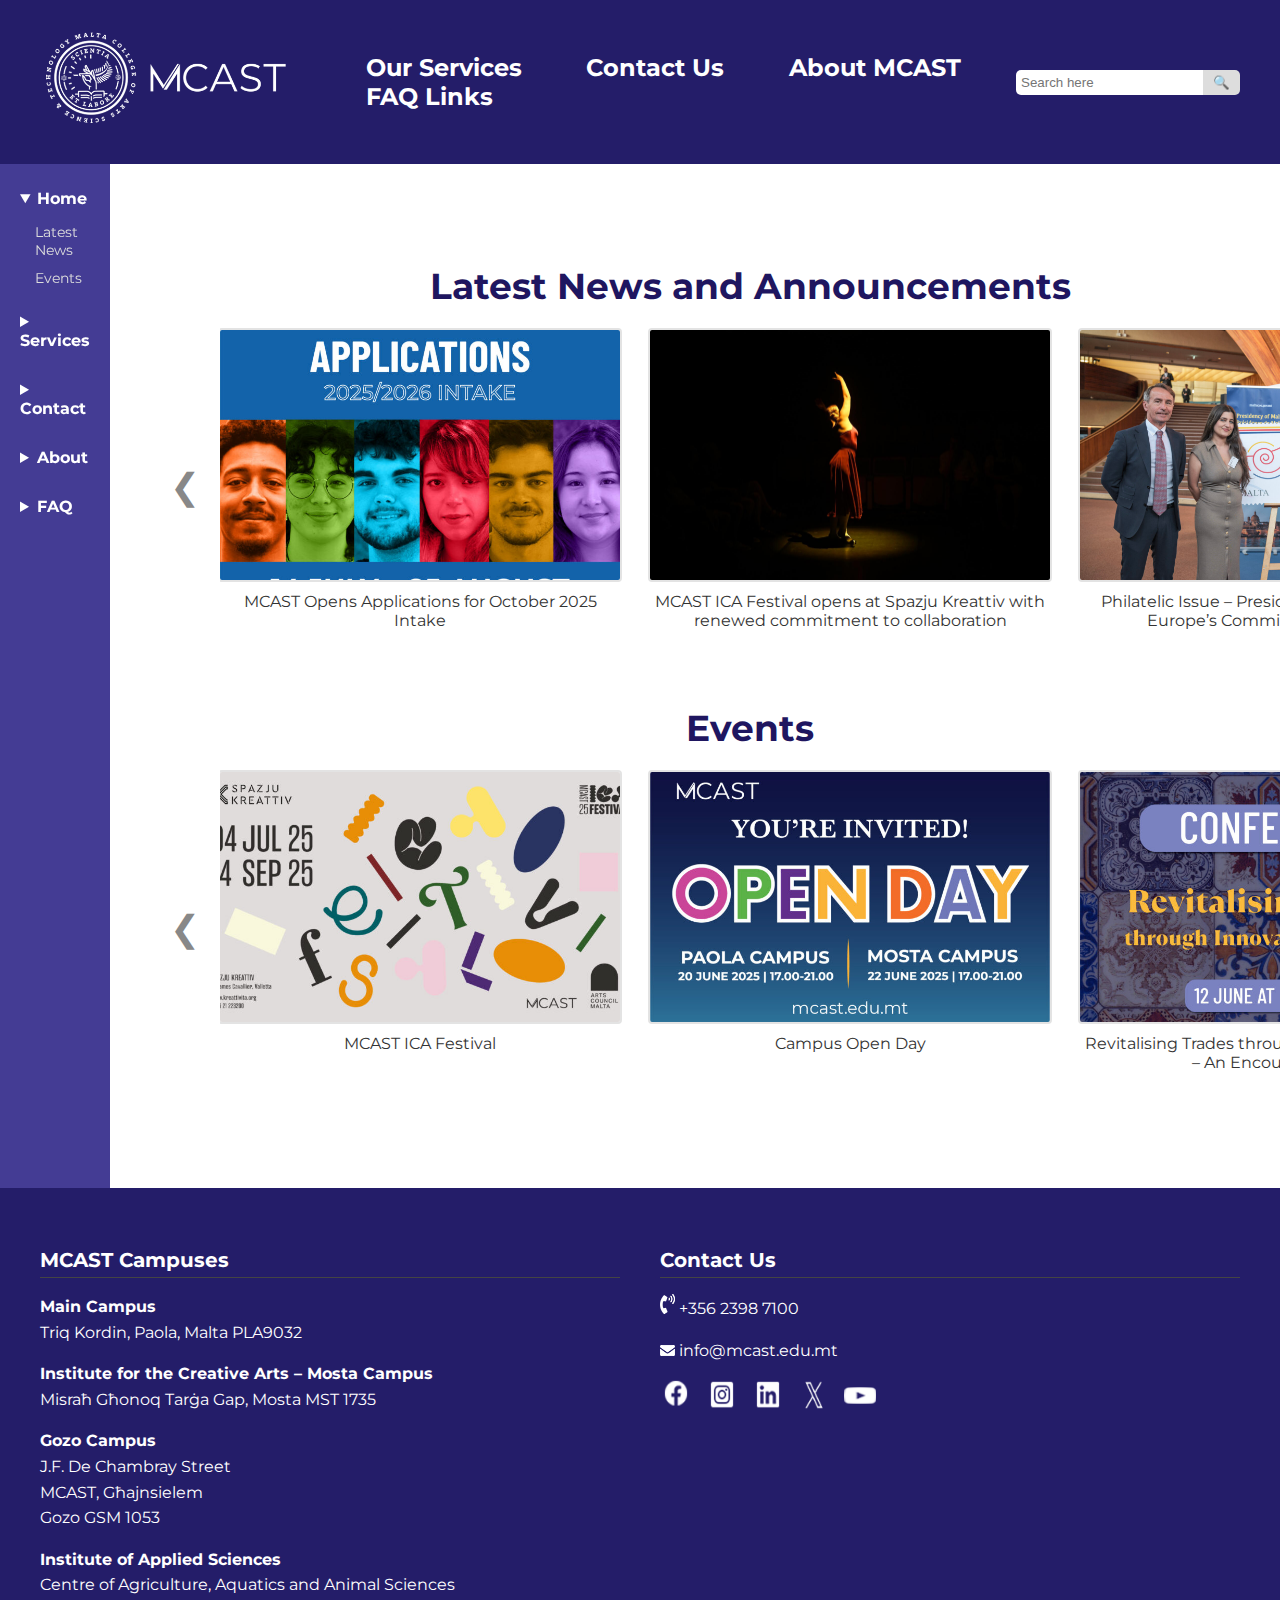
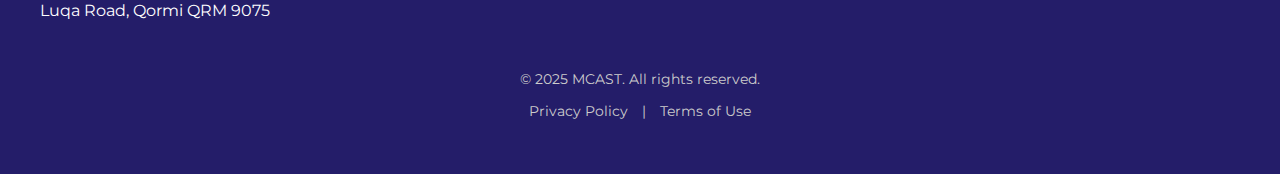
<file: index.html>
<!DOCTYPE html>
<html lang="en">
<head>
    <meta charset="UTF-8">
    <meta name="viewport" content="width=device-width, initial-scale=1.0">
    <title>MCAST - The Malta College of Arts, Science and Technology</title>
    <link rel="stylesheet" href="style.css">
    <link href="https://fonts.googleapis.com/css2?family=Montserrat&display=swap" rel="stylesheet">
</head>



<body>
      <header>
    <div class="top-bar">
      <div class="logo">
       <a href="index.html">
        <img src="/Main/assets/MCASTlogo.png" alt="MCAST Logo">
       </a>
      </div>
      
      <nav class="top-nav">
        <a href="services.html">Our Services</a>
        <a href="contact.html">Contact Us</a>
        <a href="about.html">About MCAST</a>
        <a href="faq.html">FAQ Links</a>
      </nav>
      <div class="search">
        <input type="text" placeholder="Search here">
        <button>🔍</button>
      </div>
    </div>
  </header>

<div class="container">
 <aside class="sidebar">
   <div class="sidebar-content">

  <details open>
    <summary>Home</summary>
    <ul>
      <li><a href="index.html">Latest News</a></li>
      <li><a href="index.html">Events</a></li>
    </ul>
  </details>

  <details>
   <summary>Services</summary>
    <ul>
      <li><a href="services.html">Full-time courses</a></li>
      <li><a href="services.html">Part-time courses</a></li>
      <li><a href="services.html">Apprenticeships</a></li>
      <li><a href="services.html">ERASMUS + Projects and Mobility Office</a></li>
      <li><a href="services.html">Proper Guidance</a></li>
      <li><a href="services.html">Community Service</a></li>
      <li><a href="services.html">Stipends Office</a></li>
      <li><a href="services.html">Applying Online</a></li>
      <li><a href="services.html">More+</a></li>
   </ul>
 </details>

  <details>
    <summary>Contact</summary>
    <ul>
      <li><a href="contact.html">Phone</a></li>
      <li><a href="contact.html">Email</a></li>
    </ul>
  </details>

  <details>
    <summary>About</summary>
    <ul>
      <li><a href="about.html">Our Mission</a></li>
      <li><a href="about.html">Our Team</a></li>
    </ul>
  </details>

  <details>
    <summary>FAQ</summary>
    <ul>
      <li><a href="faq.html">Stipends</a></li>
      <li><a href="faq.html">Applications</a></li>
      <li><a href="faq.html">FAQ list</a></li>
    </ul>
   </details>
  </div>
</aside>


  <main>
    <section class="content-section">
        <h2>Latest News and Announcements</h2>
        <div class="scroll-wrapper">
        <span class="fake-arrow">❮</span>
        <div class="scroll-container no-scrollbar">
            <div class="scroll-item"><img src="assets/news1.jpg" alt="MCAST Opens Applications for October 2025 Intake" class="scroll-image"><p class="caption">MCAST Opens Applications for October 2025 Intake</p></div>
            <div class="scroll-item"><img src="assets/news2.jpg" alt="MCAST ICA Festival opens at Spazju Kreattiv with renewed commitment to collaboration" class="scroll-image"><p class="caption">MCAST ICA Festival opens at Spazju Kreattiv with renewed commitment to collaboration</p></div>
            <div class="scroll-item"><img src="assets/news3.jpg" alt="Philatelic Issue – Presidency of the Council of Europe’s Committee of Ministers." class="scroll-image"><p class="caption">Philatelic Issue – Presidency of the Council of Europe’s Committee of Ministers.</p></div>
            <div class="scroll-item"><img src="assets/news4.jpg" alt="MCAST publishes Edition of MCASTlink dedicated to Wellbeing" class="scroll-image"><p class="caption">MCAST publishes Edition of MCASTlink dedicated to Wellbeing</p></div>
        </div>
        <span class="fake-arrow">❯</span>
        </div>
    </section>

    <section class="content-section">
        <h2>Events</h2>
        <div class="scroll-wrapper">
        <span class="fake-arrow">❮</span>
        <div class="scroll-container no-scrollbar">
            <div class="scroll-item"><img src="assets/events1.jpg" alt="MCAST ICA Festival" class="scroll-image"><p class="caption">MCAST ICA Festival</p></div>
            <div class="scroll-item"><img src="assets/events2.jpg" alt="Campus Open Day" class="scroll-image"><p class="caption">Campus Open Day</p></div>
            <div class="scroll-item"><img src="assets/events3.jpg" alt="Revitalising Trades through Innovation and Skills – An Encounter Event" class="scroll-image"><p class="caption">Revitalising Trades through Innovation and Skills – An Encounter Event</p></div>
            <div class="scroll-item"><img src="assets/events4.jpg" alt="Games4Cure Games Jam" class="scroll-image"><p class="caption">Games4Cure Games Jam</p></div>
        </div>
        <span class="fake-arrow">❯</span>
        </div>
    </section>
</main>
</div>

<footer class="site-footer">
  <div class="footer-container">

    <div class="footer-column">
      <h3>MCAST Campuses</h3>
      <p><strong>Main Campus</strong><br>
      Triq Kordin, Paola, Malta PLA9032</p>

      <p><strong>Institute for the Creative Arts – Mosta Campus</strong><br>
      Misraħ Għonoq Tarġa Gap, Mosta MST 1735</p>

      <p><strong>Gozo Campus</strong><br>
      J.F. De Chambray Street<br>
      MCAST, Għajnsielem<br>
      Gozo GSM 1053</p>

      <p><strong>Institute of Applied Sciences</strong><br>
      Centre of Agriculture, Aquatics and Animal Sciences<br>
      Luqa Road, Qormi QRM 9075</p>
    </div>

    <div class="footer-column">
      <h3>Contact Us</h3>

      <p>
        <img src="assets/phone.png" alt="Phone" class="contact-icon">
        +356 2398 7100
      </p>

      <p>
        <img src="assets/envelope.png" alt="Email" class="contact-icon">
        info@mcast.edu.mt
      </p>

      <div class="footer-icons">
        <a href="https://www.facebook.com/mcastmt" target="_blank" rel="noopener">
         <img src="assets/Facebook.png" alt="Facebook">
        </a>
        <a href="https://www.instagram.com/mcast_malta" target="_blank" rel="noopener">
          <img src="assets/Instagram.png" alt="Instagram">
        </a>
        <a href="https://www.linkedin.com/school/mcast" target="_blank" rel="noopener">
          <img src="assets/LinkedIn.png" alt="LinkedIn">
        </a>
        <a href="https://twitter.com/MCAST_MT" target="_blank" rel="noopener">
          <img src="assets/Twitter-X.png" alt="Twitter-X">
        </a>
        <a href="https://www.youtube.com/@mcastmedia" target="_blank" rel="noopener">
          <img src="assets/Youtube.png" alt="Youtube">
        </a>

      </div>
    </div>

  </div>

  <div class="footer-bottom">
    <p>&copy; 2025 MCAST. All rights reserved.</p>
    <p><a href="#">Privacy Policy</a> | <a href="#">Terms of Use</a></p>
  </div>
</footer>

</body>
</html>
</file>
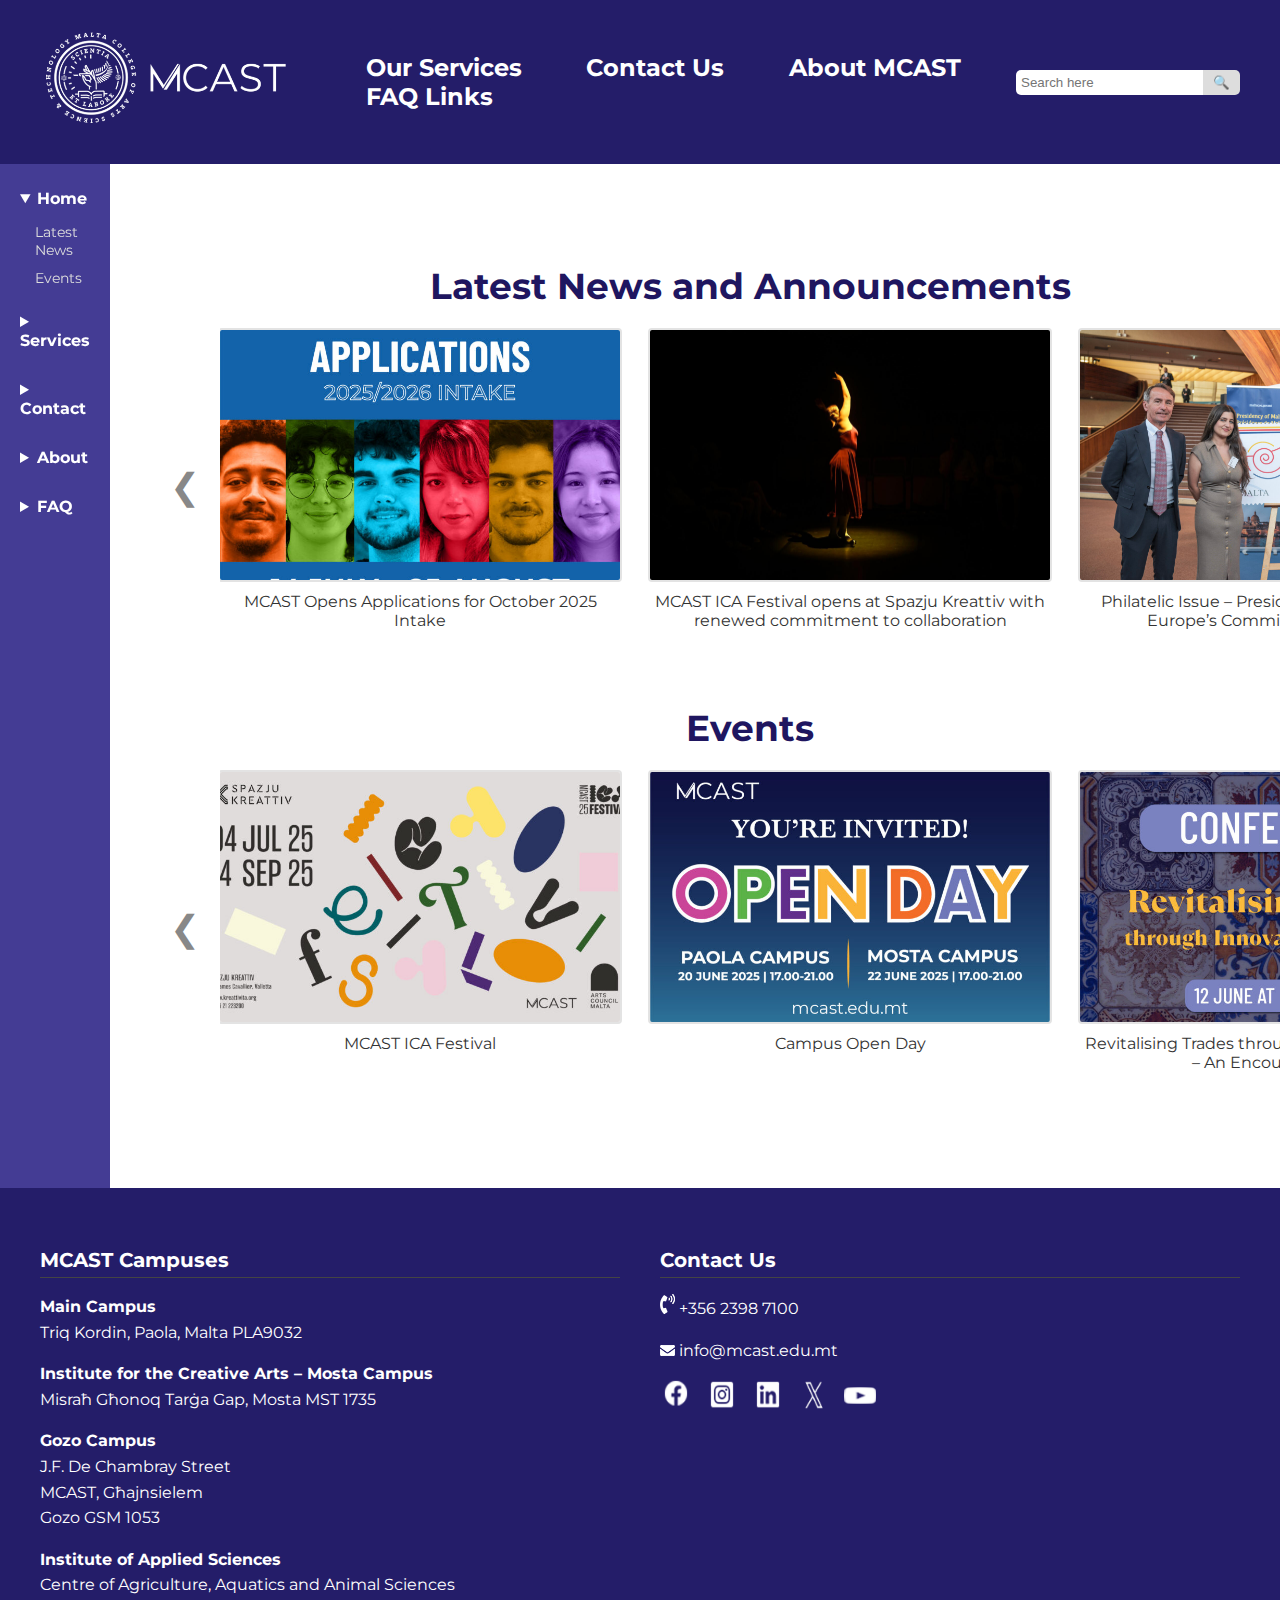
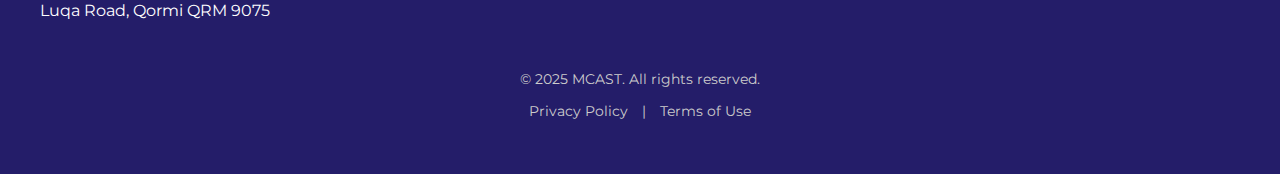
<file: Main/index.html>
<!DOCTYPE html>
<html lang="en">
<head>
    <meta charset="UTF-8">
    <meta name="viewport" content="width=device-width, initial-scale=1.0">
    <title>MCAST - The Malta College of Arts, Science and Technology</title>
    <link rel="stylesheet" href="style.css">
    <link href="https://fonts.googleapis.com/css2?family=Montserrat&display=swap" rel="stylesheet">
</head>



<body>
      <header>
    <div class="top-bar">
      <div class="logo">
       <a href="index.html">
        <img src="assets/MCASTlogo.png" alt="MCAST Logo">
       </a>
      </div>
      
      <nav class="top-nav">
        <a href="services.html">Our Services</a>
        <a href="contact.html">Contact Us</a>
        <a href="about.html">About MCAST</a>
        <a href="faq.html">FAQ Links</a>
      </nav>
      <div class="search">
        <input type="text" placeholder="Search here">
        <button>🔍</button>
      </div>
    </div>
  </header>

<div class="container">
 <aside class="sidebar">
   <div class="sidebar-content">

  <details open>
    <summary>Home</summary>
    <ul>
      <li><a href="index.html">Latest News</a></li>
      <li><a href="index.html">Events</a></li>
    </ul>
  </details>

  <details>
   <summary>Services</summary>
    <ul>
      <li><a href="services.html">Full-time courses</a></li>
      <li><a href="services.html">Part-time courses</a></li>
      <li><a href="services.html">Apprenticeships</a></li>
      <li><a href="services.html">ERASMUS + Projects and Mobility Office</a></li>
      <li><a href="services.html">Proper Guidance</a></li>
      <li><a href="services.html">Community Service</a></li>
      <li><a href="services.html">Stipends Office</a></li>
      <li><a href="services.html">Applying Online</a></li>
      <li><a href="services.html">More+</a></li>
   </ul>
 </details>

  <details>
    <summary>Contact</summary>
    <ul>
      <li><a href="contact.html">Phone</a></li>
      <li><a href="contact.html">Email</a></li>
    </ul>
  </details>

  <details>
    <summary>About</summary>
    <ul>
      <li><a href="about.html">Our Mission</a></li>
      <li><a href="about.html">Our Team</a></li>
    </ul>
  </details>

  <details>
    <summary>FAQ</summary>
    <ul>
      <li><a href="faq.html">Stipends</a></li>
      <li><a href="faq.html">Applications</a></li>
      <li><a href="faq.html">FAQ list</a></li>
    </ul>
   </details>
  </div>
</aside>


  <main>
    <section class="content-section">
        <h2>Latest News and Announcements</h2>
        <div class="scroll-wrapper">
        <span class="fake-arrow">❮</span>
        <div class="scroll-container no-scrollbar">
            <div class="scroll-item"><img src="assets/news1.jpg" alt="MCAST Opens Applications for October 2025 Intake" class="scroll-image"><p class="caption">MCAST Opens Applications for October 2025 Intake</p></div>
            <div class="scroll-item"><img src="assets/news2.jpg" alt="MCAST ICA Festival opens at Spazju Kreattiv with renewed commitment to collaboration" class="scroll-image"><p class="caption">MCAST ICA Festival opens at Spazju Kreattiv with renewed commitment to collaboration</p></div>
            <div class="scroll-item"><img src="assets/news3.jpg" alt="Philatelic Issue – Presidency of the Council of Europe’s Committee of Ministers." class="scroll-image"><p class="caption">Philatelic Issue – Presidency of the Council of Europe’s Committee of Ministers.</p></div>
            <div class="scroll-item"><img src="assets/news4.jpg" alt="MCAST publishes Edition of MCASTlink dedicated to Wellbeing" class="scroll-image"><p class="caption">MCAST publishes Edition of MCASTlink dedicated to Wellbeing</p></div>
        </div>
        <span class="fake-arrow">❯</span>
        </div>
    </section>

    <section class="content-section">
        <h2>Events</h2>
        <div class="scroll-wrapper">
        <span class="fake-arrow">❮</span>
        <div class="scroll-container no-scrollbar">
            <div class="scroll-item"><img src="assets/events1.jpg" alt="MCAST ICA Festival" class="scroll-image"><p class="caption">MCAST ICA Festival</p></div>
            <div class="scroll-item"><img src="assets/events2.jpg" alt="Campus Open Day" class="scroll-image"><p class="caption">Campus Open Day</p></div>
            <div class="scroll-item"><img src="assets/events3.jpg" alt="Revitalising Trades through Innovation and Skills – An Encounter Event" class="scroll-image"><p class="caption">Revitalising Trades through Innovation and Skills – An Encounter Event</p></div>
            <div class="scroll-item"><img src="assets/events4.jpg" alt="Games4Cure Games Jam" class="scroll-image"><p class="caption">Games4Cure Games Jam</p></div>
        </div>
        <span class="fake-arrow">❯</span>
        </div>
    </section>
</main>
</div>

<footer class="site-footer">
  <div class="footer-container">

    <div class="footer-column">
      <h3>MCAST Campuses</h3>
      <p><strong>Main Campus</strong><br>
      Triq Kordin, Paola, Malta PLA9032</p>

      <p><strong>Institute for the Creative Arts – Mosta Campus</strong><br>
      Misraħ Għonoq Tarġa Gap, Mosta MST 1735</p>

      <p><strong>Gozo Campus</strong><br>
      J.F. De Chambray Street<br>
      MCAST, Għajnsielem<br>
      Gozo GSM 1053</p>

      <p><strong>Institute of Applied Sciences</strong><br>
      Centre of Agriculture, Aquatics and Animal Sciences<br>
      Luqa Road, Qormi QRM 9075</p>
    </div>

    <div class="footer-column">
      <h3>Contact Us</h3>

      <p>
        <img src="assets/phone.png" alt="Phone" class="contact-icon">
        +356 2398 7100
      </p>

      <p>
        <img src="assets/envelope.png" alt="Email" class="contact-icon">
        info@mcast.edu.mt
      </p>

      <div class="footer-icons">
        <a href="https://www.facebook.com/mcastmt" target="_blank" rel="noopener">
         <img src="assets/Facebook.png" alt="Facebook">
        </a>
        <a href="https://www.instagram.com/mcast_malta" target="_blank" rel="noopener">
          <img src="assets/Instagram.png" alt="Instagram">
        </a>
        <a href="https://www.linkedin.com/school/mcast" target="_blank" rel="noopener">
          <img src="assets/LinkedIn.png" alt="LinkedIn">
        </a>
        <a href="https://twitter.com/MCAST_MT" target="_blank" rel="noopener">
          <img src="assets/Twitter-X.png" alt="Twitter-X">
        </a>
        <a href="https://www.youtube.com/@mcastmedia" target="_blank" rel="noopener">
          <img src="assets/Youtube.png" alt="Youtube">
        </a>

      </div>
    </div>

  </div>

  <div class="footer-bottom">
    <p>&copy; 2025 MCAST. All rights reserved.</p>
    <p><a href="#">Privacy Policy</a> | <a href="#">Terms of Use</a></p>
  </div>
</footer>

</body>
</html>
</file>
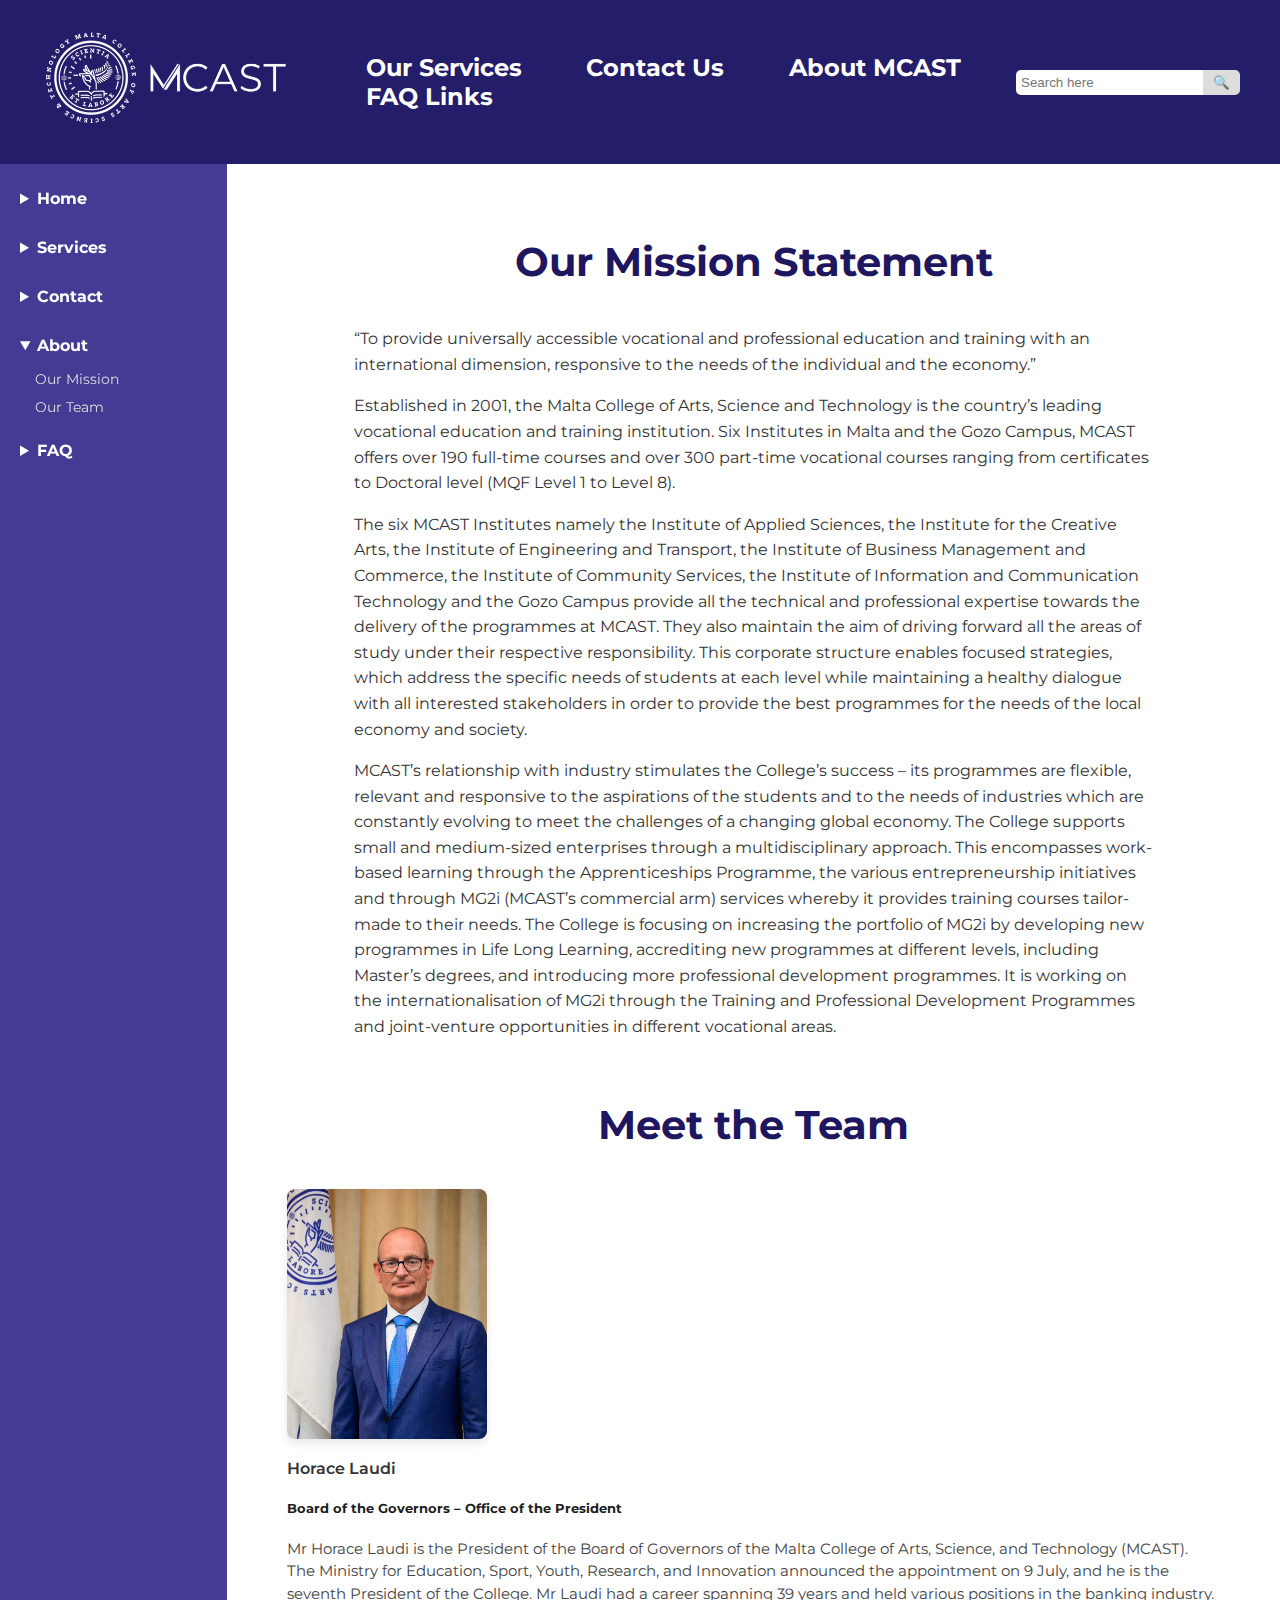
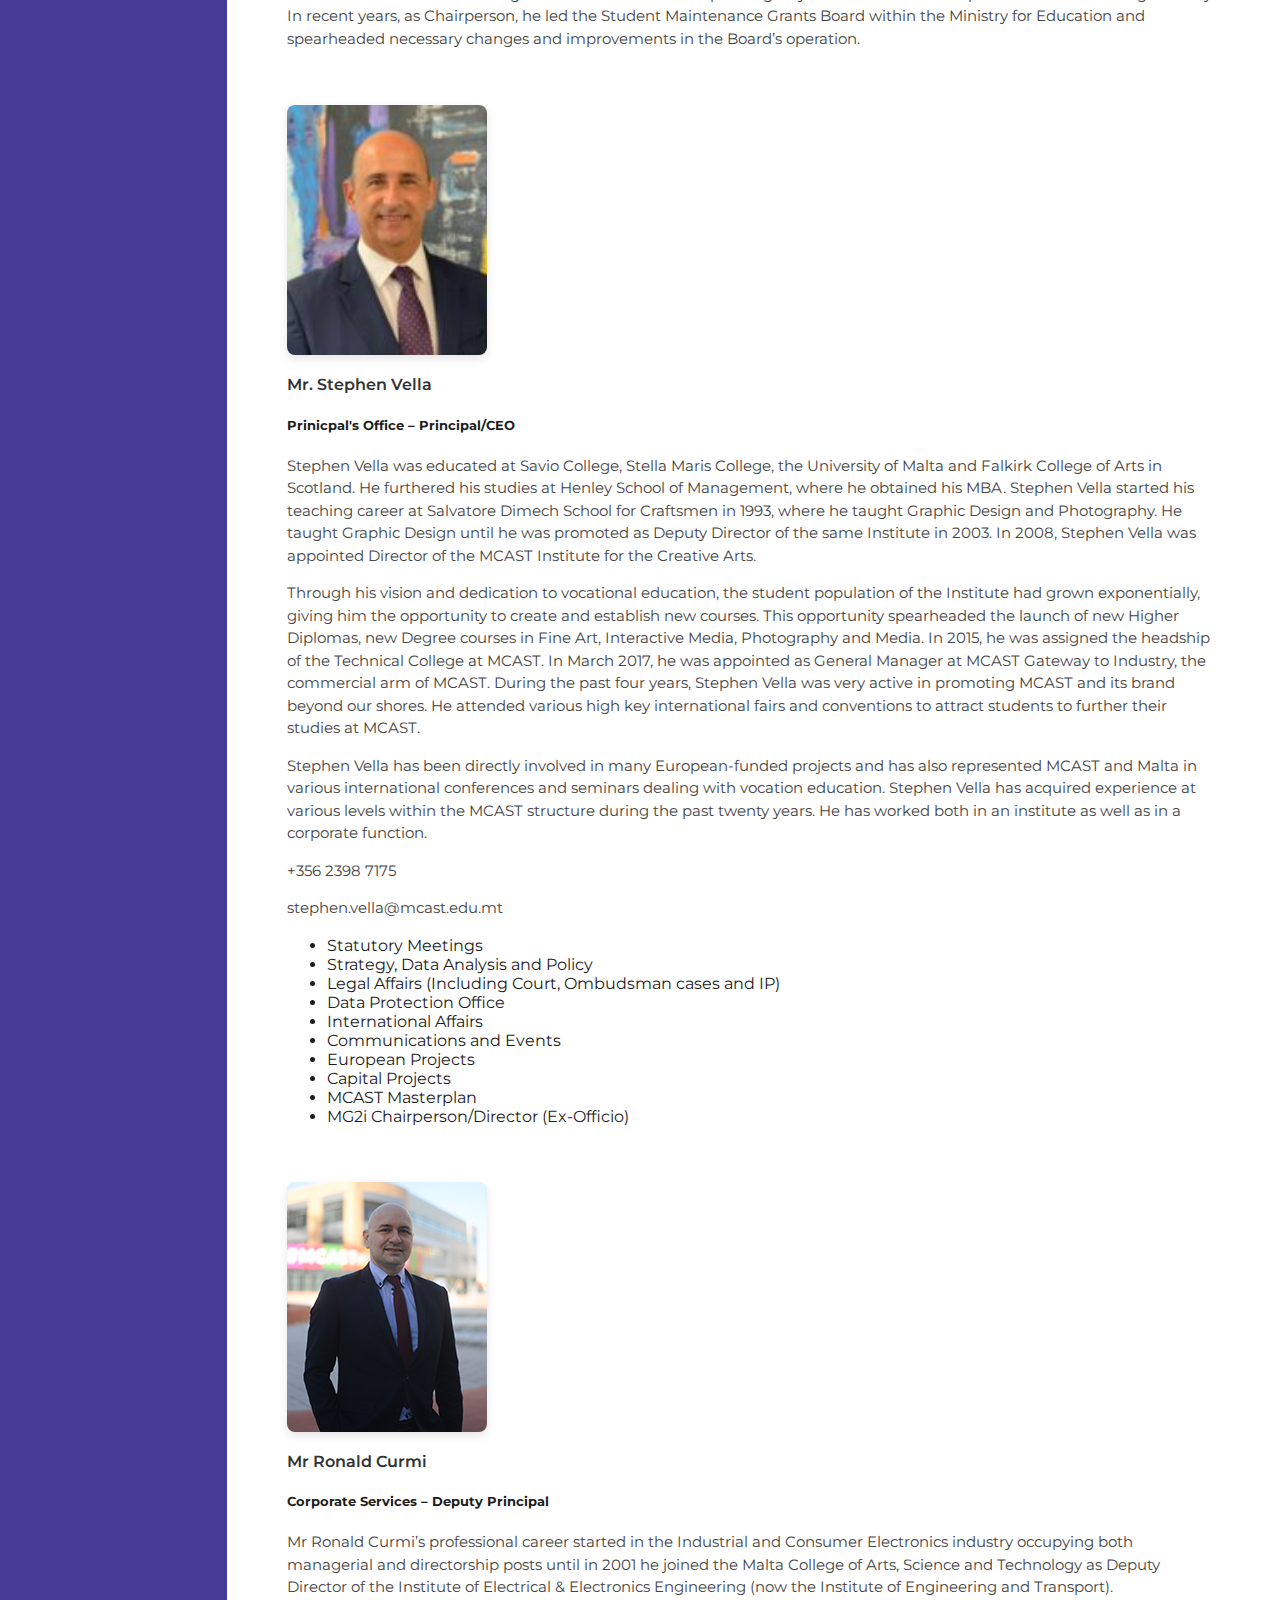
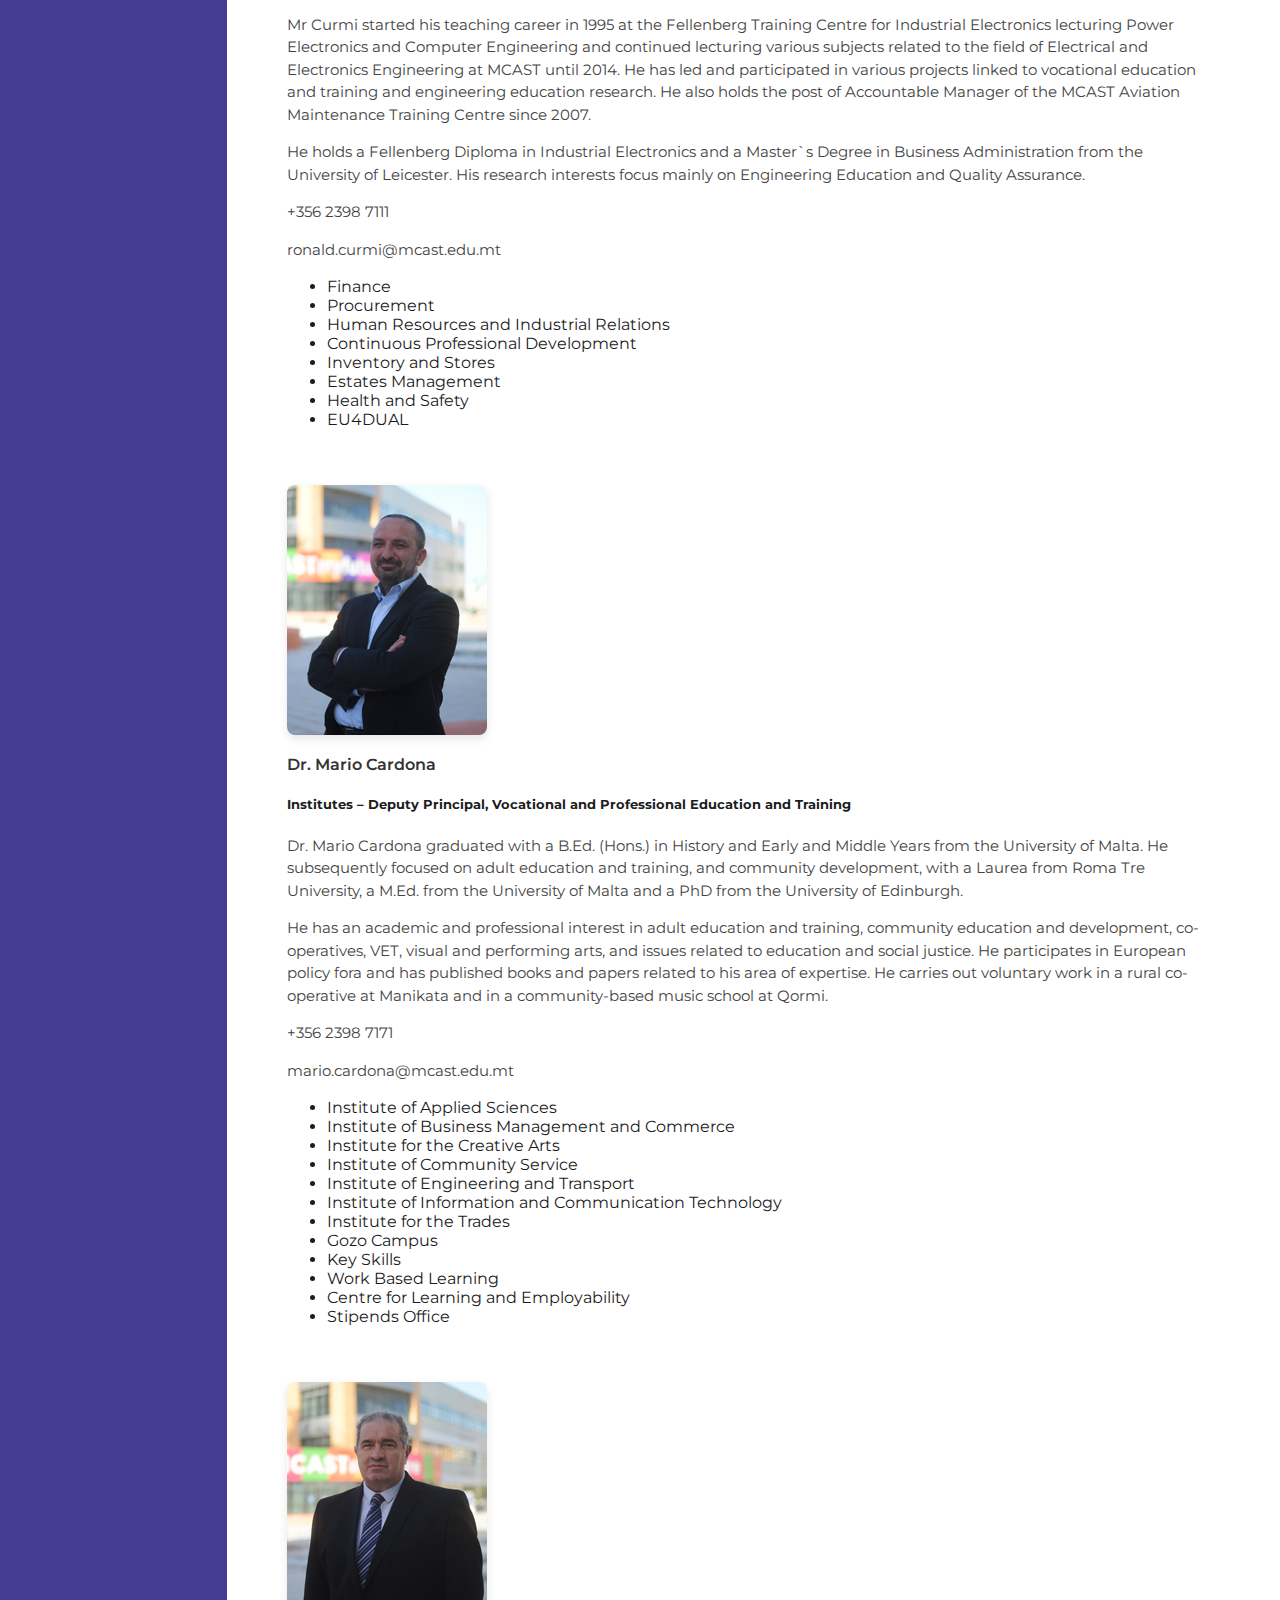
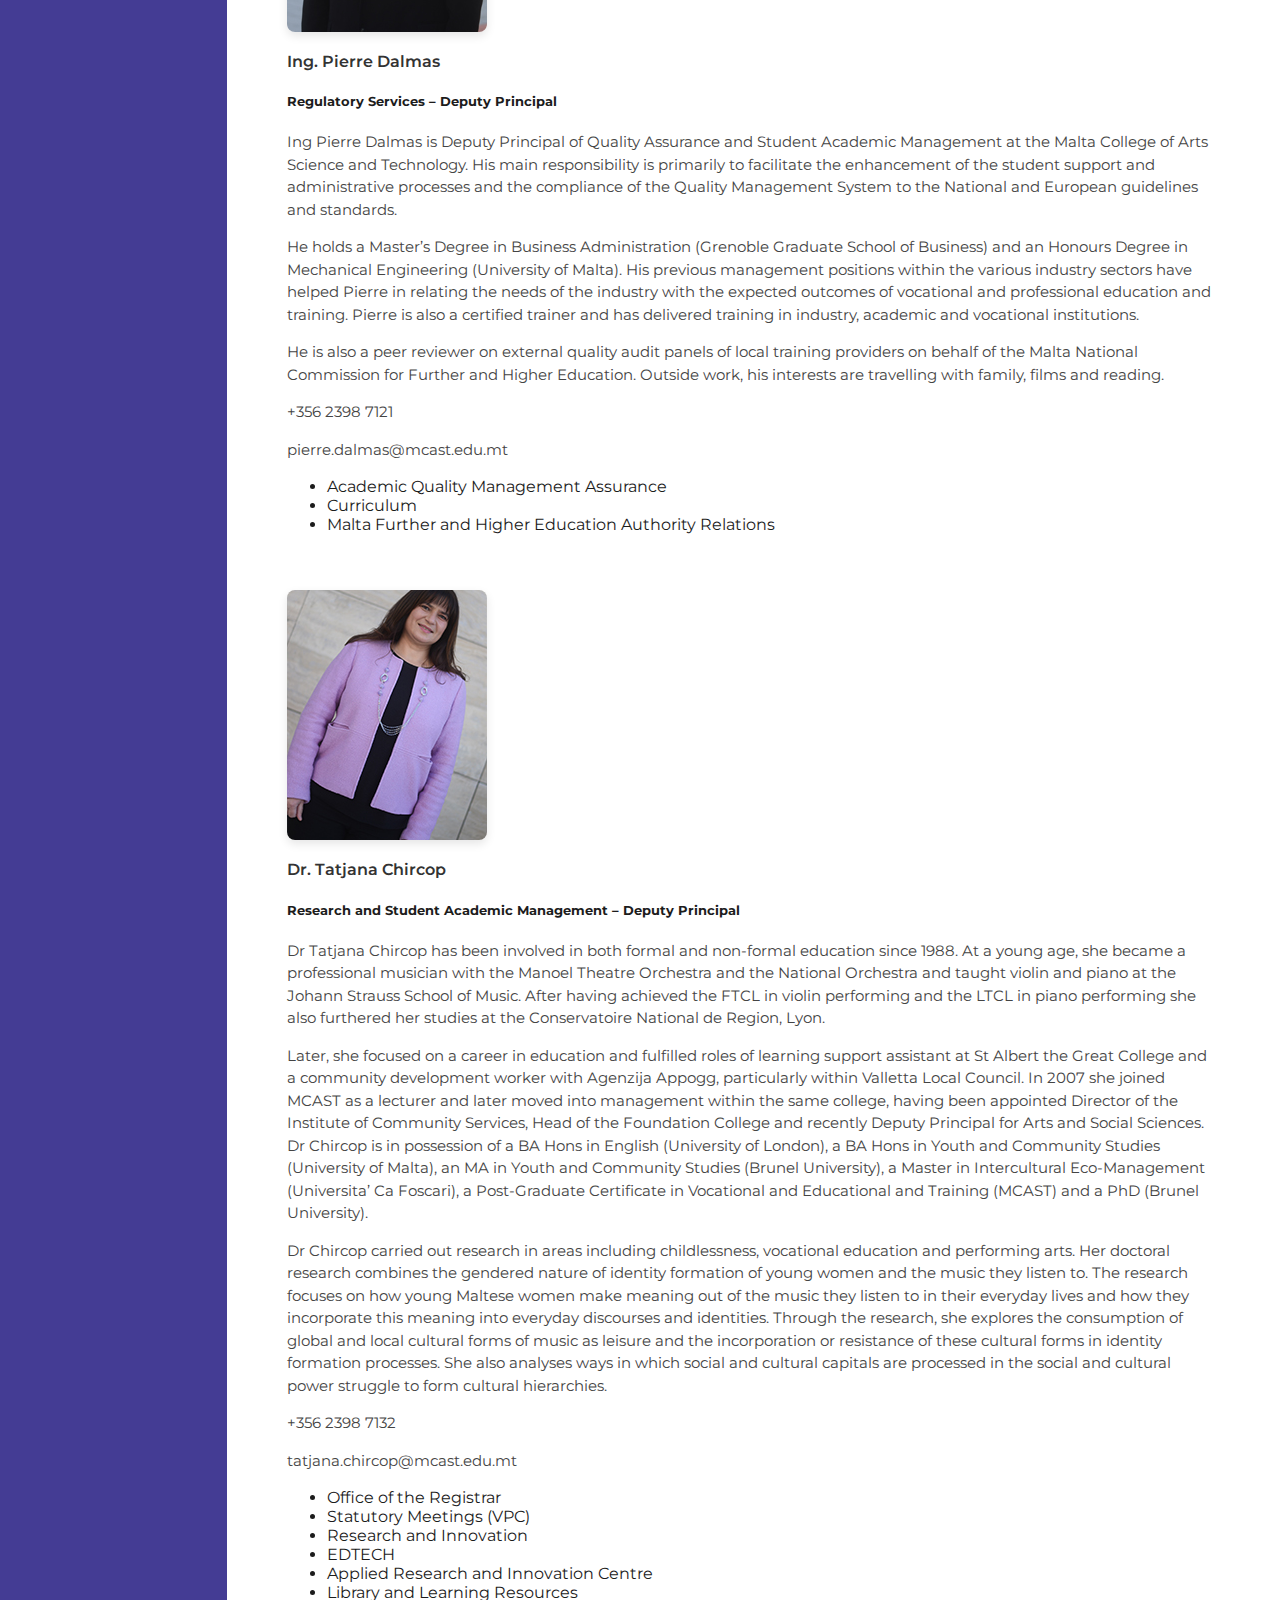
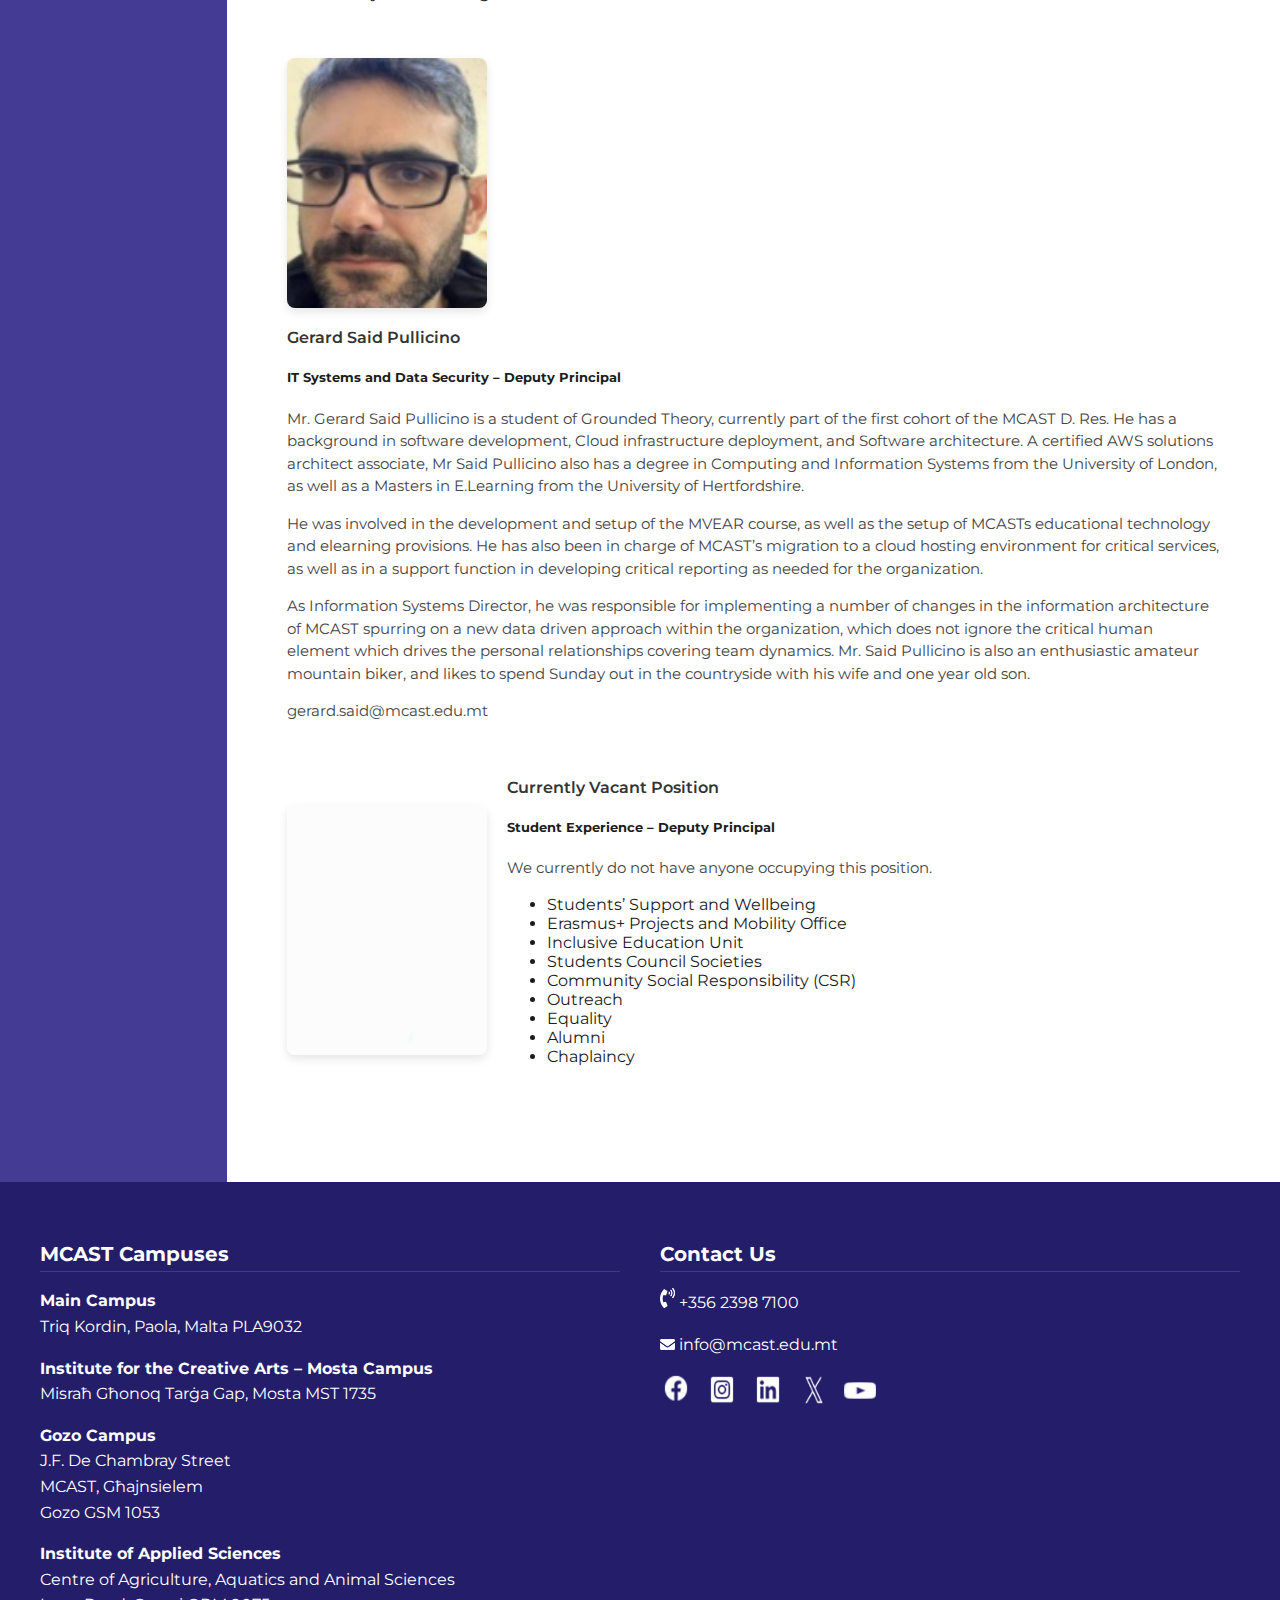
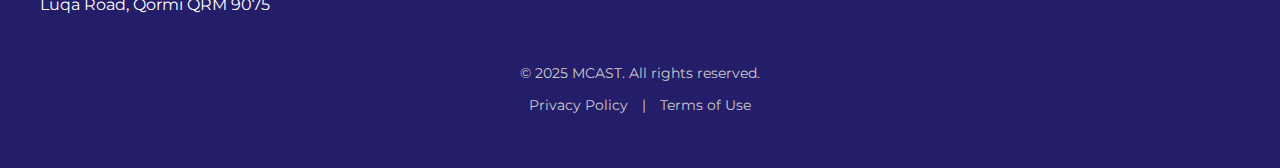
<file: about.html>
<!DOCTYPE html>
<html lang="en">
<head>
  <meta charset="UTF-8">
  <meta name="viewport" content="width=device-width, initial-scale=1.0">
  <title>MCAST - The Malta College of Arts, Science and Technology</title>
  <link rel="stylesheet" href="style.css">
  <link href="https://fonts.googleapis.com/css2?family=Montserrat&display=swap" rel="stylesheet">
</head>



<body>
  <header>
    <div class="top-bar">
      <div class="logo">
       <a href="index.html">
        <img src="MCAST logo.png" alt="MCAST Logo">
       </a>
      </div>
      
      <nav class="top-nav">
        <a href="services.html">Our Services</a>
        <a href="contact.html">Contact Us</a>
        <a href="about.html">About MCAST</a>
        <a href="faq.html">FAQ Links</a>
      </nav>
      <div class="search">
        <input type="text" placeholder="Search here">
        <button>🔍</button>
      </div>
    </div>
  </header>

<div class="container">
 <aside class="sidebar">
   <div class="sidebar-content">

  <details>
    <summary>Home</summary>
    <ul>
      <li><a href="index.html">Latest News</a></li>
      <li><a href="index.html">Events</a></li>
    </ul>
  </details>

  <details>
   <summary>Services</summary>
    <ul>
      <li><a href="services.html">Full-time courses</a></li>
      <li><a href="services.html">Part-time courses</a></li>
      <li><a href="services.html">Apprenticeships</a></li>
      <li><a href="services.html">ERASMUS + Projects and Mobility Office</a></li>
      <li><a href="services.html">Proper Guidance</a></li>
      <li><a href="services.html">Community Service</a></li>
      <li><a href="services.html">Stipends Office</a></li>
      <li><a href="services.html">Applying Online</a></li>
      <li><a href="services.html">More+</a></li>
   </ul>
 </details>

  <details>
    <summary>Contact</summary>
    <ul>
      <li><a href="contact.html">Phone</a></li>
      <li><a href="contact.html">Email</a></li>
    </ul>
  </details>

  <details open>
    <summary>About</summary>
    <ul>
      <li><a href="about.html">Our Mission</a></li>
      <li><a href="about.html">Our Team</a></li>
    </ul>
  </details>

  <details>
    <summary>FAQ</summary>
    <ul>
      <li><a href="faq.html">Stipends</a></li>
      <li><a href="faq.html">Applications</a></li>
      <li><a href="faq.html">FAQ list</a></li>
    </ul>
   </details>
  </div>
</aside>
    <main>

      <section class="about-intro">
        <h2>Our Mission Statement</h2>
        <p>“To provide universally accessible vocational and professional education and training with an international dimension, responsive to the needs of the individual and the economy.”</p>
        <p>Established in 2001, the Malta College of Arts, Science and Technology is the country’s leading vocational education and training institution.  Six Institutes in Malta and the Gozo Campus, MCAST offers over 190 full-time courses and over 300 part-time vocational courses ranging from certificates to Doctoral level (MQF Level 1 to Level 8).</p>
        <p>The six MCAST  Institutes namely the Institute of Applied Sciences, the Institute for the Creative Arts, the Institute of Engineering and Transport, the Institute of Business Management and Commerce, the Institute of Community Services, the Institute of Information and Communication Technology and the Gozo Campus provide all the technical and professional expertise towards the delivery of the programmes at MCAST. They also maintain the aim of driving forward all the areas of study under their respective responsibility. This corporate structure enables focused strategies, which address the specific needs of students at each level while maintaining a healthy dialogue with all interested stakeholders in order to provide the best programmes for the needs of the local economy and society.</p>
        <p>MCAST’s relationship with industry stimulates the College’s success – its programmes are flexible, relevant and responsive to the aspirations of the students and to the needs of industries which are constantly evolving to meet the challenges of a changing global economy. The College supports small and medium-sized enterprises through a multidisciplinary approach. This encompasses work-based learning through the Apprenticeships Programme, the various entrepreneurship initiatives and through MG2i (MCAST’s commercial arm) services whereby it provides training courses tailor-made to their needs. The College is focusing on increasing the portfolio of MG2i by developing new programmes in Life Long Learning, accrediting new programmes at different levels, including Master’s degrees, and introducing more professional development programmes. It is working on the internationalisation of MG2i through the Training and Professional Development Programmes and joint-venture opportunities in different vocational areas.</p>
      </section>


<section class="team-section">
  <h2>Meet the Team</h2>

    <div class="team-member">
      <img src="Horace.jpg" alt="Horace Laudi">
      <div class="team-info">
        <h4>Horace Laudi</h4>
        <h5>Board of the Governors – Office of the President</h5>
        <p>Mr Horace Laudi is the President of the Board of Governors of the Malta College of Arts, Science, and Technology (MCAST). The Ministry for Education, Sport, Youth, Research, and Innovation announced the appointment on 9 July, and he is the seventh President of the College.
            Mr Laudi had a career spanning 39 years and held various positions in the banking industry. In recent years, as Chairperson, he led the Student Maintenance Grants Board within the Ministry for Education and spearheaded necessary changes and improvements in the Board’s operation.</p>
      </div>
    </div>

    <div class="team-member">
      <img src="Stephen.jpeg" alt="Stephen Vella">
      <div class="team-info">
        <h4>Mr. Stephen Vella</h4>
        <h5>Prinicpal's Office – Principal/CEO</h5>
        <p>Stephen Vella was educated at Savio College, Stella Maris College, the University of Malta and Falkirk College of Arts in Scotland. He furthered his studies at Henley School of Management, where he obtained his MBA.
            Stephen Vella started his teaching career at Salvatore Dimech School for Craftsmen in 1993, where he taught Graphic Design and Photography. He taught Graphic Design until he was promoted as Deputy Director of the same Institute in 2003. In 2008, Stephen Vella was appointed Director of the MCAST Institute for the Creative Arts.</p>
        <p>Through his vision and dedication to vocational education, the student population of the Institute had grown exponentially, giving him the opportunity to create and establish new courses. This opportunity spearheaded the launch of new Higher Diplomas, new Degree courses in Fine Art, Interactive Media, Photography and Media.
            In 2015, he was assigned the headship of the Technical College at MCAST. In March 2017, he was appointed as General Manager at MCAST Gateway to Industry, the commercial arm of MCAST. During the past four years, Stephen Vella was very active in promoting MCAST and its brand beyond our shores. He attended various high key international fairs and conventions to attract students to further their studies at MCAST.</p>
        <p>Stephen Vella has been directly involved in many European-funded projects and has also represented MCAST and Malta in various international conferences and seminars dealing with vocation education. Stephen Vella has acquired experience at various levels within the MCAST structure during the past twenty years. He has worked both in an institute as well as in a corporate function.</p>

        <p>+356 2398 7175</p>
        <p>stephen.vella@mcast.edu.mt</p>
        <p>
            <ul>
              <li>Statutory Meetings</li>
              <li>Strategy, Data Analysis and Policy</li>
              <li>Legal Affairs (Including Court, Ombudsman cases and IP)</li>
              <li>Data Protection Office</li>
              <li>International Affairs</li>
              <li>Communications and Events</li>
              <li>European Projects</li>
              <li>Capital Projects</li>
              <li>MCAST Masterplan</li>
              <li>MG2i Chairperson/Director (Ex-Officio)</li>
            </ul>
        </p>
      </div>
    </div>

    <div class="team-member">
      <img src="Ronald.jpg" alt="Ronald Curmi">
      <div class="team-info">
        <h4>Mr Ronald Curmi</h4> <!-- New header added above name/title -->
        <h5>Corporate Services – Deputy Principal</h5>
        <p>Mr Ronald Curmi’s professional career started in the Industrial and Consumer Electronics industry occupying both managerial and directorship posts until in 2001 he joined the Malta College of Arts, Science and Technology as Deputy Director of the Institute of Electrical & Electronics Engineering (now the Institute of Engineering and Transport).</p>
        <p>Mr Curmi started his teaching career in 1995 at the Fellenberg Training Centre for Industrial Electronics lecturing Power Electronics and Computer Engineering and continued lecturing various subjects related to the field of Electrical and Electronics Engineering at MCAST until 2014. He has led and participated in various projects linked to vocational education and training and engineering education research. He also holds the post of Accountable Manager of the MCAST Aviation Maintenance Training Centre since 2007.</p>
        <p>He holds a Fellenberg Diploma in Industrial Electronics and a Master`s Degree in Business Administration from the University of Leicester. His research interests focus mainly on Engineering Education and Quality Assurance.</p>

        <p>+356 2398 7111</p>
        <p>ronald.curmi@mcast.edu.mt</p>
        <p>
            <ul>
              <li>Finance</li>
              <li>Procurement</li>
              <li>Human Resources and Industrial Relations</li>
              <li>Continuous Professional Development</li>
              <li>Inventory and Stores</li>
              <li>Estates Management</li>
              <li>Health and Safety</li>
              <li>EU4DUAL</li>
            </ul>
        </p>
      </div>
    </div>

    <div class="team-member">
      <img src="Mario.jpg" alt="Mario Cardona">
      <div class="team-info">
        <h4>Dr. Mario Cardona</h4>
        <h5>Institutes – Deputy Principal, Vocational and Professional Education and Training</h5>
        <p>Dr. Mario Cardona graduated with a B.Ed. (Hons.) in History and Early and Middle Years from the University of Malta. He subsequently focused on adult education and training, and community development, with a Laurea from Roma Tre University, a M.Ed. from the University of Malta and a PhD from the University of Edinburgh.</p>
        <p>He has an academic and professional interest in adult education and training, community education and development, co-operatives, VET, visual and performing arts, and issues related to education and social justice. He participates in European policy fora and has published books and papers related to his area of expertise. He carries out voluntary work in a rural co-operative at Manikata and in a community-based music school at Qormi.</p>
        <p>+356 2398 7171</p>
        <p>mario.cardona@mcast.edu.mt</p>
        <p>
            <ul>
              <li>Institute of Applied Sciences</li>
              <li>Institute of Business Management and Commerce</li>
              <li>Institute for the Creative Arts</li>
              <li>Institute of Community Service</li>
              <li>Institute of Engineering and Transport</li>
              <li>Institute of Information and Communication Technology</li>
              <li>Institute for the Trades</li>
              <li>Gozo Campus</li>
              <li>Key Skills</li>
              <li>Work Based Learning</li>
              <li>Centre for Learning and Employability</li>
              <li>Stipends Office</li>
            </ul>
        </p>
      </div>
    </div>

    <div class="team-member">
      <img src="Pierre.jpg" alt="Pierre Dalmas">
      <div class="team-info">
        <h4>Ing. Pierre Dalmas</h4>
        <h5>Regulatory Services – Deputy Principal</h5>
        <p>Ing Pierre Dalmas is Deputy Principal of Quality Assurance and Student Academic Management at the Malta College of Arts Science and Technology. His main responsibility is primarily to facilitate the enhancement of the student support and administrative processes and the compliance of the Quality Management System to the National and European guidelines and standards.</p>
        <p>He holds a Master’s Degree in Business Administration (Grenoble Graduate School of Business) and an Honours Degree in Mechanical Engineering (University of Malta). His previous management positions within the various industry sectors have helped Pierre in relating the needs of the industry with the expected outcomes of vocational and professional education and training. Pierre is also a certified trainer and has delivered training in industry, academic and vocational institutions.</p>
        <p>He is also a peer reviewer on external quality audit panels of local training providers on behalf of the Malta National Commission for Further and Higher Education. Outside work, his interests are travelling with family, films and reading.</p>
        <p>+356 2398 7121</p>
        <p>pierre.dalmas@mcast.edu.mt</p>
        <p>
            <ul>
              <li>Academic Quality Management Assurance</li>
              <li>Curriculum</li>
              <li>Malta Further and Higher Education Authority Relations</li>
            </ul>
        </p>
      </div>
    </div>

    <div class="team-member">
      <img src="Tatjana.jpg" alt="Tatjana Chircop 1">
      <div class="team-info">
        <h4>Dr. Tatjana Chircop</h4>
        <h5>Research and Student Academic Management – Deputy Principal</h5>
        <p>Dr Tatjana Chircop has been involved in both formal and non-formal education since 1988. At a young age, she became a professional musician with the Manoel Theatre Orchestra and the National Orchestra and taught violin and piano at the Johann Strauss School of Music. After having achieved the FTCL in violin performing and the LTCL in piano performing she also furthered her studies at the Conservatoire National de Region, Lyon.</p>
        <p>Later, she focused on a career in education and fulfilled roles of learning support assistant at St Albert the Great College and a community development worker with Agenzija Appogg, particularly within Valletta Local Council. In 2007 she joined MCAST as a lecturer and later moved into management within the same college, having been appointed Director of the Institute of Community Services, Head of the Foundation College and recently Deputy Principal for Arts and Social Sciences. Dr Chircop is in possession of a BA Hons in English (University of London), a BA Hons in Youth and Community Studies (University of Malta), an MA in Youth and Community Studies (Brunel University), a Master in Intercultural Eco-Management (Universita’ Ca Foscari), a Post-Graduate Certificate in Vocational and Educational and Training (MCAST) and a PhD (Brunel University).</p>
        <p>Dr Chircop carried out research in areas including childlessness, vocational education and performing arts. Her doctoral research combines the gendered nature of identity formation of young women and the music they listen to. The research focuses on how young Maltese women make meaning out of the music they listen to in their everyday lives and how they incorporate this meaning into everyday discourses and identities. Through the research, she explores the consumption of global and local cultural forms of music as leisure and the incorporation or resistance of these cultural forms in identity formation processes. She also analyses ways in which social and cultural capitals are processed in the social and cultural power struggle to form cultural hierarchies.</p>
        <p>+356 2398 7132</p>
        <p>tatjana.chircop@mcast.edu.mt</p>
        <p>
            <ul>
              <li>Office of the Registrar</li>
              <li>Statutory Meetings (VPC)</li>
              <li>Research and Innovation</li>
              <li>EDTECH</li>
              <li>Applied Research and Innovation Centre</li>
              <li>Library and Learning Resources</li>
            </ul>
        </p>
      </div>
    </div>


    <div class="team-member">
      <img src="Gerard.png" alt="Gerard Said Pullicino">
      <div class="team-info">
        <h4>Gerard Said Pullicino</h4>
        <h5>IT Systems and Data Security – Deputy Principal</h5>
        <p>Mr. Gerard Said Pullicino is a student of Grounded Theory, currently part of the first cohort of the MCAST D. Res. He has a background in software development, Cloud infrastructure deployment, and Software architecture. A certified AWS solutions architect associate, Mr Said Pullicino also has a degree in Computing and Information Systems from the University of London, as well as a Masters in E.Learning from the University of Hertfordshire.</p>
        <p> He was involved in the development and setup of the MVEAR course, as well as the setup of MCASTs educational technology and elearning provisions. He has also been in charge of MCAST’s migration to a cloud hosting environment for critical services, as well as in a support function in developing critical reporting as needed for the organization.</p>
        <p>As Information Systems Director, he was responsible for implementing a number of changes in the information architecture of MCAST spurring on a new data driven approach within the organization, which does not ignore the critical human element which drives the personal relationships covering team dynamics. Mr. Said Pullicino is also an enthusiastic amateur mountain biker, and likes to spend Sunday out in the countryside with his wife and one year old son.</p>
        <p>gerard.said@mcast.edu.mt</p>
      </div>
    </div>

    <div class="team-member">
      <img src="blank.jpg" alt="Vacant">
      <div class="team-info">
        <h4>Currently Vacant Position</h4>
        <h5>Student Experience – Deputy Principal</h5>
        <p>We currently do not have anyone occupying this position.</p>
        <p>
            <ul>
              <li>Students’ Support and Wellbeing</li>
              <li>Erasmus+ Projects and Mobility Office</li>
              <li>Inclusive Education Unit</li>
              <li>Students Council Societies</li>
              <li>Community Social Responsibility (CSR)</li>
              <li>Outreach</li>
              <li>Equality</li>
              <li>Alumni</li>
              <li>Chaplaincy</li>
            </ul>

        </p>
      </div>
    </div>

    </section>

</main>
  </div>


<footer class="site-footer">
  <div class="footer-container">

    <!-- Column 1: Campuses -->
    <div class="footer-column">
      <h3>MCAST Campuses</h3>
      <p><strong>Main Campus</strong><br>
      Triq Kordin, Paola, Malta PLA9032</p>

      <p><strong>Institute for the Creative Arts – Mosta Campus</strong><br>
      Misraħ Għonoq Tarġa Gap, Mosta MST 1735</p>

      <p><strong>Gozo Campus</strong><br>
      J.F. De Chambray Street<br>
      MCAST, Għajnsielem<br>
      Gozo GSM 1053</p>

      <p><strong>Institute of Applied Sciences</strong><br>
      Centre of Agriculture, Aquatics and Animal Sciences<br>
      Luqa Road, Qormi QRM 9075</p>
    </div>

    <!-- Column 2: Contact and Icons -->
    <div class="footer-column">
      <h3>Contact Us</h3>

      <p>
        <img src="phone.png" alt="Phone" class="contact-icon">
        +356 2398 7100
      </p>

      <p>
        <img src="envelope.png" alt="Email" class="contact-icon">
        info@mcast.edu.mt
      </p>

      <div class="footer-icons">
        <a href="https://www.facebook.com/mcastmt" target="_blank" rel="noopener">
         <img src="Facebook.png" alt="Facebook">
        </a>
        <a href="https://www.instagram.com/mcast_malta" target="_blank" rel="noopener">
          <img src="Instagram.png" alt="Instagram">
        </a>
        <a href="https://www.linkedin.com/school/mcast" target="_blank" rel="noopener">
          <img src="LinkedIn.png" alt="LinkedIn">
        </a>
        <a href="https://twitter.com/MCAST_MT" target="_blank" rel="noopener">
          <img src="Twitter-X.png" alt="Twitter-X">
        </a>
        <a href="https://www.youtube.com/@mcastmedia" target="_blank" rel="noopener">
          <img src="Youtube.png" alt="Youtube">
        </a>

      </div>
    </div>

  </div>

  <!-- Bottom bar -->
  <div class="footer-bottom">
    <p>&copy; 2025 MCAST. All rights reserved.</p>
    <p><a href="#">Privacy Policy</a> | <a href="#">Terms of Use</a></p>
  </div>
</footer>




</body>
</html>
</file>
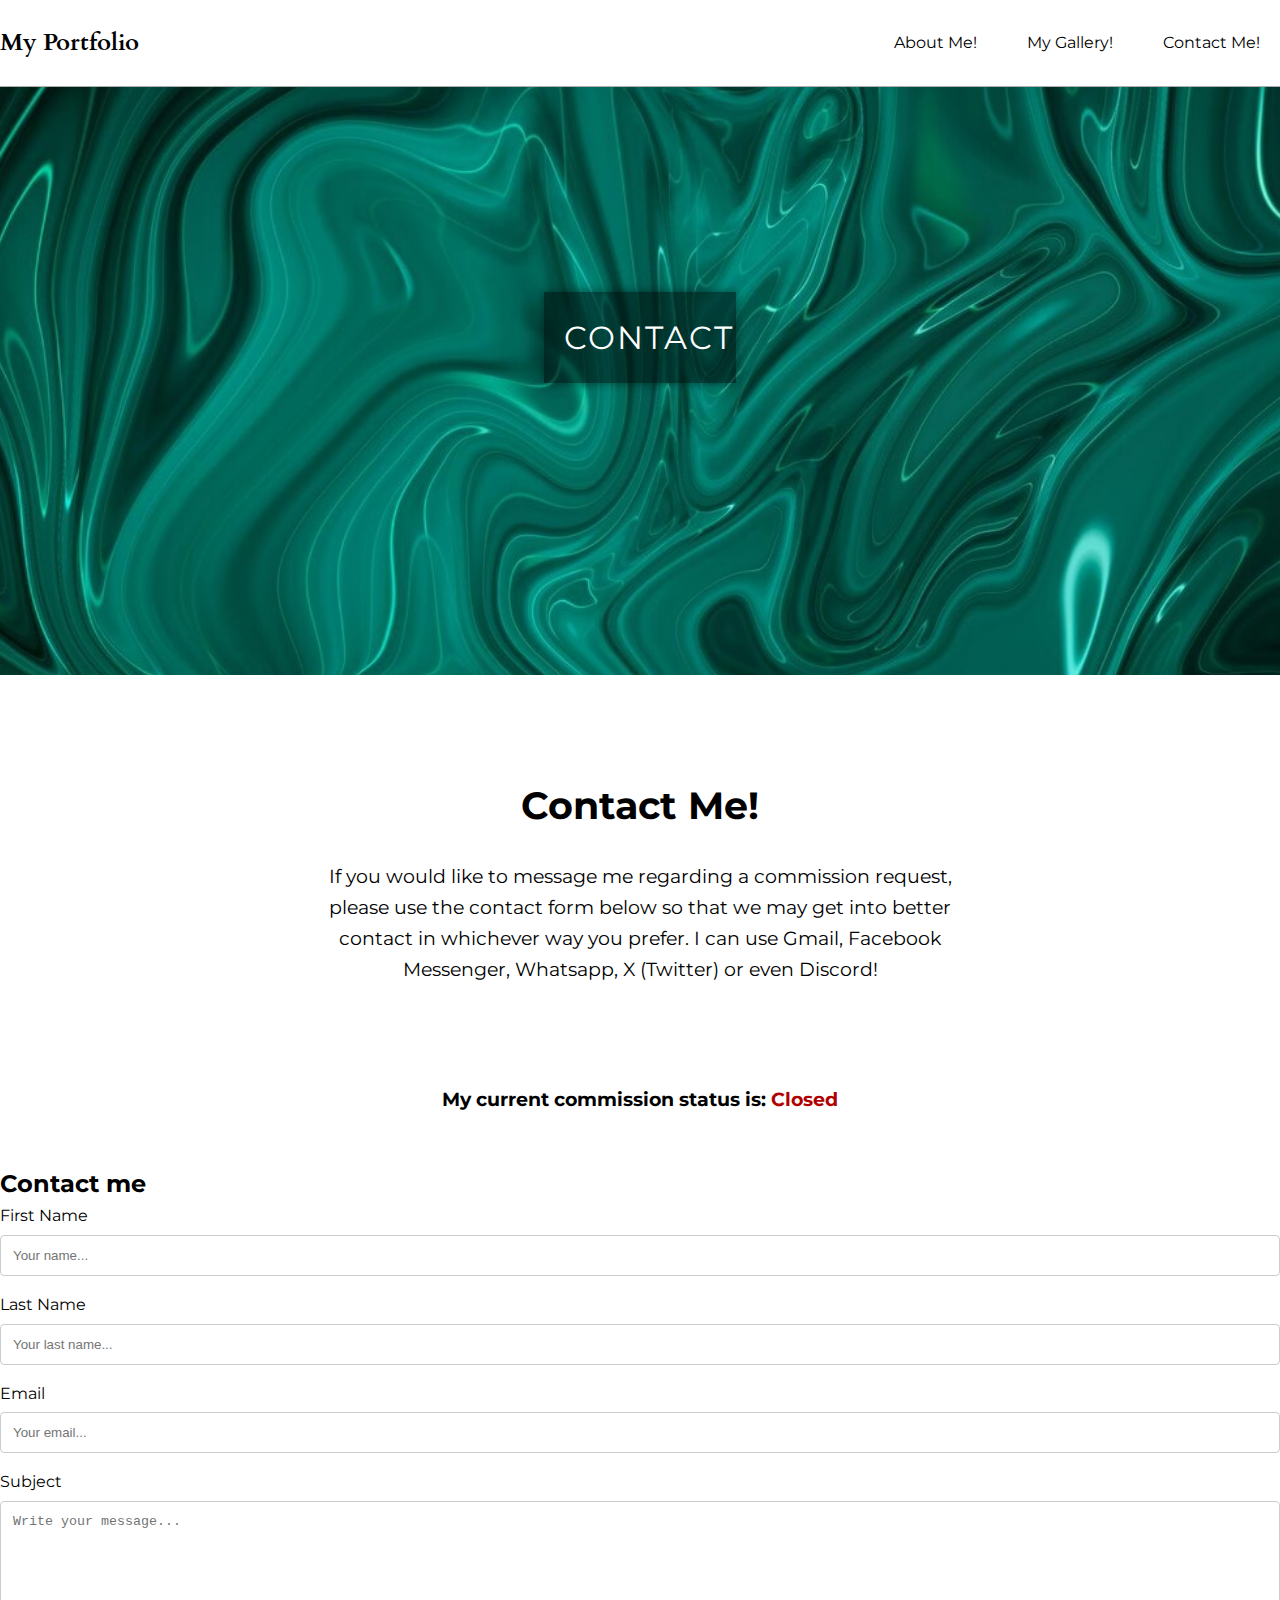
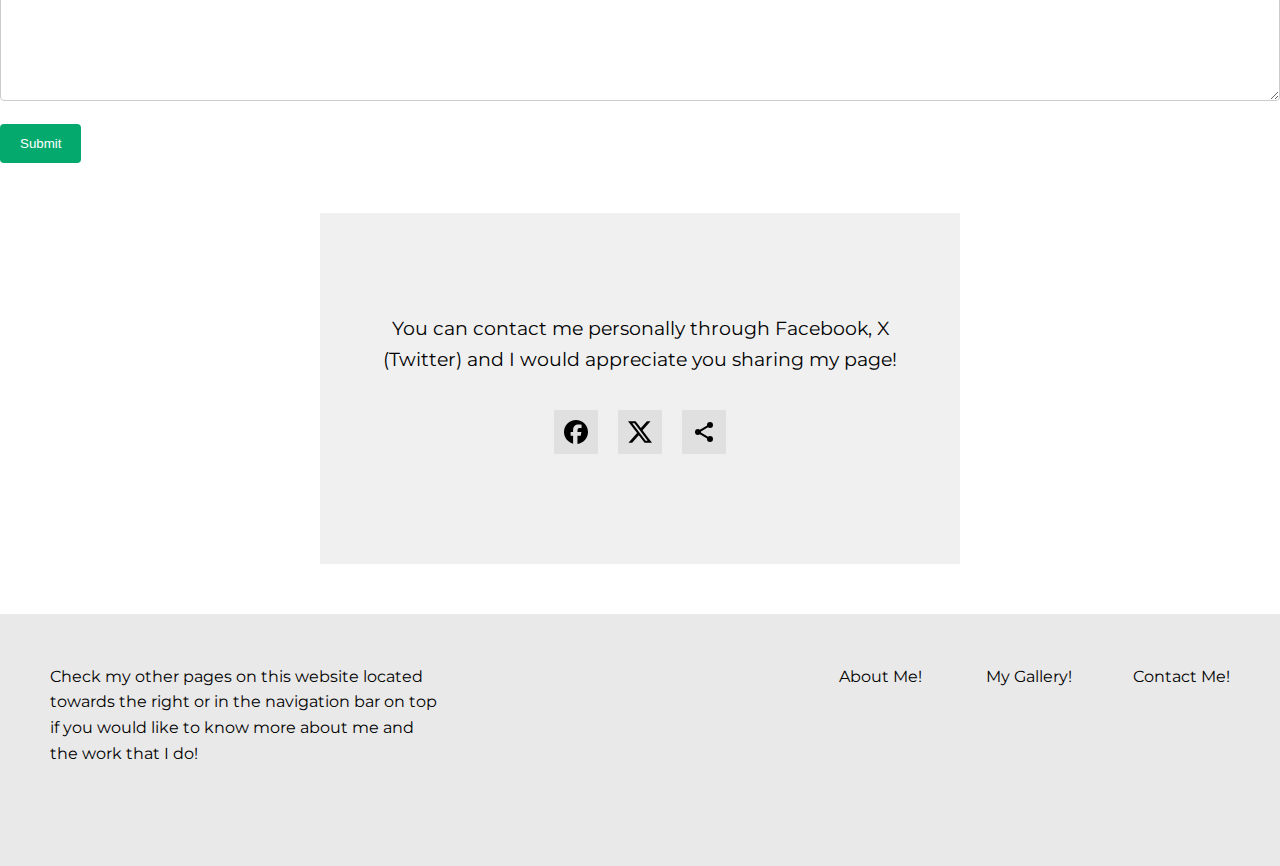
<file: Assignment3.html>
<!DOCTYPE html>
<html lang="en">
<head>
    <meta charset="UTF-8">
    <meta name="viewport" content="width=device-width, initial-scale=0.1">
    <title>My Portfolio</title>

    <link rel="preconnect" href="https://fonts.googleapis.com">
    <link rel="preconnect" href="https://fonts.gstatic.com" crossorigin>
    <link href="https://fonts.googleapis.com/css2?family=Montserrat:ital,wght@0,100..900;1,100..900&display=swap" rel="stylesheet">
    <link href="https://fonts.googleapis.com/css2?family=Cardo:ital,wght@0,400;0,700;1,400&display=swap" rel="stylesheet">

    <link rel="stylesheet" href="assignment.css">
</head>
<body> 
    
    <!-- WEBSITE NAVIGATION -->
    <nav class="navbar">
        <div class="container">
            
            <a href="#" class="navbar-brand">My Portfolio</a>

            <ul class="navbar-nav">
                <li class="nav-item"><a href="Assignment.html" class="nav-link">About Me!</a></li>
                <li class="nav-item"><a href="Assignment2.html" class="nav-link">My Gallery!</a></li>
                <li class="nav-item"><a href="Assignment3.html" class="nav-link">Contact Me!</a></li>
            </ul>
        </div>
     </nav>

     <header class="intro">
        <div class="intro-container">
            <h1>Contact</h1>
            
        </div>
    </header>

    <!-- CONTAINER -->
     <div class="container">

        <!-- MAIN CONTENT -->
         <main class="main-content">

            <article class="story">

                <!-- STORY HEADER -->
                <header class="story-header content-narrow">

                    <h1>Contact Me!</h1>

                </header>


                <!-- STORY CONTENT -->
                <section class="story-content">

                    <p class="content-narrow">If you would like to message me regarding a commission request, please use the contact form below so that we may get into better contact in whichever way you prefer. I can use Gmail, Facebook Messenger, Whatsapp, X (Twitter) or even Discord!</p>
                
                     <!-- TWO COLUMN ROW -->
                <div class="row three-columns">
                 
                 </div>

                 <p class="content-narrow"><strong>My current commission status is: <span style="color: rgb(176, 0, 0);">Closed</span></strong></p>

                </section>


                <div class="container">
                    <h2>Contact me</h2>
                    <form action="action_page.php" method="post">
                    <label for="fname">First Name</label>
                    <input type="text" id="fname" name="firstname" placeholder="Your name...">
                    
                    <label for="lname">Last Name</label>
                    <input type="text" id="lname" name="lastname" placeholder="Your last name...">
                    
                    <label for="email">Email</label>
                    <input type="email" id="email" name="email" placeholder="Your email...">
                    
                    <label for="subject">Subject</label>
                    <textarea id="subject" name="subject" placeholder="Write your message..." style="height:200px"></textarea>
                    
                    <input type="submit" value="Submit">
                    </form>
                    </div>


                <!-- STORY FOOTER -->
                <footer class="story-footer content-narrow">
                    <p>
                        You can contact me personally through Facebook, X (Twitter) and I would appreciate you sharing my page!
                    </p>

                    <div class="social-links">
                        <!-- for links, // replaces http:// -->
                        <a href="//google.com" class="social-icon" target="_blank">
                            <svg role="img" viewBox="0 0 24 24" xmlns="http://www.w3.org/2000/svg" fill="color"><title>Facebook</title><path d="M9.101 23.691v-7.98H6.627v-3.667h2.474v-1.58c0-4.085 1.848-5.978 5.858-5.978.401 0 .955.042 1.468.103a8.68 8.68 0 0 1 1.141.195v3.325a8.623 8.623 0 0 0-.653-.036 26.805 26.805 0 0 0-.733-.009c-.707 0-1.259.096-1.675.309a1.686 1.686 0 0 0-.679.622c-.258.42-.374.995-.374 1.752v1.297h3.919l-.386 2.103-.287 1.564h-3.246v8.245C19.396 23.238 24 18.179 24 12.044c0-6.627-5.373-12-12-12s-12 5.373-12 12c0 5.628 3.874 10.35 9.101 11.647Z"/></svg></a>
                        <a href="//google.com" class="social-icon" target="_blank">
                        <svg role="img" viewBox="0 0 24 24" xmlns="http://www.w3.org/2000/svg" fill="color"><title>X</title><path d="M18.901 1.153h3.68l-8.04 9.19L24 22.846h-7.406l-5.8-7.584-6.638 7.584H.474l8.6-9.83L0 1.154h7.594l5.243 6.932ZM17.61 20.644h2.039L6.486 3.24H4.298Z"/></svg></a>
                        <a href="//google.com" class="social-icon"><svg xmlns="http://www.w3.org/2000/svg" x="0px" y="0px" width="100" height="100" viewBox="0 0 24 24">
                            <path d="M 18 2 A 3 3 0 0 0 15 5 A 3 3 0 0 0 15.054688 5.5605469 L 7.9394531 9.7109375 A 3 3 0 0 0 6 9 A 3 3 0 0 0 3 12 A 3 3 0 0 0 6 15 A 3 3 0 0 0 7.9355469 14.287109 L 15.054688 18.439453 A 3 3 0 0 0 15 19 A 3 3 0 0 0 18 22 A 3 3 0 0 0 21 19 A 3 3 0 0 0 18 16 A 3 3 0 0 0 16.0625 16.712891 L 8.9453125 12.560547 A 3 3 0 0 0 9 12 A 3 3 0 0 0 8.9453125 11.439453 L 16.060547 7.2890625 A 3 3 0 0 0 18 8 A 3 3 0 0 0 21 5 A 3 3 0 0 0 18 2 z"></path>
                        </svg></a>
                    </div>
                </footer>
            </article>

         </main>


     <!-- FOOTER -->
      <footer class="website-footer">
        <div class="container">
            
            <p class="summary">
                Check my other pages on this website located towards the right or in the navigation bar on top if you would like to know more about me and the work that I do!
            </p>

            <ul class="footer-links">
                <li class="footer-item">
                    <a href="Assignment.html" class="footer-link">About Me!</a>
                </li>
                <li class="footer-item">
                    <a href="Assignment2.html" class="footer-link">My Gallery!</a>
                </li>
                <li class="footer-item">
                    <a href="Assignment3.html" class="footer-link">Contact Me!</a>
                </li>
            </ul>

         <p class="copyright">
        
         </p>

        </div>
</footer>


</body>
</html>
</file>
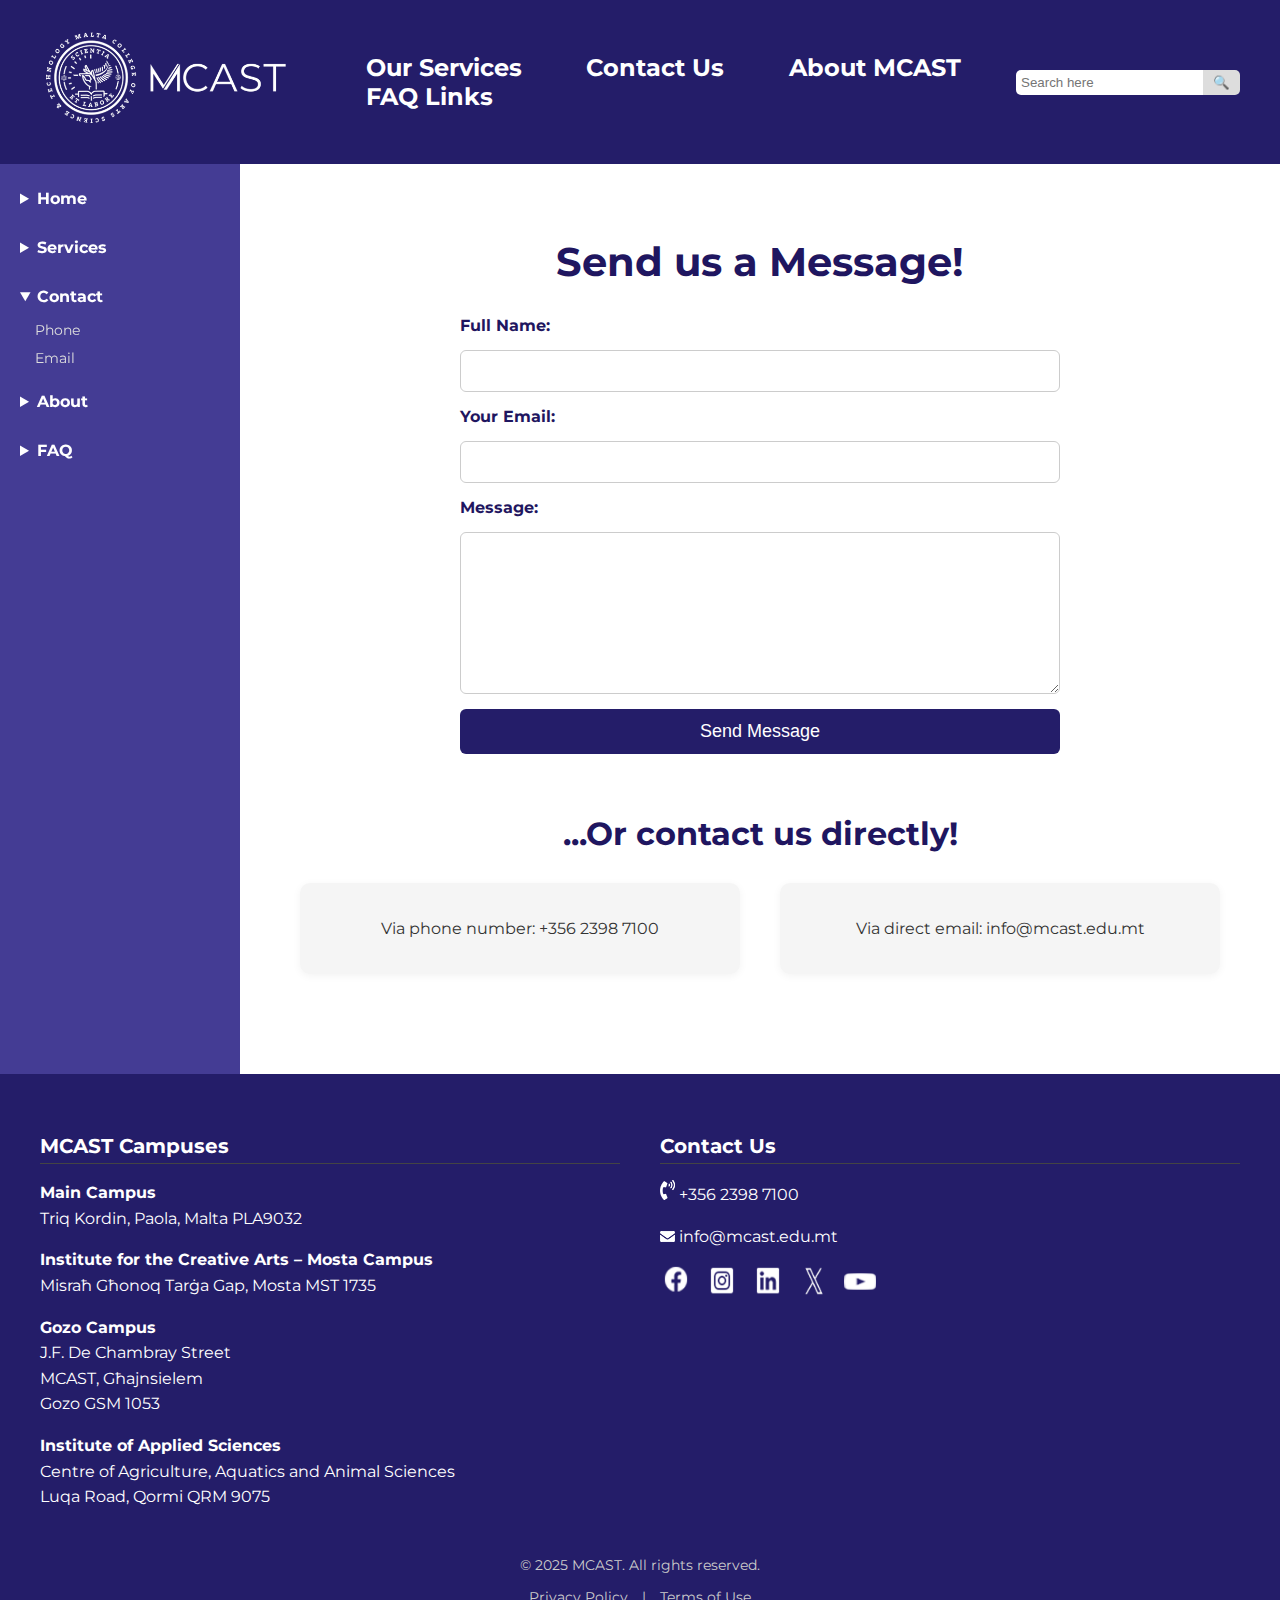
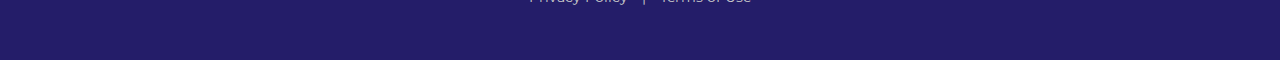
<file: contact.html>
<!DOCTYPE html>
<html lang="en">
<head>
  <meta charset="UTF-8">
  <meta name="viewport" content="width=device-width, initial-scale=1.0">
  <title>MCAST - The Malta College of Arts, Science and Technology</title>
  <link rel="stylesheet" href="style.css">
  <link href="https://fonts.googleapis.com/css2?family=Montserrat&display=swap" rel="stylesheet">
</head>



<body>
  <header>
    <div class="top-bar">
      <div class="logo">
       <a href="index.html">
        <img src="MCAST logo.png" alt="MCAST Logo">
       </a>
      </div>
      
      <nav class="top-nav">
        <a href="services.html">Our Services</a>
        <a href="contact.html">Contact Us</a>
        <a href="about.html">About MCAST</a>
        <a href="faq.html">FAQ Links</a>
      </nav>
      <div class="search">
        <input type="text" placeholder="Search here">
        <button>🔍</button>
      </div>
    </div>
  </header>

<div class="container">
 <aside class="sidebar">
   <div class="sidebar-content">

  <details>
    <summary>Home</summary>
    <ul>
      <li><a href="index.html">Latest News</a></li>
      <li><a href="index.html">Events</a></li>
    </ul>
  </details>

  <details>
   <summary>Services</summary>
    <ul>
      <li><a href="services.html">Full-time courses</a></li>
      <li><a href="services.html">Part-time courses</a></li>
      <li><a href="services.html">Apprenticeships</a></li>
      <li><a href="services.html">ERASMUS + Projects and Mobility Office</a></li>
      <li><a href="services.html">Proper Guidance</a></li>
      <li><a href="services.html">Community Service</a></li>
      <li><a href="services.html">Stipends Office</a></li>
      <li><a href="services.html">Applying Online</a></li>
      <li><a href="services.html">More+</a></li>
   </ul>
 </details>

  <details open>
    <summary>Contact</summary>
    <ul>
      <li><a href="contact.html">Phone</a></li>
      <li><a href="contact.html">Email</a></li>
    </ul>
  </details>

  <details>
    <summary>About</summary>
    <ul>
      <li><a href="about.html">Our Mission</a></li>
      <li><a href="about.html">Our Team</a></li>
    </ul>
  </details>

  <details>
    <summary>FAQ</summary>
    <ul>
      <li><a href="faq.html">Stipends</a></li>
      <li><a href="faq.html">Applications</a></li>
      <li><a href="faq.html">FAQ list</a></li>
    </ul>
   </details>
  </div>
</aside>
    <main>
      <h2>Send us a Message!</h2>
      <form action="mailto:https://vle.mcast.edu.mt/mod/assign/view.php?id=67680" method="POST" enctype="text/plain" class="contact-form">
        <label for="name">Full Name:</label>
        <input type="text" id="name" name="name" required>

        <label for="email">Your Email:</label>
        <input type="email" id="email" name="email" required>

        <label for="message">Message:</label>
        <textarea id="message" name="message" rows="6" required></textarea>

        <button type="submit">Send Message</button>
      </form>

      <section class="info-section">
        <h2>...Or contact us directly!</h2>
        <div class="info-columns">
          <div class="info-column">
            <p>Via phone number: +356 2398 7100</p>
          </div>
          <div class="info-column">
            <p>Via direct email: info@mcast.edu.mt</p>
          </div>
        </div>
      </section>
    </main>
  </div>


<footer class="site-footer">
  <div class="footer-container">

    <!-- Column 1: Campuses -->
    <div class="footer-column">
      <h3>MCAST Campuses</h3>
      <p><strong>Main Campus</strong><br>
      Triq Kordin, Paola, Malta PLA9032</p>

      <p><strong>Institute for the Creative Arts – Mosta Campus</strong><br>
      Misraħ Għonoq Tarġa Gap, Mosta MST 1735</p>

      <p><strong>Gozo Campus</strong><br>
      J.F. De Chambray Street<br>
      MCAST, Għajnsielem<br>
      Gozo GSM 1053</p>

      <p><strong>Institute of Applied Sciences</strong><br>
      Centre of Agriculture, Aquatics and Animal Sciences<br>
      Luqa Road, Qormi QRM 9075</p>
    </div>

    <!-- Column 2: Contact and Icons -->
    <div class="footer-column">
      <h3>Contact Us</h3>

      <p>
        <img src="phone.png" alt="Phone" class="contact-icon">
        +356 2398 7100
      </p>

      <p>
        <img src="envelope.png" alt="Email" class="contact-icon">
        info@mcast.edu.mt
      </p>

      <div class="footer-icons">
        <a href="https://www.facebook.com/mcastmt" target="_blank" rel="noopener">
         <img src="Facebook.png" alt="Facebook">
        </a>
        <a href="https://www.instagram.com/mcast_malta" target="_blank" rel="noopener">
          <img src="Instagram.png" alt="Instagram">
        </a>
        <a href="https://www.linkedin.com/school/mcast" target="_blank" rel="noopener">
          <img src="LinkedIn.png" alt="LinkedIn">
        </a>
        <a href="https://twitter.com/MCAST_MT" target="_blank" rel="noopener">
          <img src="Twitter-X.png" alt="Twitter-X">
        </a>
        <a href="https://www.youtube.com/@mcastmedia" target="_blank" rel="noopener">
          <img src="Youtube.png" alt="Youtube">
        </a>

      </div>
    </div>

  </div>

  <!-- Bottom bar -->
  <div class="footer-bottom">
    <p>&copy; 2025 MCAST. All rights reserved.</p>
    <p><a href="#">Privacy Policy</a> | <a href="#">Terms of Use</a></p>
  </div>
</footer>




</body>
</html>
</file>
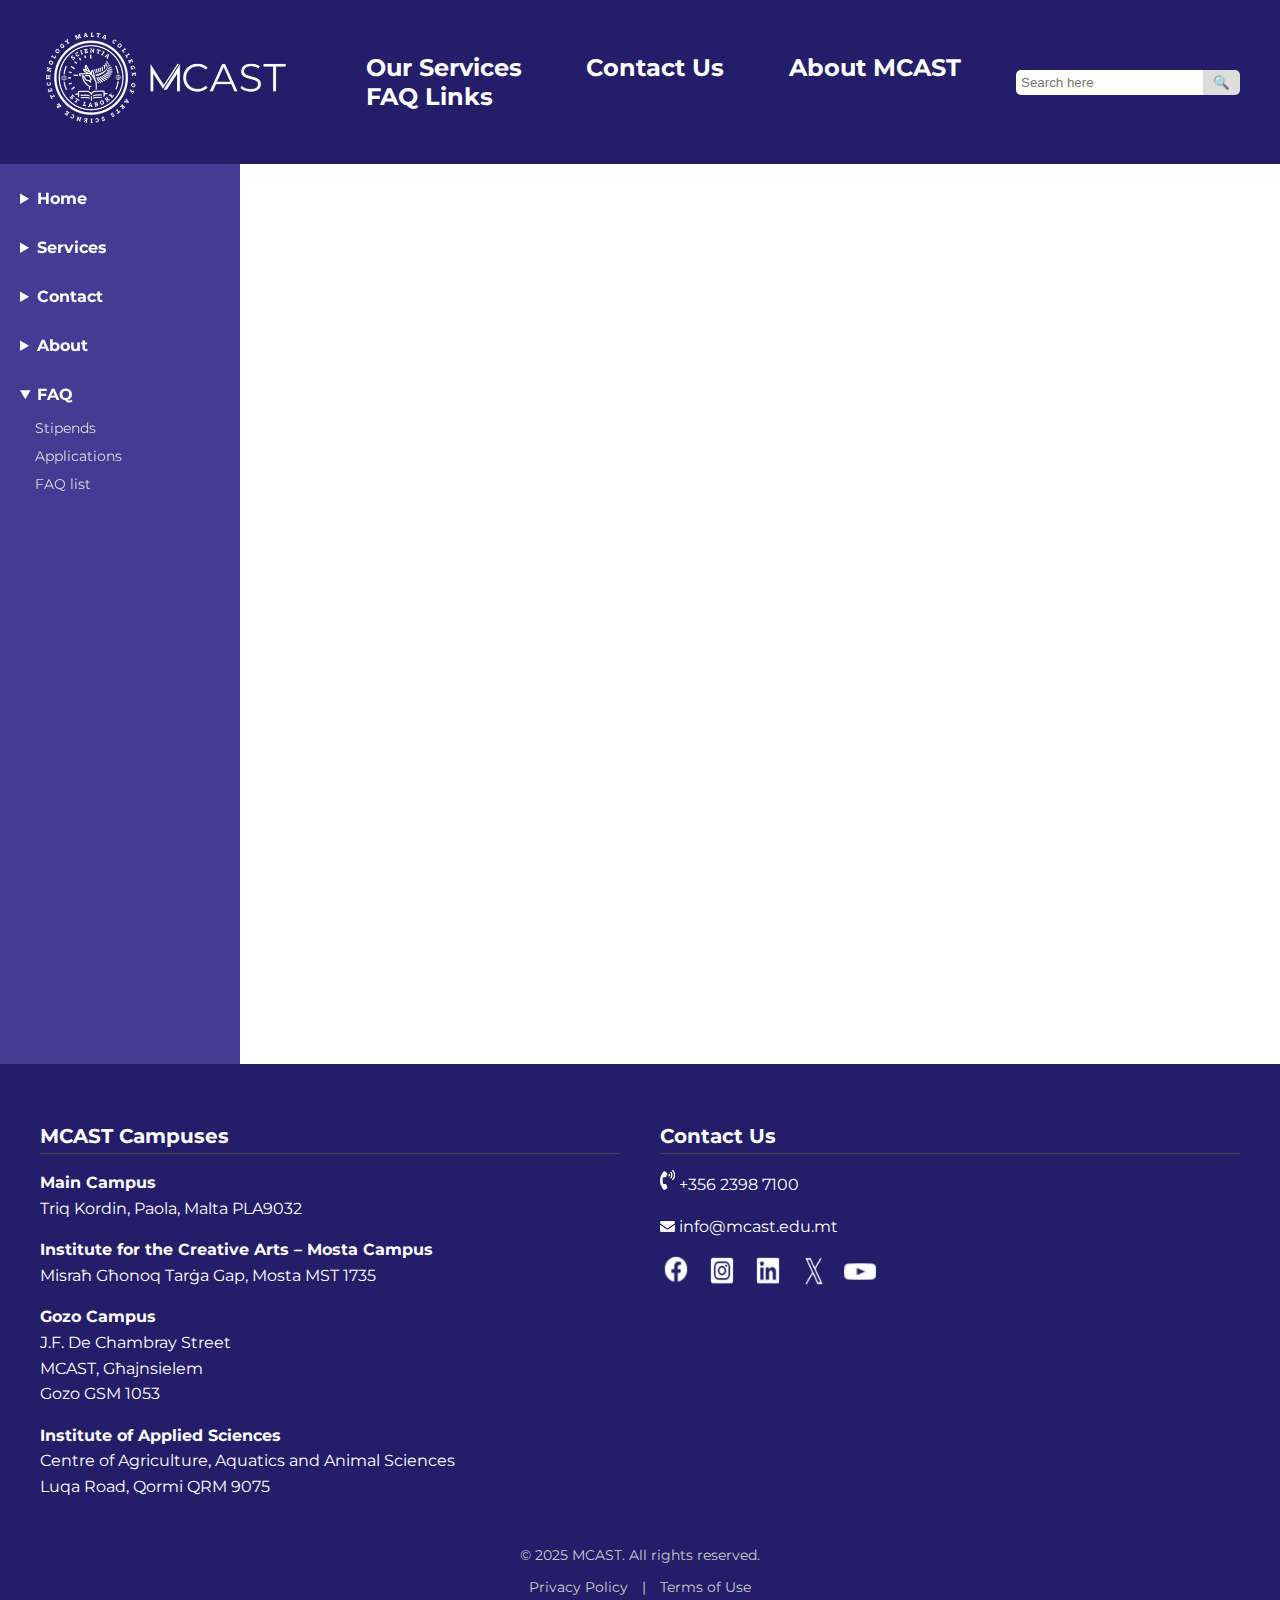
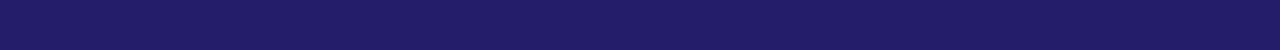
<file: faq.html>
<!DOCTYPE html>
<html lang="en">
<head>
  <meta charset="UTF-8">
  <meta name="viewport" content="width=device-width, initial-scale=1.0">
  <title>MCAST - The Malta College of Arts, Science and Technology</title>
  <link rel="stylesheet" href="style.css">
  <link href="https://fonts.googleapis.com/css2?family=Montserrat&display=swap" rel="stylesheet">
</head>



<body>
  <header>
    <div class="top-bar">
      <div class="logo">
       <a href="index.html">
        <img src="MCAST logo.png" alt="MCAST Logo">
       </a>
      </div>
      
      <nav class="top-nav">
        <a href="services.html">Our Services</a>
        <a href="contact.html">Contact Us</a>
        <a href="about.html">About MCAST</a>
        <a href="faq.html">FAQ Links</a>
      </nav>
      <div class="search">
        <input type="text" placeholder="Search here">
        <button>🔍</button>
      </div>
    </div>
  </header>

<div class="container">
 <aside class="sidebar">
   <div class="sidebar-content">

  <details>
    <summary>Home</summary>
    <ul>
      <li><a href="index.html">Latest News</a></li>
      <li><a href="index.html">Events</a></li>
    </ul>
  </details>

  <details>
   <summary>Services</summary>
    <ul>
      <li><a href="services.html">Full-time courses</a></li>
      <li><a href="services.html">Part-time courses</a></li>
      <li><a href="services.html">Apprenticeships</a></li>
      <li><a href="services.html">ERASMUS + Projects and Mobility Office</a></li>
      <li><a href="services.html">Proper Guidance</a></li>
      <li><a href="services.html">Community Service</a></li>
      <li><a href="services.html">Stipends Office</a></li>
      <li><a href="services.html">Applying Online</a></li>
      <li><a href="services.html">More+</a></li>
   </ul>
 </details>

  <details>
    <summary>Contact</summary>
    <ul>
      <li><a href="contact.html">Phone</a></li>
      <li><a href="contact.html">Email</a></li>
    </ul>
  </details>

  <details>
    <summary>About</summary>
    <ul>
      <li><a href="about.html">Our Mission</a></li>
      <li><a href="about.html">Our Team</a></li>
    </ul>
  </details>

  <details open>
    <summary>FAQ</summary>
    <ul>
      <li><a href="faq.html">Stipends</a></li>
      <li><a href="faq.html">Applications</a></li>
      <li><a href="faq.html">FAQ list</a></li>
    </ul>
   </details>
  </div>
</aside>


    <main>
        
    </main>
  </div>


<footer class="site-footer">
  <div class="footer-container">

    <!-- Column 1: Campuses -->
    <div class="footer-column">
      <h3>MCAST Campuses</h3>
      <p><strong>Main Campus</strong><br>
      Triq Kordin, Paola, Malta PLA9032</p>

      <p><strong>Institute for the Creative Arts – Mosta Campus</strong><br>
      Misraħ Għonoq Tarġa Gap, Mosta MST 1735</p>

      <p><strong>Gozo Campus</strong><br>
      J.F. De Chambray Street<br>
      MCAST, Għajnsielem<br>
      Gozo GSM 1053</p>

      <p><strong>Institute of Applied Sciences</strong><br>
      Centre of Agriculture, Aquatics and Animal Sciences<br>
      Luqa Road, Qormi QRM 9075</p>
    </div>

    <!-- Column 2: Contact and Icons -->
    <div class="footer-column">
      <h3>Contact Us</h3>

      <p>
        <img src="phone.png" alt="Phone" class="contact-icon">
        +356 2398 7100
      </p>

      <p>
        <img src="envelope.png" alt="Email" class="contact-icon">
        info@mcast.edu.mt
      </p>

      <div class="footer-icons">
        <a href="https://www.facebook.com/mcastmt" target="_blank" rel="noopener">
         <img src="Facebook.png" alt="Facebook">
        </a>
        <a href="https://www.instagram.com/mcast_malta" target="_blank" rel="noopener">
          <img src="Instagram.png" alt="Instagram">
        </a>
        <a href="https://www.linkedin.com/school/mcast" target="_blank" rel="noopener">
          <img src="LinkedIn.png" alt="LinkedIn">
        </a>
        <a href="https://twitter.com/MCAST_MT" target="_blank" rel="noopener">
          <img src="Twitter-X.png" alt="Twitter-X">
        </a>
        <a href="https://www.youtube.com/@mcastmedia" target="_blank" rel="noopener">
          <img src="Youtube.png" alt="Youtube">
        </a>

      </div>
    </div>

  </div>

  <!-- Bottom bar -->
  <div class="footer-bottom">
    <p>&copy; 2025 MCAST. All rights reserved.</p>
    <p><a href="#">Privacy Policy</a> | <a href="#">Terms of Use</a></p>
  </div>
</footer>




</body>
</html>
</file>
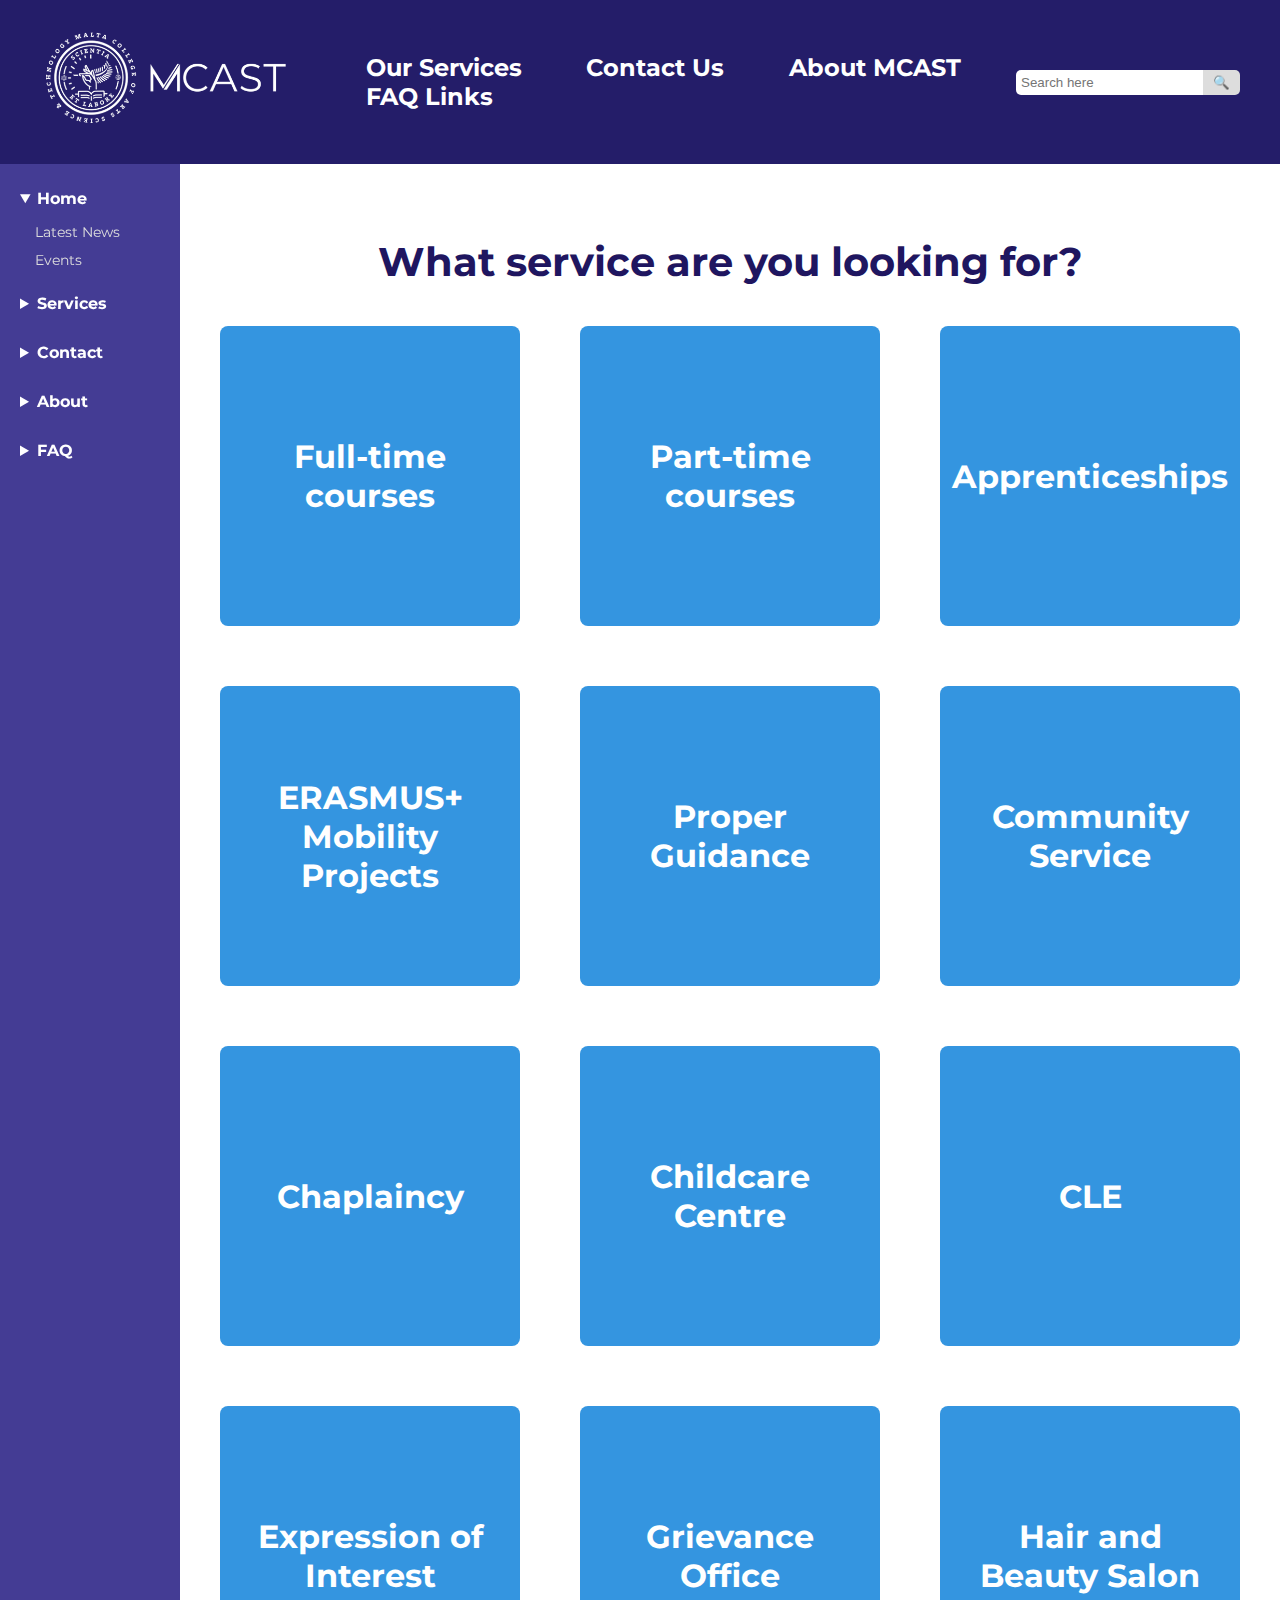
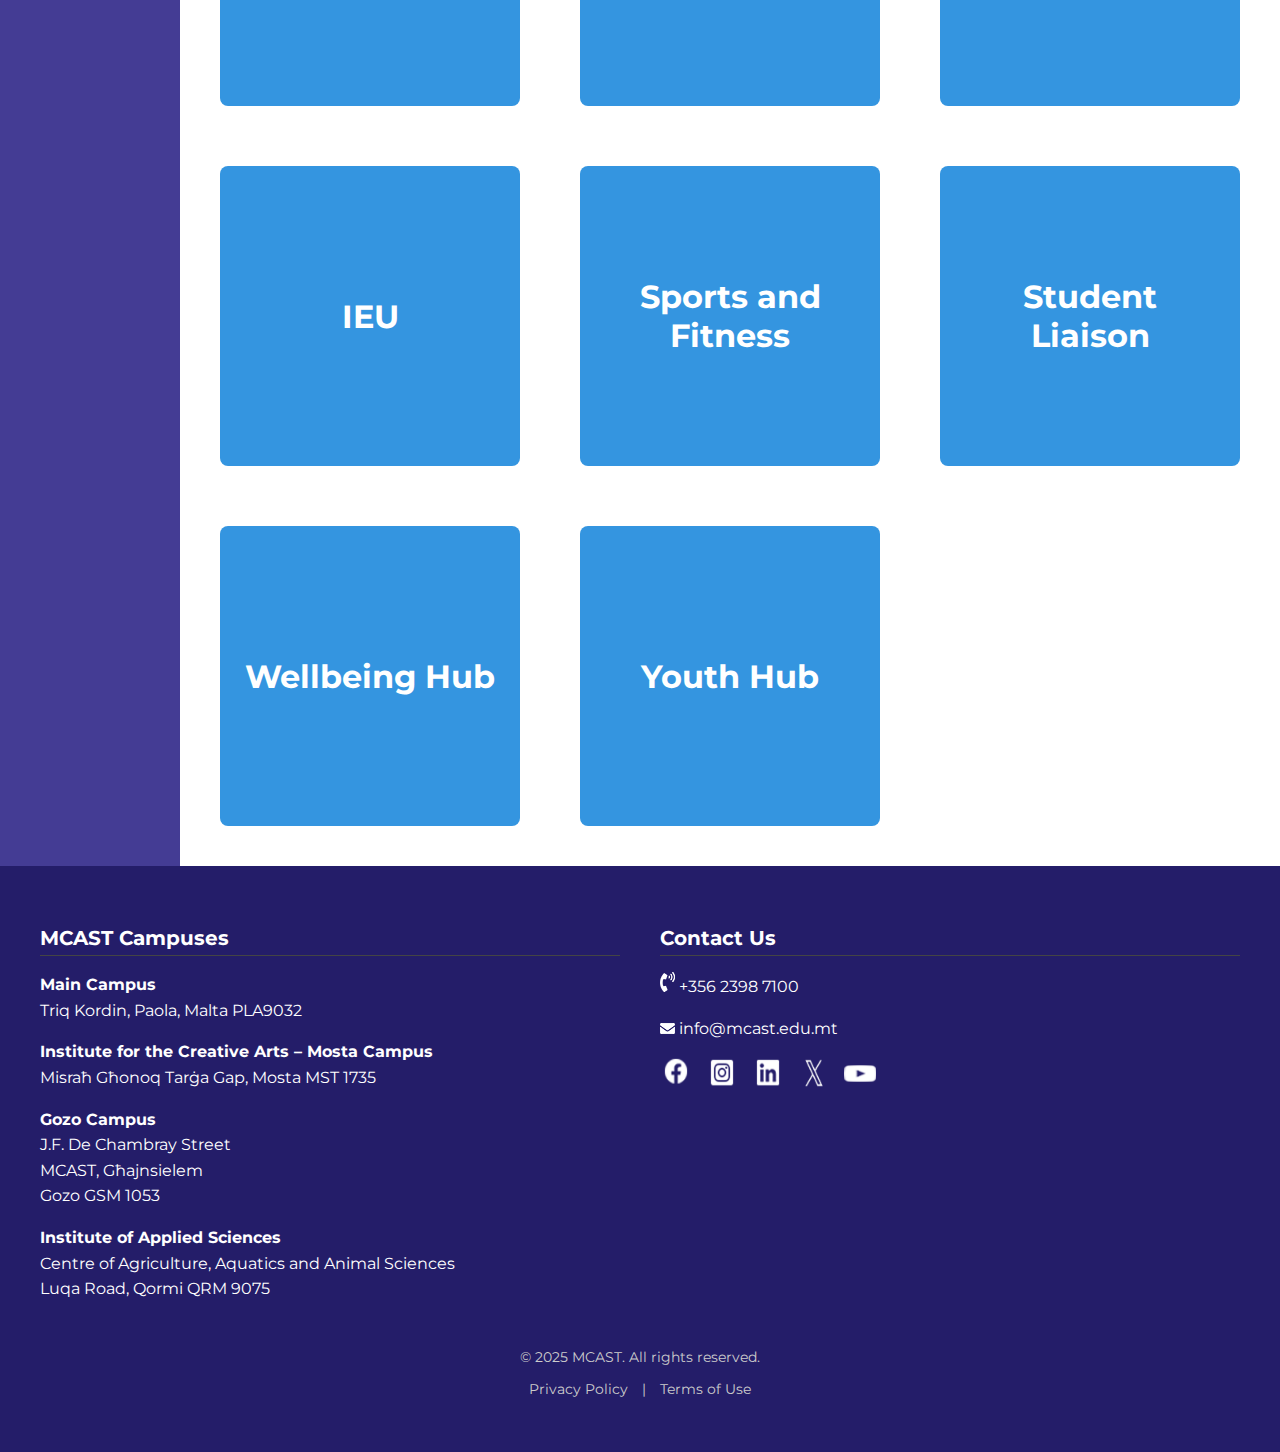
<file: services.html>
<!DOCTYPE html>
<html lang="en">
<head>
  <meta charset="UTF-8">
  <meta name="viewport" content="width=device-width, initial-scale=1.0">
  <title>MCAST - The Malta College of Arts, Science and Technology</title>
  <link rel="stylesheet" href="style.css">
  <link href="https://fonts.googleapis.com/css2?family=Montserrat&display=swap" rel="stylesheet">
</head>



<body>
  <header>
    <div class="top-bar">
      <div class="logo">
       <a href="index.html">
        <img src="MCAST logo.png" alt="MCAST Logo">
       </a>
      </div>
      
      <nav class="top-nav">
        <a href="services.html">Our Services</a>
        <a href="#">Contact Us</a>
        <a href="#">About MCAST</a>
        <a href="#">FAQ Links</a>
      </nav>
      <div class="search">
        <input type="text" placeholder="Search here">
        <button>🔍</button>
      </div>
    </div>
  </header>

<div class="container">
 <aside class="sidebar">
   <div class="sidebar-content">

  <details open>
    <summary>Home</summary>
    <ul>
      <li><a href="index.html">Latest News</a></li>
      <li><a href="index.html">Events</a></li>
    </ul>
  </details>

  <details>
   <summary>Services</summary>
    <ul>
      <li><a href="services.html">Full-time courses</a></li>
      <li><a href="services.html">Part-time courses</a></li>
      <li><a href="services.html">Apprenticeships</a></li>
      <li><a href="services.html">ERASMUS + Projects and Mobility Office</a></li>
      <li><a href="services.html">Proper Guidance</a></li>
      <li><a href="services.html">Community Service</a></li>
      <li><a href="services.html">Stipends Office</a></li>
      <li><a href="services.html">Applying Online</a></li>
      <li><a href="services.html">More+</a></li>
   </ul>
 </details>

  <details>
    <summary>Contact</summary>
    <ul>
      <li>Phone</li>
      <li>Email</li>
    </ul>
  </details>

  <details>
    <summary>About</summary>
    <ul>
      <li>Our Mission</li>
      <li>Our Team</li>
    </ul>
  </details>

  <details>
    <summary>FAQ</summary>
    <ul>
      <li>Stipends</li>
      <li>Application</li>
    </ul>
   </details>
  </div>
</aside>


    <main>
      <h2>What service are you looking for?</h2>
      <div class="card-grid">
        <div class="card">Full-time courses</div>
        <div class="card">Part-time courses</div>
        <div class="card">Apprenticeships</div>
        <div class="card">ERASMUS+ Mobility Projects</div>
        <div class="card">Proper Guidance</div>
        <div class="card">Community Service</div>
        <div class="card">Chaplaincy</div>
        <div class="card">Childcare Centre</div>
        <div class="card">CLE</div>
        <div class="card">Expression of Interest</div>
        <div class="card">Grievance Office</div>
        <div class="card">Hair and Beauty Salon</div>
        <div class="card">IEU</div>
        <div class="card">Sports and Fitness</div>
        <div class="card">Student Liaison</div>
        <div class="card">Wellbeing Hub</div>
        <div class="card">Youth Hub</div>
      </div>
    </main>
  </div>


<footer class="site-footer">
  <div class="footer-container">

    <!-- Column 1: Campuses -->
    <div class="footer-column">
      <h3>MCAST Campuses</h3>
      <p><strong>Main Campus</strong><br>
      Triq Kordin, Paola, Malta PLA9032</p>

      <p><strong>Institute for the Creative Arts – Mosta Campus</strong><br>
      Misraħ Għonoq Tarġa Gap, Mosta MST 1735</p>

      <p><strong>Gozo Campus</strong><br>
      J.F. De Chambray Street<br>
      MCAST, Għajnsielem<br>
      Gozo GSM 1053</p>

      <p><strong>Institute of Applied Sciences</strong><br>
      Centre of Agriculture, Aquatics and Animal Sciences<br>
      Luqa Road, Qormi QRM 9075</p>
    </div>

    <!-- Column 2: Contact and Icons -->
    <div class="footer-column">
      <h3>Contact Us</h3>

      <p>
        <img src="phone.png" alt="Phone" class="contact-icon">
        +356 2398 7100
      </p>

      <p>
        <img src="envelope.png" alt="Email" class="contact-icon">
        info@mcast.edu.mt
      </p>

      <div class="footer-icons">
        <a href="https://www.facebook.com/mcastmt" target="_blank" rel="noopener">
         <img src="Facebook.png" alt="Facebook">
        </a>
        <a href="https://www.instagram.com/mcast_malta" target="_blank" rel="noopener">
          <img src="Instagram.png" alt="Instagram">
        </a>
        <a href="https://www.linkedin.com/school/mcast" target="_blank" rel="noopener">
          <img src="LinkedIn.png" alt="LinkedIn">
        </a>
        <a href="https://twitter.com/MCAST_MT" target="_blank" rel="noopener">
          <img src="Twitter-X.png" alt="Twitter-X">
        </a>
        <a href="https://www.youtube.com/@mcastmedia" target="_blank" rel="noopener">
          <img src="Youtube.png" alt="Youtube">
        </a>

      </div>
    </div>

  </div>

  <!-- Bottom bar -->
  <div class="footer-bottom">
    <p>&copy; 2025 MCAST. All rights reserved.</p>
    <p><a href="#">Privacy Policy</a> | <a href="#">Terms of Use</a></p>
  </div>
</footer>




</body>
</html>
</file>
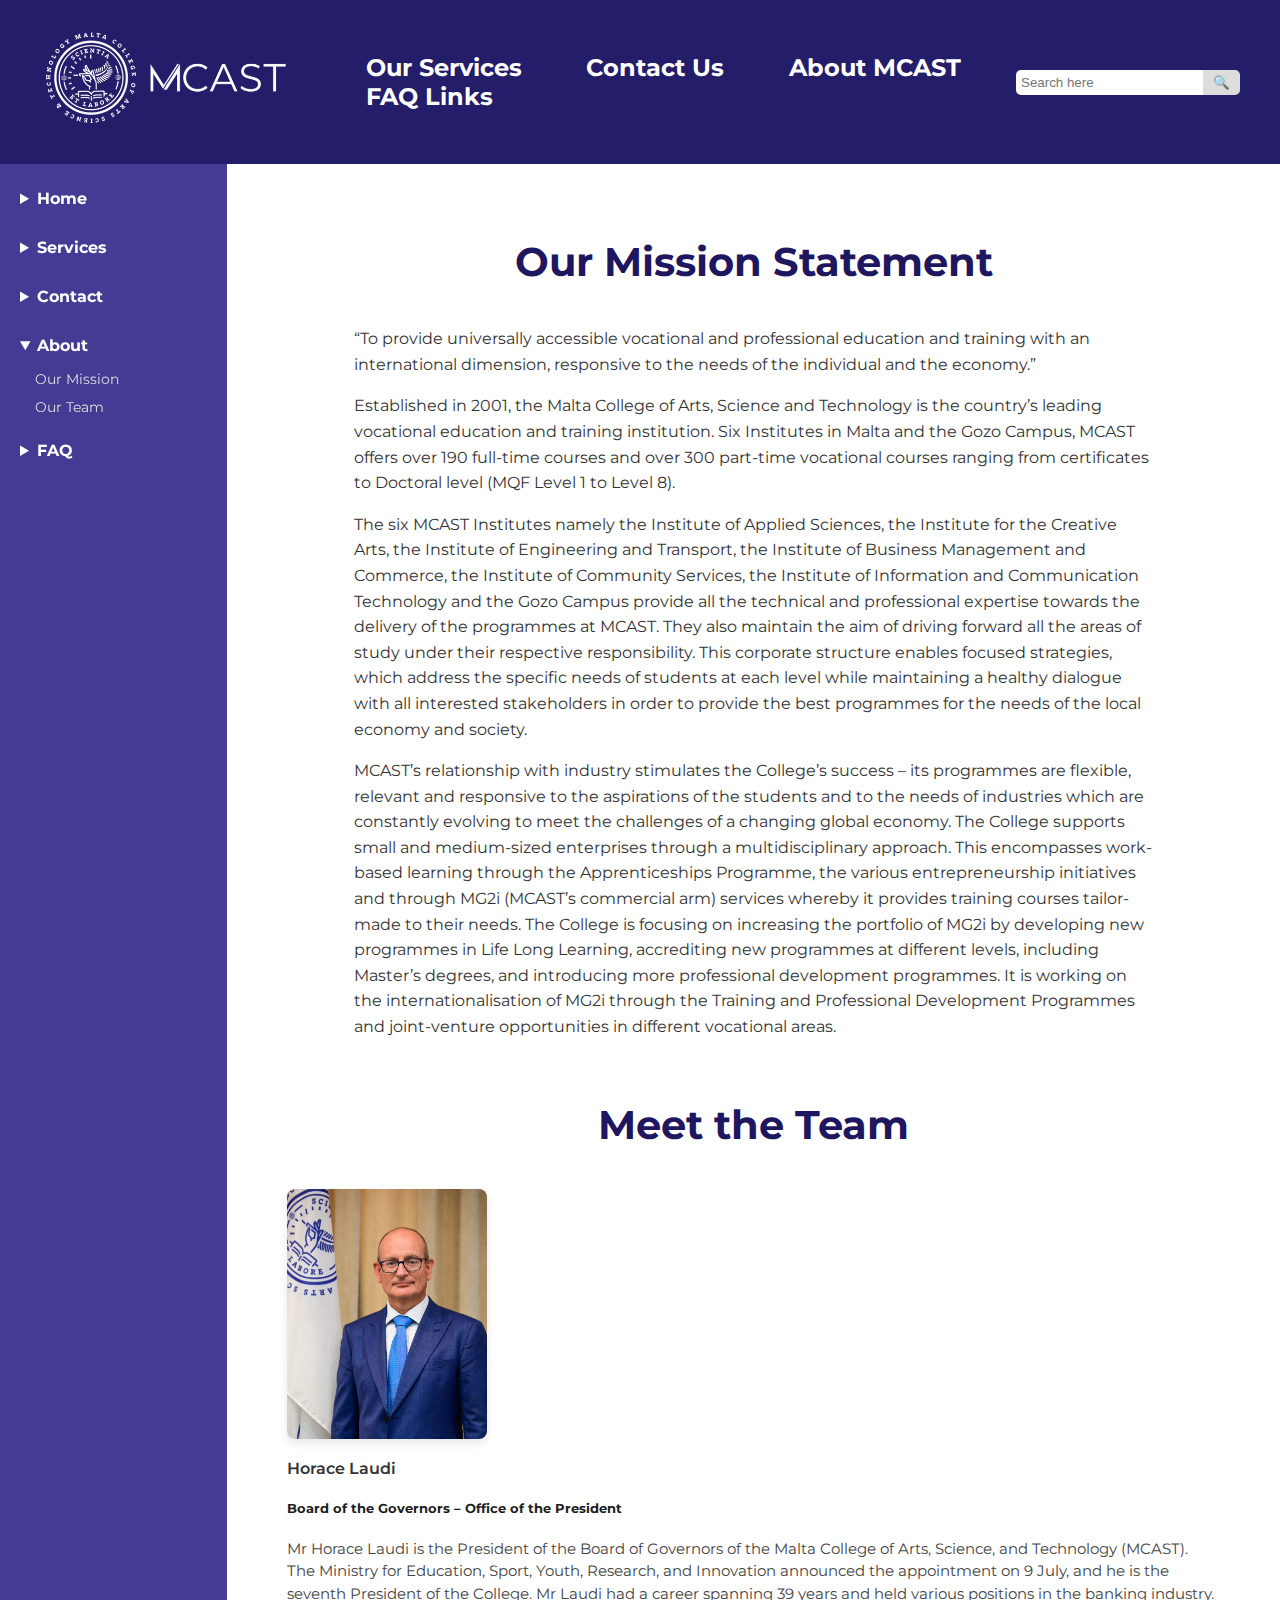
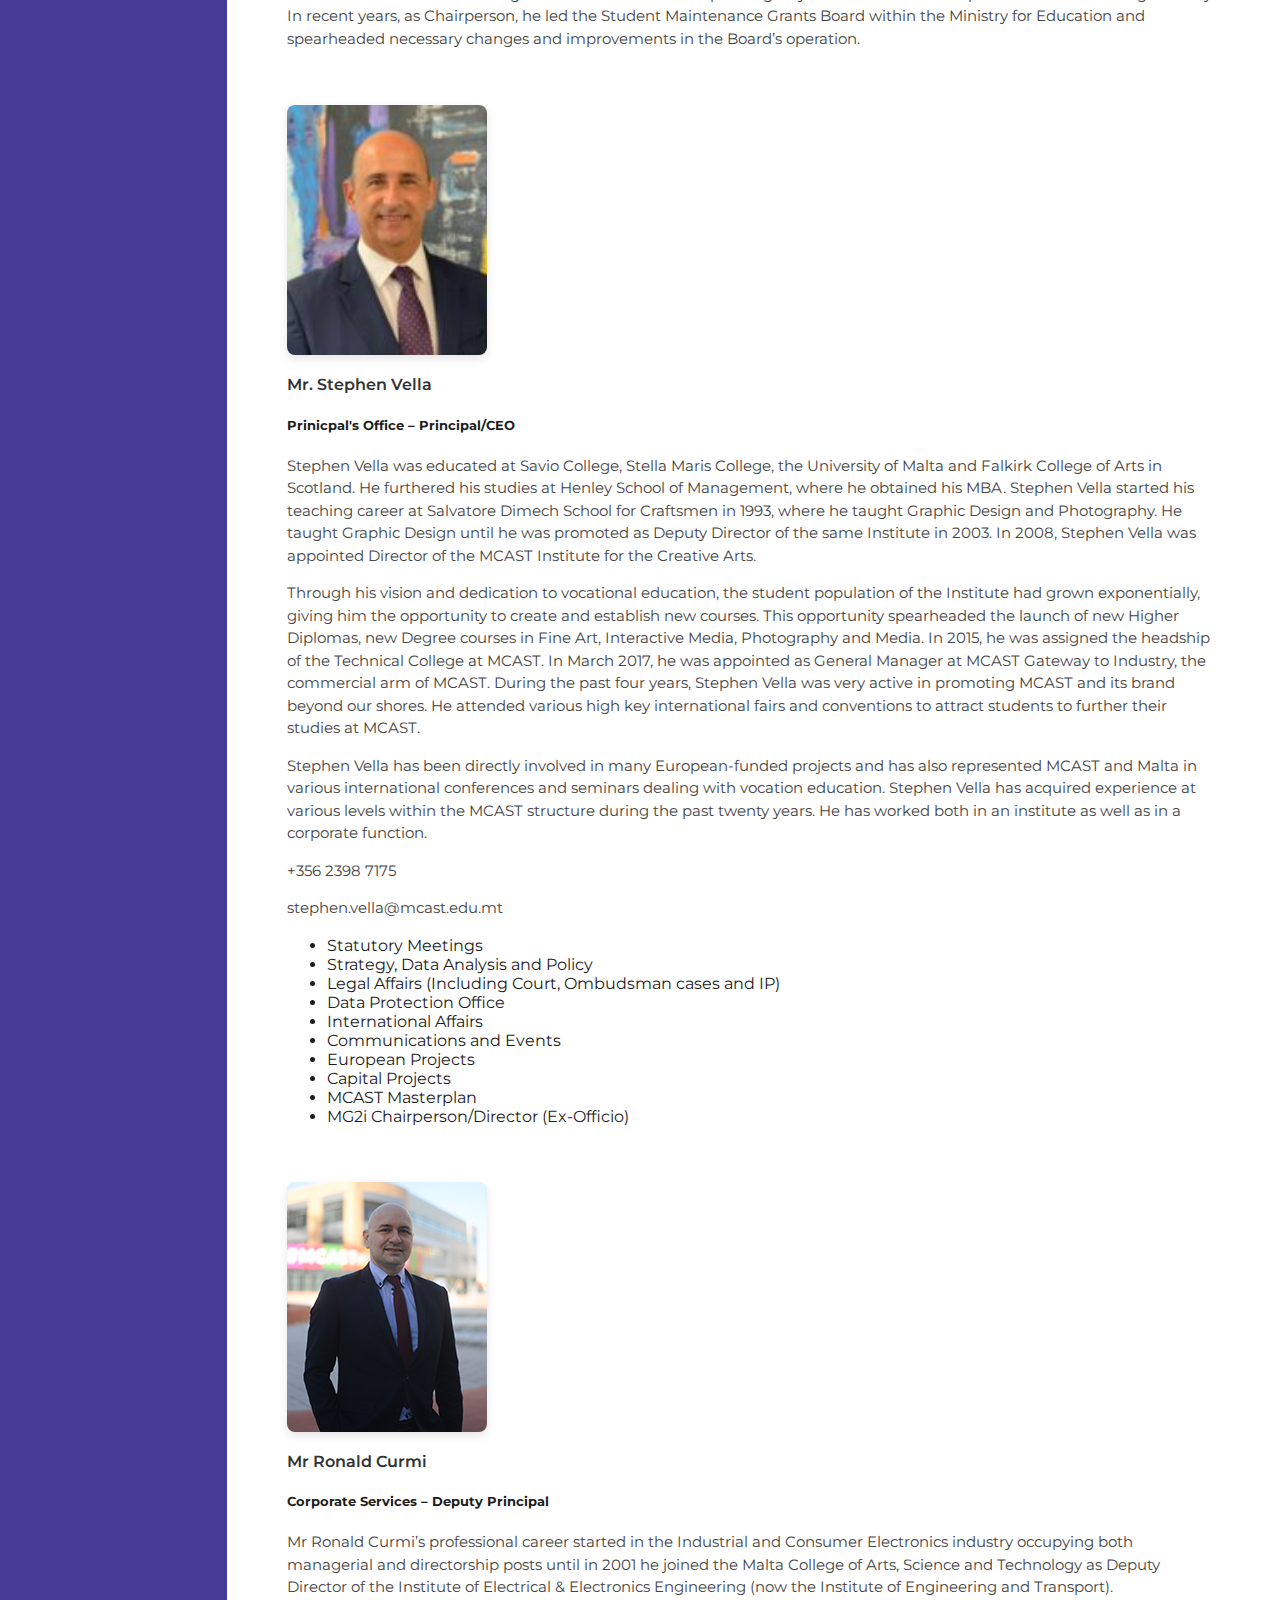
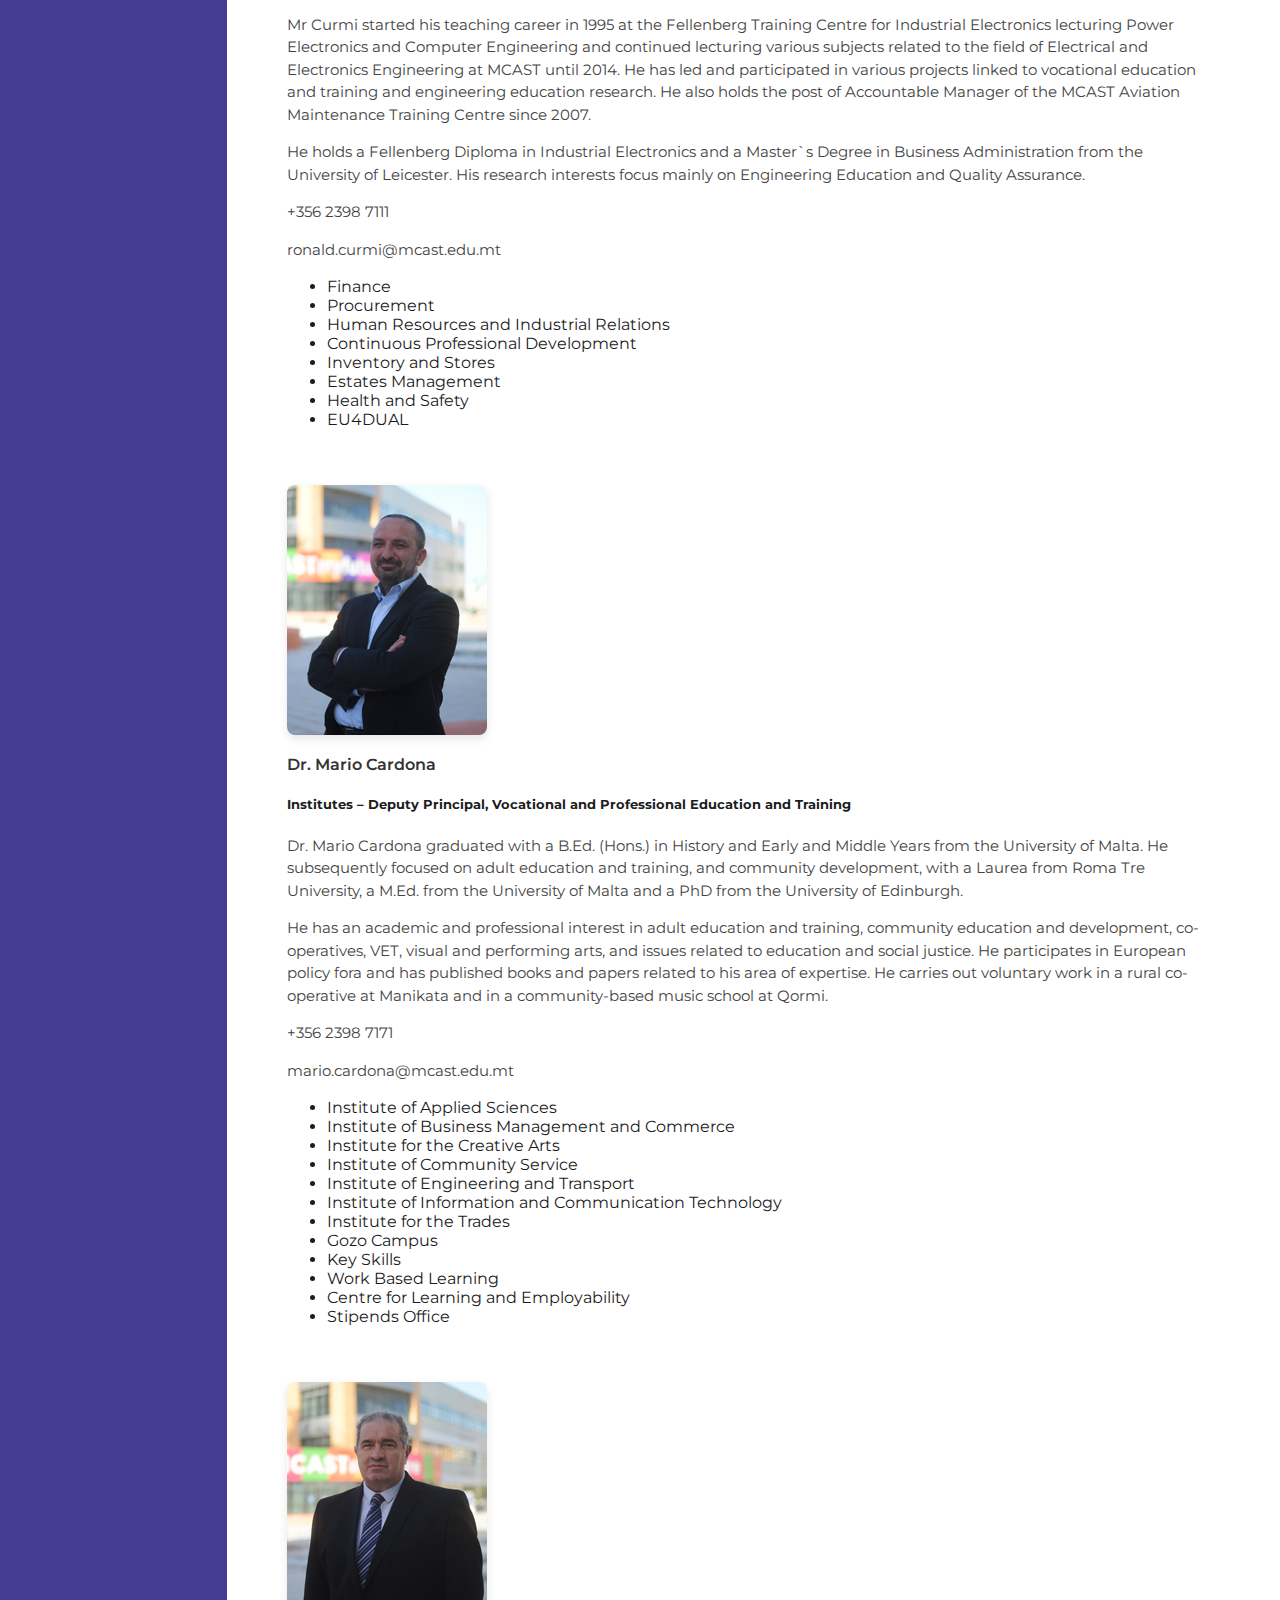
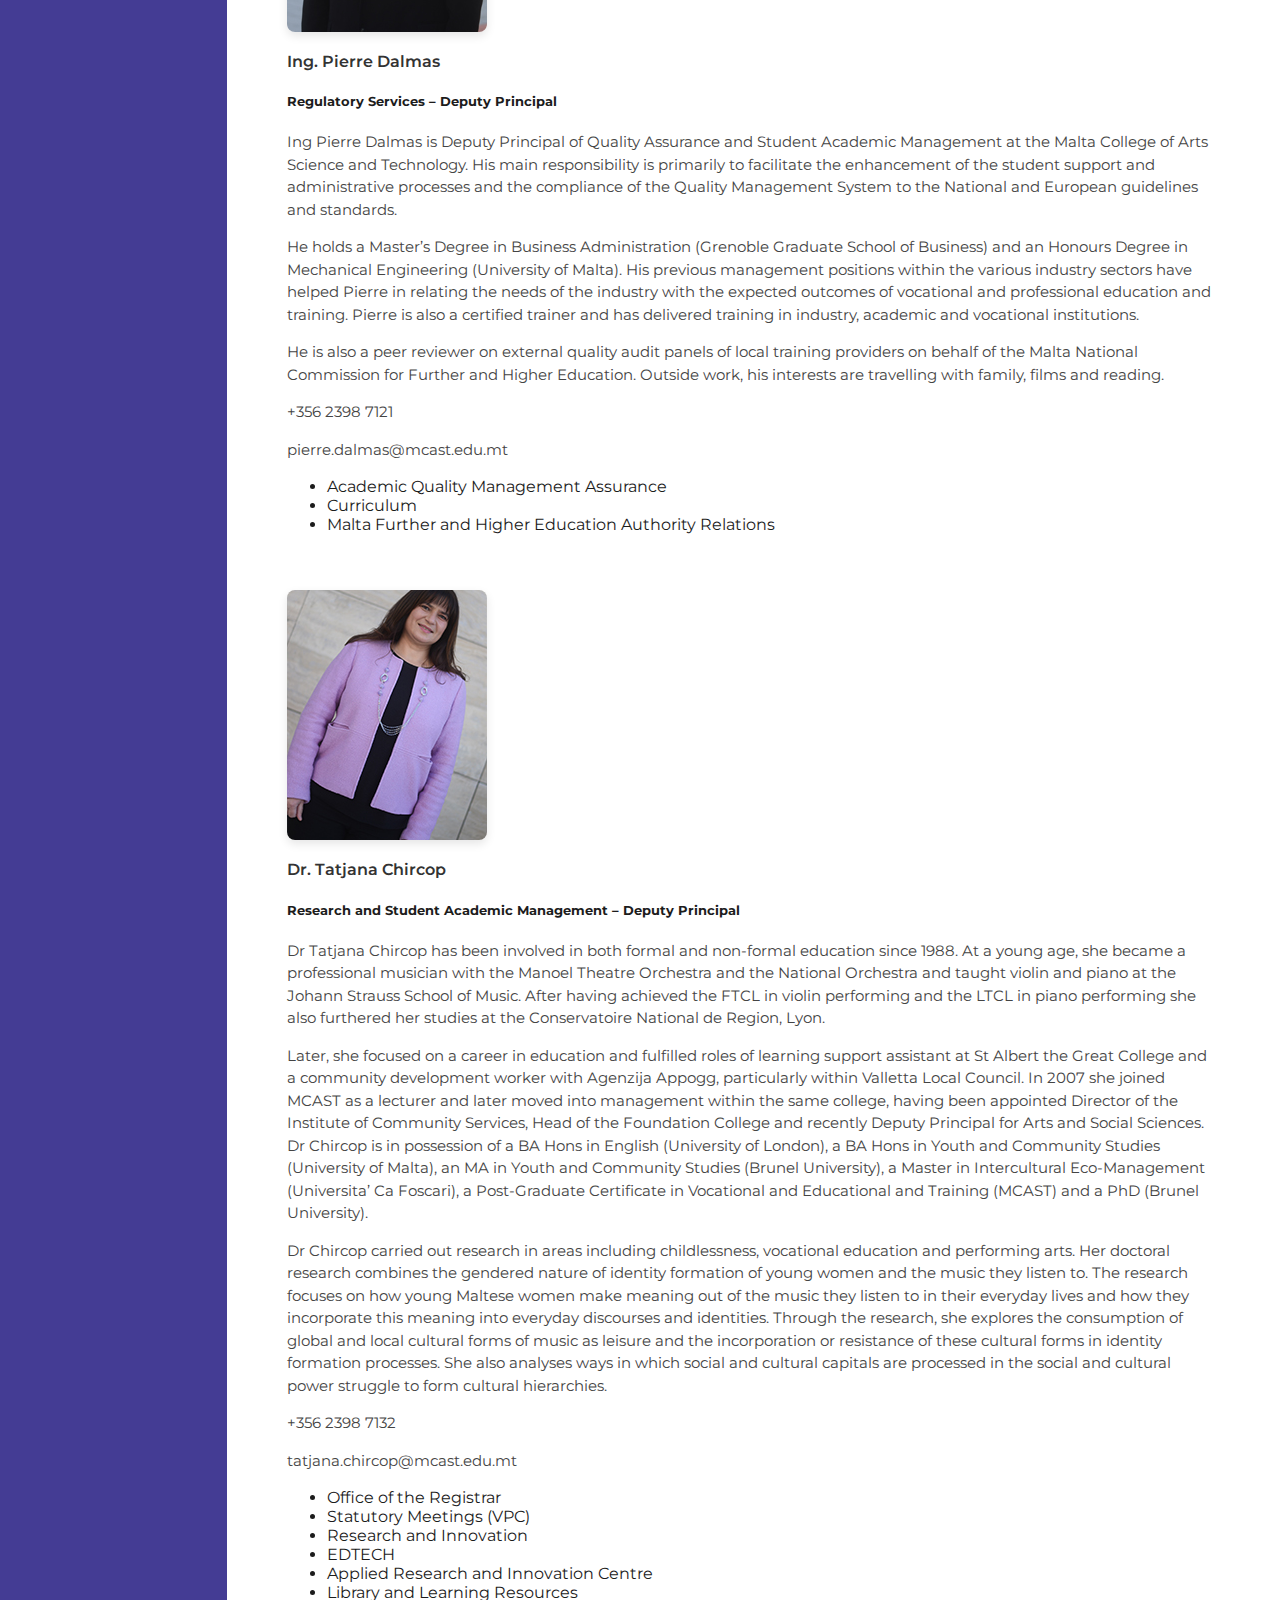
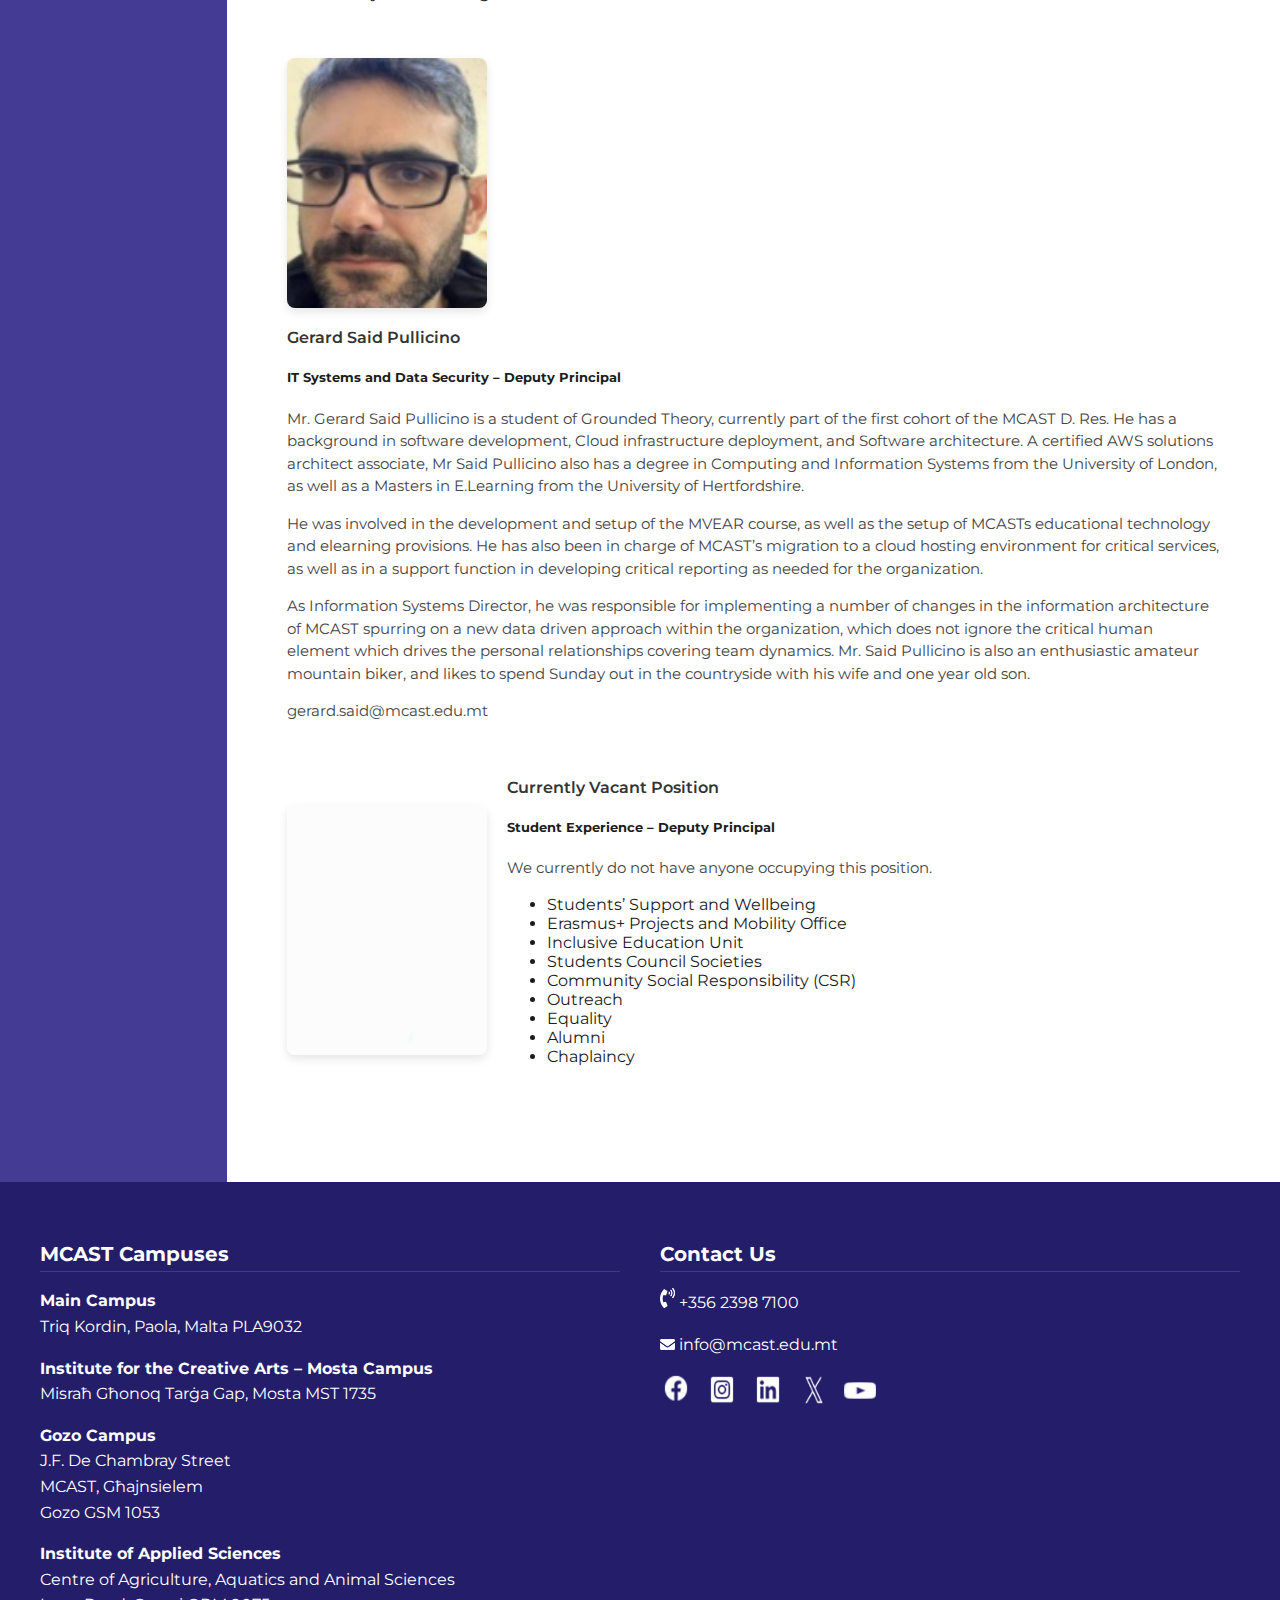
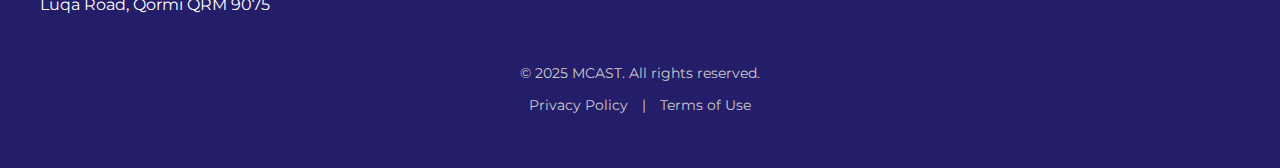
<file: Main/about.html>
<!DOCTYPE html>
<html lang="en">
<head>
  <meta charset="UTF-8">
  <meta name="viewport" content="width=device-width, initial-scale=1.0">
  <title>MCAST - The Malta College of Arts, Science and Technology</title>
  <link rel="stylesheet" href="style.css">
  <link href="https://fonts.googleapis.com/css2?family=Montserrat&display=swap" rel="stylesheet">
</head>



<body>
  <header>
    <div class="top-bar">
      <div class="logo">
       <a href="index.html">
        <img src="assets/MCASTlogo.png" alt="MCAST Logo">
       </a>
      </div>
      
      <nav class="top-nav">
        <a href="services.html">Our Services</a>
        <a href="contact.html">Contact Us</a>
        <a href="about.html">About MCAST</a>
        <a href="faq.html">FAQ Links</a>
      </nav>
      <div class="search">
        <input type="text" placeholder="Search here">
        <button>🔍</button>
      </div>
    </div>
  </header>

<div class="container">
 <aside class="sidebar">
   <div class="sidebar-content">

  <details>
    <summary>Home</summary>
    <ul>
      <li><a href="index.html">Latest News</a></li>
      <li><a href="index.html">Events</a></li>
    </ul>
  </details>

  <details>
   <summary>Services</summary>
    <ul>
      <li><a href="services.html">Full-time courses</a></li>
      <li><a href="services.html">Part-time courses</a></li>
      <li><a href="services.html">Apprenticeships</a></li>
      <li><a href="services.html">ERASMUS + Projects and Mobility Office</a></li>
      <li><a href="services.html">Proper Guidance</a></li>
      <li><a href="services.html">Community Service</a></li>
      <li><a href="services.html">Stipends Office</a></li>
      <li><a href="services.html">Applying Online</a></li>
      <li><a href="services.html">More+</a></li>
   </ul>
 </details>

  <details>
    <summary>Contact</summary>
    <ul>
      <li><a href="contact.html">Phone</a></li>
      <li><a href="contact.html">Email</a></li>
    </ul>
  </details>

  <details open>
    <summary>About</summary>
    <ul>
      <li><a href="about.html">Our Mission</a></li>
      <li><a href="about.html">Our Team</a></li>
    </ul>
  </details>

  <details>
    <summary>FAQ</summary>
    <ul>
      <li><a href="faq.html">Stipends</a></li>
      <li><a href="faq.html">Applications</a></li>
      <li><a href="faq.html">FAQ list</a></li>
    </ul>
   </details>
  </div>
</aside>
    <main>

      <section class="about-intro">
        <h2>Our Mission Statement</h2>
        <p>“To provide universally accessible vocational and professional education and training with an international dimension, responsive to the needs of the individual and the economy.”</p>
        <p>Established in 2001, the Malta College of Arts, Science and Technology is the country’s leading vocational education and training institution.  Six Institutes in Malta and the Gozo Campus, MCAST offers over 190 full-time courses and over 300 part-time vocational courses ranging from certificates to Doctoral level (MQF Level 1 to Level 8).</p>
        <p>The six MCAST  Institutes namely the Institute of Applied Sciences, the Institute for the Creative Arts, the Institute of Engineering and Transport, the Institute of Business Management and Commerce, the Institute of Community Services, the Institute of Information and Communication Technology and the Gozo Campus provide all the technical and professional expertise towards the delivery of the programmes at MCAST. They also maintain the aim of driving forward all the areas of study under their respective responsibility. This corporate structure enables focused strategies, which address the specific needs of students at each level while maintaining a healthy dialogue with all interested stakeholders in order to provide the best programmes for the needs of the local economy and society.</p>
        <p>MCAST’s relationship with industry stimulates the College’s success – its programmes are flexible, relevant and responsive to the aspirations of the students and to the needs of industries which are constantly evolving to meet the challenges of a changing global economy. The College supports small and medium-sized enterprises through a multidisciplinary approach. This encompasses work-based learning through the Apprenticeships Programme, the various entrepreneurship initiatives and through MG2i (MCAST’s commercial arm) services whereby it provides training courses tailor-made to their needs. The College is focusing on increasing the portfolio of MG2i by developing new programmes in Life Long Learning, accrediting new programmes at different levels, including Master’s degrees, and introducing more professional development programmes. It is working on the internationalisation of MG2i through the Training and Professional Development Programmes and joint-venture opportunities in different vocational areas.</p>
      </section>


<section class="team-section">
  <h2>Meet the Team</h2>

    <div class="team-member">
      <img src="assets/Horace.jpg" alt="Horace Laudi">
      <div class="team-info">
        <h4>Horace Laudi</h4>
        <h5>Board of the Governors – Office of the President</h5>
        <p>Mr Horace Laudi is the President of the Board of Governors of the Malta College of Arts, Science, and Technology (MCAST). The Ministry for Education, Sport, Youth, Research, and Innovation announced the appointment on 9 July, and he is the seventh President of the College.
            Mr Laudi had a career spanning 39 years and held various positions in the banking industry. In recent years, as Chairperson, he led the Student Maintenance Grants Board within the Ministry for Education and spearheaded necessary changes and improvements in the Board’s operation.</p>
      </div>
    </div>

    <div class="team-member">
      <img src="assets/Stephen.jpeg" alt="Stephen Vella">
      <div class="team-info">
        <h4>Mr. Stephen Vella</h4>
        <h5>Prinicpal's Office – Principal/CEO</h5>
        <p>Stephen Vella was educated at Savio College, Stella Maris College, the University of Malta and Falkirk College of Arts in Scotland. He furthered his studies at Henley School of Management, where he obtained his MBA.
            Stephen Vella started his teaching career at Salvatore Dimech School for Craftsmen in 1993, where he taught Graphic Design and Photography. He taught Graphic Design until he was promoted as Deputy Director of the same Institute in 2003. In 2008, Stephen Vella was appointed Director of the MCAST Institute for the Creative Arts.</p>
        <p>Through his vision and dedication to vocational education, the student population of the Institute had grown exponentially, giving him the opportunity to create and establish new courses. This opportunity spearheaded the launch of new Higher Diplomas, new Degree courses in Fine Art, Interactive Media, Photography and Media.
            In 2015, he was assigned the headship of the Technical College at MCAST. In March 2017, he was appointed as General Manager at MCAST Gateway to Industry, the commercial arm of MCAST. During the past four years, Stephen Vella was very active in promoting MCAST and its brand beyond our shores. He attended various high key international fairs and conventions to attract students to further their studies at MCAST.</p>
        <p>Stephen Vella has been directly involved in many European-funded projects and has also represented MCAST and Malta in various international conferences and seminars dealing with vocation education. Stephen Vella has acquired experience at various levels within the MCAST structure during the past twenty years. He has worked both in an institute as well as in a corporate function.</p>

        <p>+356 2398 7175</p>
        <p>stephen.vella@mcast.edu.mt</p>
            <ul>
              <li>Statutory Meetings</li>
              <li>Strategy, Data Analysis and Policy</li>
              <li>Legal Affairs (Including Court, Ombudsman cases and IP)</li>
              <li>Data Protection Office</li>
              <li>International Affairs</li>
              <li>Communications and Events</li>
              <li>European Projects</li>
              <li>Capital Projects</li>
              <li>MCAST Masterplan</li>
              <li>MG2i Chairperson/Director (Ex-Officio)</li>
            </ul>
         
      </div>
    </div>

    <div class="team-member">
      <img src="assets/Ronald.jpg" alt="Ronald Curmi">
      <div class="team-info">
        <h4>Mr Ronald Curmi</h4>
        <h5>Corporate Services – Deputy Principal</h5>
        <p>Mr Ronald Curmi’s professional career started in the Industrial and Consumer Electronics industry occupying both managerial and directorship posts until in 2001 he joined the Malta College of Arts, Science and Technology as Deputy Director of the Institute of Electrical & Electronics Engineering (now the Institute of Engineering and Transport).</p>
        <p>Mr Curmi started his teaching career in 1995 at the Fellenberg Training Centre for Industrial Electronics lecturing Power Electronics and Computer Engineering and continued lecturing various subjects related to the field of Electrical and Electronics Engineering at MCAST until 2014. He has led and participated in various projects linked to vocational education and training and engineering education research. He also holds the post of Accountable Manager of the MCAST Aviation Maintenance Training Centre since 2007.</p>
        <p>He holds a Fellenberg Diploma in Industrial Electronics and a Master`s Degree in Business Administration from the University of Leicester. His research interests focus mainly on Engineering Education and Quality Assurance.</p>

        <p>+356 2398 7111</p>
        <p>ronald.curmi@mcast.edu.mt</p>
            <ul>
              <li>Finance</li>
              <li>Procurement</li>
              <li>Human Resources and Industrial Relations</li>
              <li>Continuous Professional Development</li>
              <li>Inventory and Stores</li>
              <li>Estates Management</li>
              <li>Health and Safety</li>
              <li>EU4DUAL</li>
            </ul>
      </div>
    </div>

    <div class="team-member">
      <img src="assets/Mario.jpg" alt="Mario Cardona">
      <div class="team-info">
        <h4>Dr. Mario Cardona</h4>
        <h5>Institutes – Deputy Principal, Vocational and Professional Education and Training</h5>
        <p>Dr. Mario Cardona graduated with a B.Ed. (Hons.) in History and Early and Middle Years from the University of Malta. He subsequently focused on adult education and training, and community development, with a Laurea from Roma Tre University, a M.Ed. from the University of Malta and a PhD from the University of Edinburgh.</p>
        <p>He has an academic and professional interest in adult education and training, community education and development, co-operatives, VET, visual and performing arts, and issues related to education and social justice. He participates in European policy fora and has published books and papers related to his area of expertise. He carries out voluntary work in a rural co-operative at Manikata and in a community-based music school at Qormi.</p>
        <p>+356 2398 7171</p>
        <p>mario.cardona@mcast.edu.mt</p>
            <ul>
              <li>Institute of Applied Sciences</li>
              <li>Institute of Business Management and Commerce</li>
              <li>Institute for the Creative Arts</li>
              <li>Institute of Community Service</li>
              <li>Institute of Engineering and Transport</li>
              <li>Institute of Information and Communication Technology</li>
              <li>Institute for the Trades</li>
              <li>Gozo Campus</li>
              <li>Key Skills</li>
              <li>Work Based Learning</li>
              <li>Centre for Learning and Employability</li>
              <li>Stipends Office</li>
            </ul>
      </div>
    </div>

    <div class="team-member">
      <img src="assets/Pierre.jpg" alt="Pierre Dalmas">
      <div class="team-info">
        <h4>Ing. Pierre Dalmas</h4>
        <h5>Regulatory Services – Deputy Principal</h5>
        <p>Ing Pierre Dalmas is Deputy Principal of Quality Assurance and Student Academic Management at the Malta College of Arts Science and Technology. His main responsibility is primarily to facilitate the enhancement of the student support and administrative processes and the compliance of the Quality Management System to the National and European guidelines and standards.</p>
        <p>He holds a Master’s Degree in Business Administration (Grenoble Graduate School of Business) and an Honours Degree in Mechanical Engineering (University of Malta). His previous management positions within the various industry sectors have helped Pierre in relating the needs of the industry with the expected outcomes of vocational and professional education and training. Pierre is also a certified trainer and has delivered training in industry, academic and vocational institutions.</p>
        <p>He is also a peer reviewer on external quality audit panels of local training providers on behalf of the Malta National Commission for Further and Higher Education. Outside work, his interests are travelling with family, films and reading.</p>
        <p>+356 2398 7121</p>
        <p>pierre.dalmas@mcast.edu.mt</p>
            <ul>
              <li>Academic Quality Management Assurance</li>
              <li>Curriculum</li>
              <li>Malta Further and Higher Education Authority Relations</li>
            </ul>
      </div>
    </div>

    <div class="team-member">
      <img src="assets/Tatjana.jpg" alt="Tatjana Chircop 1">
      <div class="team-info">
        <h4>Dr. Tatjana Chircop</h4>
        <h5>Research and Student Academic Management – Deputy Principal</h5>
        <p>Dr Tatjana Chircop has been involved in both formal and non-formal education since 1988. At a young age, she became a professional musician with the Manoel Theatre Orchestra and the National Orchestra and taught violin and piano at the Johann Strauss School of Music. After having achieved the FTCL in violin performing and the LTCL in piano performing she also furthered her studies at the Conservatoire National de Region, Lyon.</p>
        <p>Later, she focused on a career in education and fulfilled roles of learning support assistant at St Albert the Great College and a community development worker with Agenzija Appogg, particularly within Valletta Local Council. In 2007 she joined MCAST as a lecturer and later moved into management within the same college, having been appointed Director of the Institute of Community Services, Head of the Foundation College and recently Deputy Principal for Arts and Social Sciences. Dr Chircop is in possession of a BA Hons in English (University of London), a BA Hons in Youth and Community Studies (University of Malta), an MA in Youth and Community Studies (Brunel University), a Master in Intercultural Eco-Management (Universita’ Ca Foscari), a Post-Graduate Certificate in Vocational and Educational and Training (MCAST) and a PhD (Brunel University).</p>
        <p>Dr Chircop carried out research in areas including childlessness, vocational education and performing arts. Her doctoral research combines the gendered nature of identity formation of young women and the music they listen to. The research focuses on how young Maltese women make meaning out of the music they listen to in their everyday lives and how they incorporate this meaning into everyday discourses and identities. Through the research, she explores the consumption of global and local cultural forms of music as leisure and the incorporation or resistance of these cultural forms in identity formation processes. She also analyses ways in which social and cultural capitals are processed in the social and cultural power struggle to form cultural hierarchies.</p>
        <p>+356 2398 7132</p>
        <p>tatjana.chircop@mcast.edu.mt</p>
            <ul>
              <li>Office of the Registrar</li>
              <li>Statutory Meetings (VPC)</li>
              <li>Research and Innovation</li>
              <li>EDTECH</li>
              <li>Applied Research and Innovation Centre</li>
              <li>Library and Learning Resources</li>
            </ul>
      </div>
    </div>


    <div class="team-member">
      <img src="assets/Gerard.png" alt="Gerard Said Pullicino">
      <div class="team-info">
        <h4>Gerard Said Pullicino</h4>
        <h5>IT Systems and Data Security – Deputy Principal</h5>
        <p>Mr. Gerard Said Pullicino is a student of Grounded Theory, currently part of the first cohort of the MCAST D. Res. He has a background in software development, Cloud infrastructure deployment, and Software architecture. A certified AWS solutions architect associate, Mr Said Pullicino also has a degree in Computing and Information Systems from the University of London, as well as a Masters in E.Learning from the University of Hertfordshire.</p>
        <p> He was involved in the development and setup of the MVEAR course, as well as the setup of MCASTs educational technology and elearning provisions. He has also been in charge of MCAST’s migration to a cloud hosting environment for critical services, as well as in a support function in developing critical reporting as needed for the organization.</p>
        <p>As Information Systems Director, he was responsible for implementing a number of changes in the information architecture of MCAST spurring on a new data driven approach within the organization, which does not ignore the critical human element which drives the personal relationships covering team dynamics. Mr. Said Pullicino is also an enthusiastic amateur mountain biker, and likes to spend Sunday out in the countryside with his wife and one year old son.</p>
        <p>gerard.said@mcast.edu.mt</p>
      </div>
    </div>

    <div class="team-member">
      <img src="assets/blank.jpg" alt="Vacant">
      <div class="team-info">
        <h4>Currently Vacant Position</h4>
        <h5>Student Experience – Deputy Principal</h5>
        <p>We currently do not have anyone occupying this position.</p>
            <ul>
              <li>Students’ Support and Wellbeing</li>
              <li>Erasmus+ Projects and Mobility Office</li>
              <li>Inclusive Education Unit</li>
              <li>Students Council Societies</li>
              <li>Community Social Responsibility (CSR)</li>
              <li>Outreach</li>
              <li>Equality</li>
              <li>Alumni</li>
              <li>Chaplaincy</li>
            </ul>

      </div>
    </div>

    </section>

</main>
  </div>


<footer class="site-footer">
  <div class="footer-container">

    <div class="footer-column">
      <h3>MCAST Campuses</h3>
      <p><strong>Main Campus</strong><br>
      Triq Kordin, Paola, Malta PLA9032</p>

      <p><strong>Institute for the Creative Arts – Mosta Campus</strong><br>
      Misraħ Għonoq Tarġa Gap, Mosta MST 1735</p>

      <p><strong>Gozo Campus</strong><br>
      J.F. De Chambray Street<br>
      MCAST, Għajnsielem<br>
      Gozo GSM 1053</p>

      <p><strong>Institute of Applied Sciences</strong><br>
      Centre of Agriculture, Aquatics and Animal Sciences<br>
      Luqa Road, Qormi QRM 9075</p>
    </div>

    <div class="footer-column">
      <h3>Contact Us</h3>

      <p>
        <img src="assets/phone.png" alt="Phone" class="contact-icon">
        +356 2398 7100
      </p>

      <p>
        <img src="assets/envelope.png" alt="Email" class="contact-icon">
        info@mcast.edu.mt
      </p>

      <div class="footer-icons">
        <a href="https://www.facebook.com/mcastmt" target="_blank" rel="noopener">
         <img src="assets/Facebook.png" alt="Facebook">
        </a>
        <a href="https://www.instagram.com/mcast_malta" target="_blank" rel="noopener">
          <img src="assets/Instagram.png" alt="Instagram">
        </a>
        <a href="https://www.linkedin.com/school/mcast" target="_blank" rel="noopener">
          <img src="assets/LinkedIn.png" alt="LinkedIn">
        </a>
        <a href="https://twitter.com/MCAST_MT" target="_blank" rel="noopener">
          <img src="assets/Twitter-X.png" alt="Twitter-X">
        </a>
        <a href="https://www.youtube.com/@mcastmedia" target="_blank" rel="noopener">
          <img src="assets/Youtube.png" alt="Youtube">
        </a>

      </div>
    </div>

  </div>

  <div class="footer-bottom">
    <p>&copy; 2025 MCAST. All rights reserved.</p>
    <p><a href="#">Privacy Policy</a> | <a href="#">Terms of Use</a></p>
  </div>
</footer>


</body>
</html>
</file>
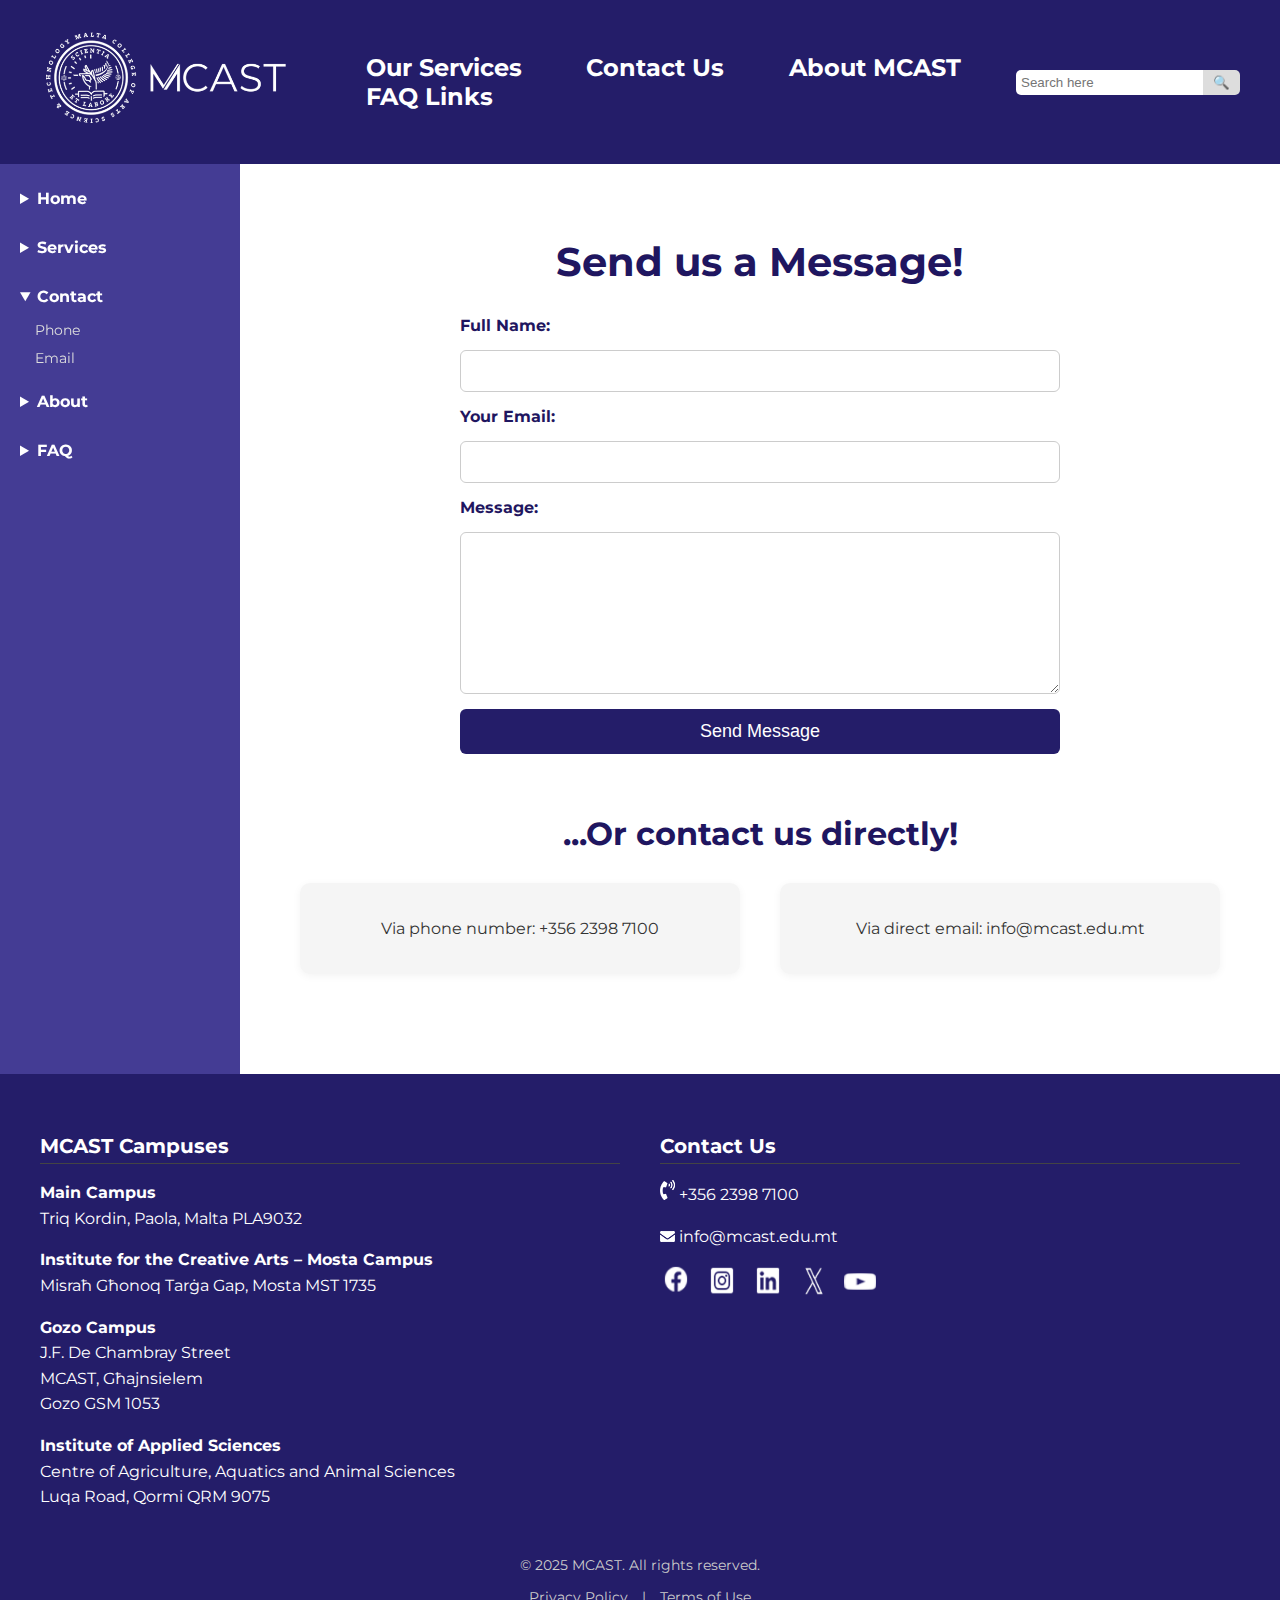
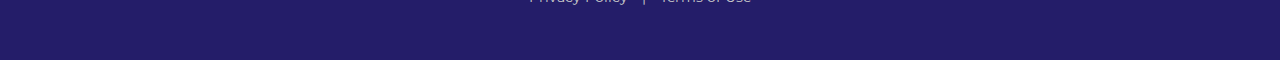
<file: Main/contact.html>
<!DOCTYPE html>
<html lang="en">
<head>
  <meta charset="UTF-8">
  <meta name="viewport" content="width=device-width, initial-scale=1.0">
  <title>MCAST - The Malta College of Arts, Science and Technology</title>
  <link rel="stylesheet" href="style.css">
  <link href="https://fonts.googleapis.com/css2?family=Montserrat&display=swap" rel="stylesheet">
</head>



<body>
  <header>
    <div class="top-bar">
      <div class="logo">
       <a href="index.html">
        <img src="/Main/assets/MCASTlogo.png" alt="MCAST Logo">
       </a>
      </div>
      
      <nav class="top-nav">
        <a href="services.html">Our Services</a>
        <a href="contact.html">Contact Us</a>
        <a href="about.html">About MCAST</a>
        <a href="faq.html">FAQ Links</a>
      </nav>
      <div class="search">
        <input type="text" placeholder="Search here">
        <button>🔍</button>
      </div>
    </div>
  </header>

<div class="container">
 <aside class="sidebar">
   <div class="sidebar-content">

  <details>
    <summary>Home</summary>
    <ul>
      <li><a href="index.html">Latest News</a></li>
      <li><a href="index.html">Events</a></li>
    </ul>
  </details>

  <details>
   <summary>Services</summary>
    <ul>
      <li><a href="services.html">Full-time courses</a></li>
      <li><a href="services.html">Part-time courses</a></li>
      <li><a href="services.html">Apprenticeships</a></li>
      <li><a href="services.html">ERASMUS + Projects and Mobility Office</a></li>
      <li><a href="services.html">Proper Guidance</a></li>
      <li><a href="services.html">Community Service</a></li>
      <li><a href="services.html">Stipends Office</a></li>
      <li><a href="services.html">Applying Online</a></li>
      <li><a href="services.html">More+</a></li>
   </ul>
 </details>

  <details open>
    <summary>Contact</summary>
    <ul>
      <li><a href="contact.html">Phone</a></li>
      <li><a href="contact.html">Email</a></li>
    </ul>
  </details>

  <details>
    <summary>About</summary>
    <ul>
      <li><a href="about.html">Our Mission</a></li>
      <li><a href="about.html">Our Team</a></li>
    </ul>
  </details>

  <details>
    <summary>FAQ</summary>
    <ul>
      <li><a href="faq.html">Stipends</a></li>
      <li><a href="faq.html">Applications</a></li>
      <li><a href="faq.html">FAQ list</a></li>
    </ul>
   </details>
  </div>
</aside>
    <main>
      <h2>Send us a Message!</h2>
      <form action="mailto:https://vle.mcast.edu.mt/mod/assign/view.php?id=67680" method="POST" enctype="text/plain" class="contact-form">
        <label for="name">Full Name:</label>
        <input type="text" id="name" name="name" required>

        <label for="email">Your Email:</label>
        <input type="email" id="email" name="email" required>

        <label for="message">Message:</label>
        <textarea id="message" name="message" rows="6" required></textarea>

        <button type="submit">Send Message</button>
      </form>

      <section class="info-section">
        <h2>...Or contact us directly!</h2>
        <div class="info-columns">
          <div class="info-column">
            <p>Via phone number: +356 2398 7100</p>
          </div>
          <div class="info-column">
            <p>Via direct email: info@mcast.edu.mt</p>
          </div>
        </div>
      </section>
    </main>
  </div>


<footer class="site-footer">
  <div class="footer-container">

    <div class="footer-column">
      <h3>MCAST Campuses</h3>
      <p><strong>Main Campus</strong><br>
      Triq Kordin, Paola, Malta PLA9032</p>

      <p><strong>Institute for the Creative Arts – Mosta Campus</strong><br>
      Misraħ Għonoq Tarġa Gap, Mosta MST 1735</p>

      <p><strong>Gozo Campus</strong><br>
      J.F. De Chambray Street<br>
      MCAST, Għajnsielem<br>
      Gozo GSM 1053</p>

      <p><strong>Institute of Applied Sciences</strong><br>
      Centre of Agriculture, Aquatics and Animal Sciences<br>
      Luqa Road, Qormi QRM 9075</p>
    </div>

    <div class="footer-column">
      <h3>Contact Us</h3>

      <p>
        <img src="/Main/assets/phone.png" alt="Phone" class="contact-icon">
        +356 2398 7100
      </p>

      <p>
        <img src="/Main/assets/envelope.png" alt="Email" class="contact-icon">
        info@mcast.edu.mt
      </p>

      <div class="footer-icons">
        <a href="https://www.facebook.com/mcastmt" target="_blank" rel="noopener">
         <img src="/Main/assets/Facebook.png" alt="Facebook">
        </a>
        <a href="https://www.instagram.com/mcast_malta" target="_blank" rel="noopener">
          <img src="/Main/assets/Instagram.png" alt="Instagram">
        </a>
        <a href="https://www.linkedin.com/school/mcast" target="_blank" rel="noopener">
          <img src="/Main/assets/LinkedIn.png" alt="LinkedIn">
        </a>
        <a href="https://twitter.com/MCAST_MT" target="_blank" rel="noopener">
          <img src="/Main/assets/Twitter-X.png" alt="Twitter-X">
        </a>
        <a href="https://www.youtube.com/@mcastmedia" target="_blank" rel="noopener">
          <img src="/Main/assets/Youtube.png" alt="Youtube">
        </a>

      </div>
    </div>

  </div>

  <div class="footer-bottom">
    <p>&copy; 2025 MCAST. All rights reserved.</p>
    <p><a href="#">Privacy Policy</a> | <a href="#">Terms of Use</a></p>
  </div>
</footer>

</body>
</html>
</file>
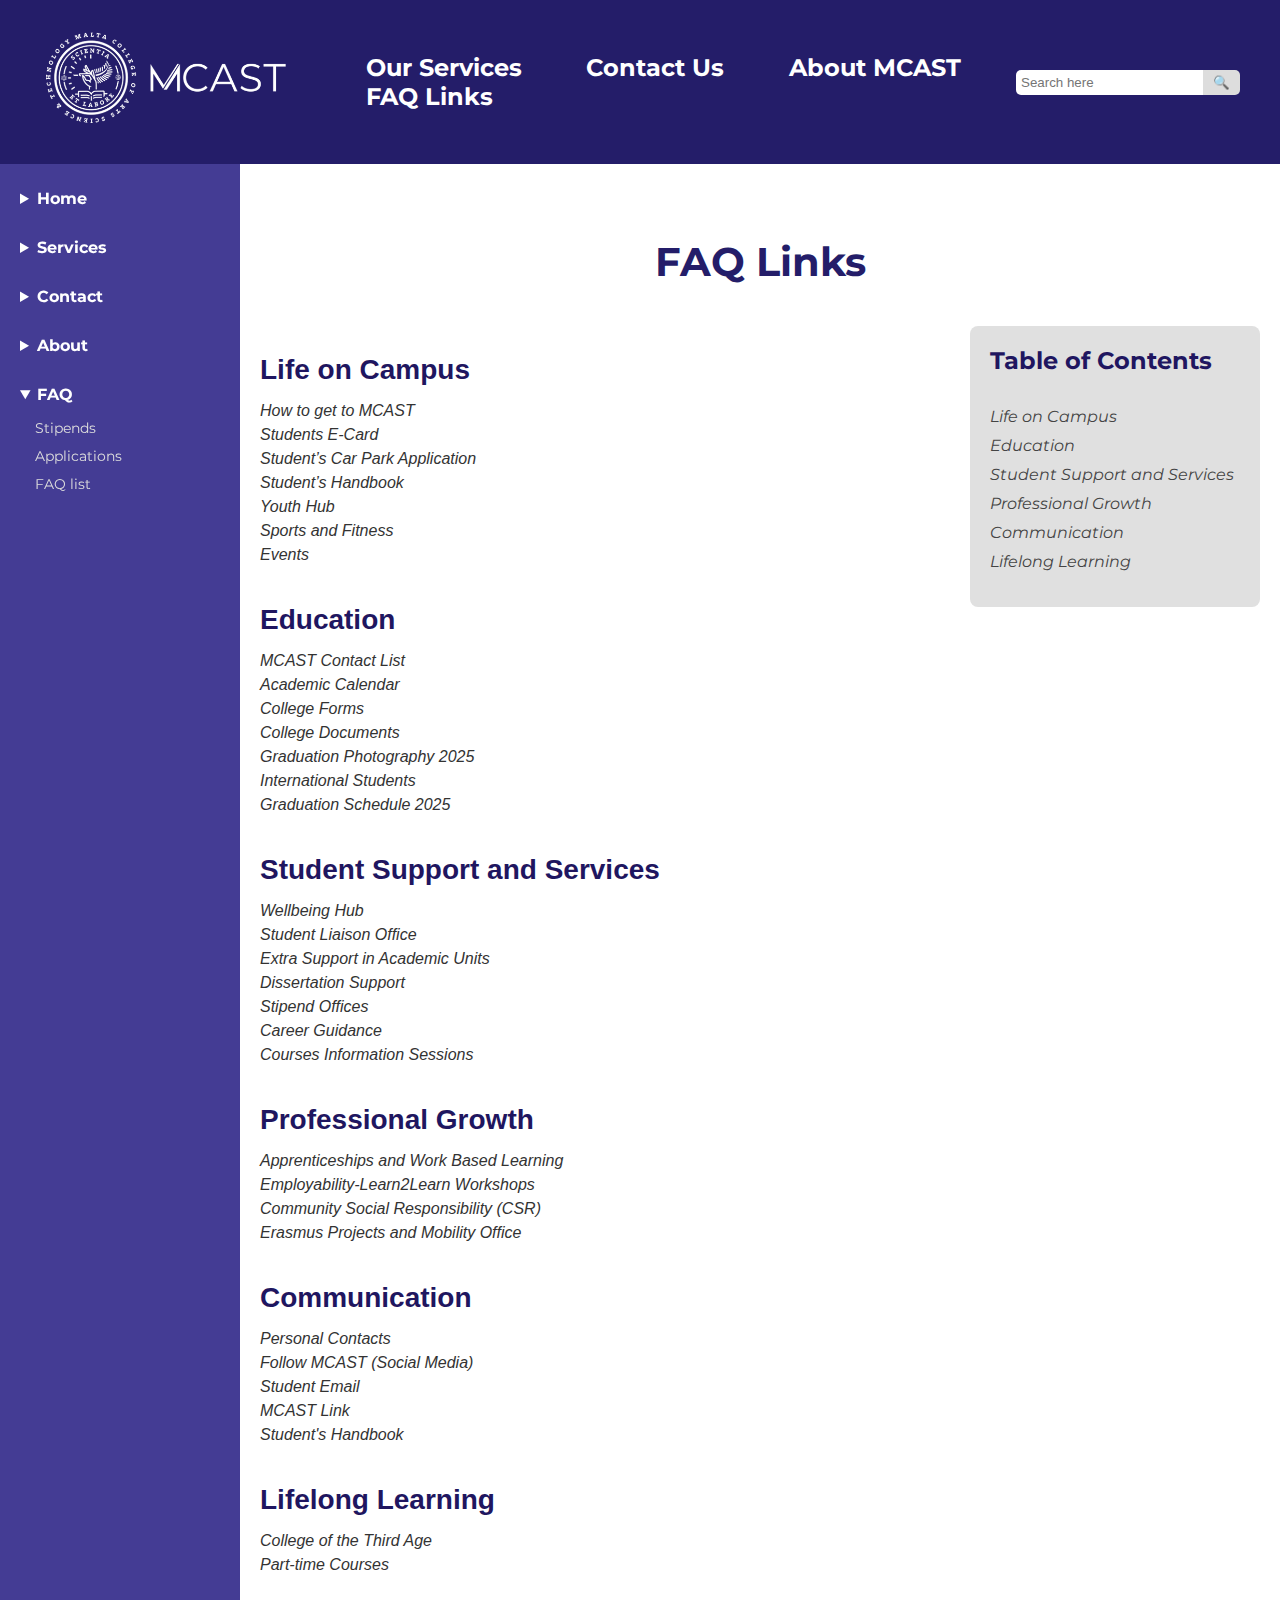
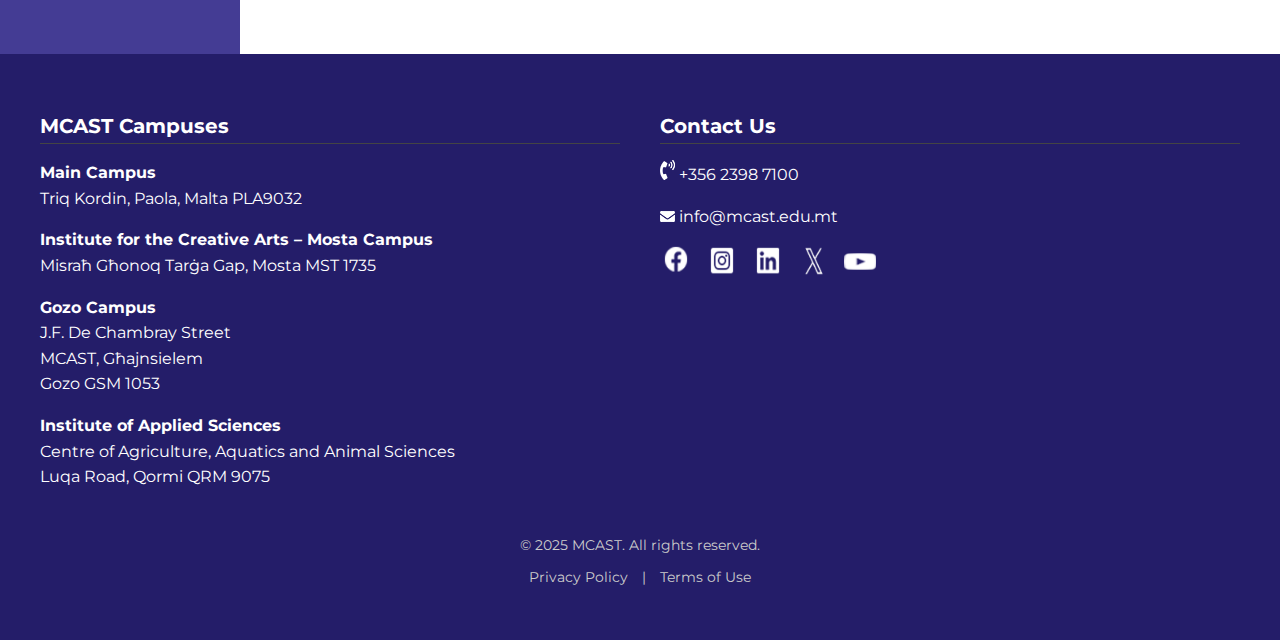
<file: Main/faq.html>
<!DOCTYPE html>
<html lang="en">
<head>
  <meta charset="UTF-8">
  <meta name="viewport" content="width=device-width, initial-scale=1.0">
  <title>MCAST - The Malta College of Arts, Science and Technology</title>
  <link rel="stylesheet" href="style.css">
  <link href="https://fonts.googleapis.com/css2?family=Montserrat&display=swap" rel="stylesheet">
</head>



<body>
  <header>
    <div class="top-bar">
      <div class="logo">
       <a href="index.html">
        <img src="assets/MCASTlogo.png" alt="MCAST Logo">
       </a>
      </div>
      
      <nav class="top-nav">
        <a href="services.html">Our Services</a>
        <a href="contact.html">Contact Us</a>
        <a href="about.html">About MCAST</a>
        <a href="faq.html">FAQ Links</a>
      </nav>
      <div class="search">
        <input type="text" placeholder="Search here">
        <button>🔍</button>
      </div>
    </div>
  </header>

<div class="container">
 <aside class="sidebar">
   <div class="sidebar-content">

  <details>
    <summary>Home</summary>
    <ul>
      <li><a href="index.html">Latest News</a></li>
      <li><a href="index.html">Events</a></li>
    </ul>
  </details>

  <details>
   <summary>Services</summary>
    <ul>
      <li><a href="services.html">Full-time courses</a></li>
      <li><a href="services.html">Part-time courses</a></li>
      <li><a href="services.html">Apprenticeships</a></li>
      <li><a href="services.html">ERASMUS + Projects and Mobility Office</a></li>
      <li><a href="services.html">Proper Guidance</a></li>
      <li><a href="services.html">Community Service</a></li>
      <li><a href="services.html">Stipends Office</a></li>
      <li><a href="services.html">Applying Online</a></li>
      <li><a href="services.html">More+</a></li>
   </ul>
 </details>

  <details>
    <summary>Contact</summary>
    <ul>
      <li><a href="contact.html">Phone</a></li>
      <li><a href="contact.html">Email</a></li>
    </ul>
  </details>

  <details>
    <summary>About</summary>
    <ul>
      <li><a href="about.html">Our Mission</a></li>
      <li><a href="about.html">Our Team</a></li>
    </ul>
  </details>

  <details open>
    <summary>FAQ</summary>
    <ul>
      <li><a href="faq.html">Stipends</a></li>
      <li><a href="faq.html">Applications</a></li>
      <li><a href="faq.html">FAQ list</a></li>
    </ul>
   </details>
  </div>
</aside>



<main class="faq-container">
  <h2 class="faq-header">FAQ Links</h2>

  <div class="faq-columns">

        <div class="faq-content">
      <section id="life">
        <h3>Life on Campus</h3>
        <ul>
          <li><a href="#">How to get to MCAST</a></li>
          <li><a href="#">Students E-Card</a></li>
          <li><a href="#">Student’s Car Park Application</a></li>
          <li><a href="#">Student’s Handbook</a></li>
          <li><a href="#">Youth Hub</a></li>
          <li><a href="#">Sports and Fitness</a></li>
          <li><a href="#">Events</a></li>
        </ul>
      </section>

      <section id="education">
        <h3>Education</h3>
        <ul>
          <li><a href="#">MCAST Contact List</a></li>
          <li><a href="#">Academic Calendar</a></li>
          <li><a href="#">College Forms</a></li>
          <li><a href="#">College Documents</a></li>
          <li><a href="#">Graduation Photography 2025</a></li>
          <li><a href="#">International Students</a></li>
          <li><a href="#">Graduation Schedule 2025</a></li>
        </ul>
      </section>

      <section id="support">
        <h3>Student Support and Services</h3>
        <ul>
          <li><a href="#">Wellbeing Hub</a></li>
          <li><a href="#">Student Liaison Office</a></li>
          <li><a href="#">Extra Support in Academic Units</a></li>
          <li><a href="#">Dissertation Support</a></li>
          <li><a href="#">Stipend Offices</a></li>
          <li><a href="#">Career Guidance</a></li>
          <li><a href="#">Courses Information Sessions</a></li>
        </ul>
      </section>

      <section id="growth">
        <h3>Professional Growth</h3>
        <ul>
          <li><a href="#">Apprenticeships and Work Based Learning</a></li>
          <li><a href="#">Employability-Learn2Learn Workshops</a></li>
          <li><a href="#">Community Social Responsibility (CSR)</a></li>
          <li><a href="#">Erasmus Projects and Mobility Office</a></li>
        </ul>
      </section>

      <section id="communication">
        <h3>Communication</h3>
        <ul>
          <li><a href="#">Personal Contacts</a></li>
          <li><a href="#">Follow MCAST (Social Media)</a></li>
          <li><a href="#">Student Email</a></li>
          <li><a href="#">MCAST Link</a></li>
          <li><a href="#">Student's Handbook</a></li>
        </ul>
      </section>

      <section id="lifelong">
        <h3>Lifelong Learning</h3>
        <ul>
          <li><a href="#">College of the Third Age</a></li>
          <li><a href="#">Part-time Courses</a></li>
        </ul>
      </section>
    </div>

    <aside class="faq-toc">
      <h4>Table of Contents</h4>
      <ul>
        <li><a href="#life">Life on Campus</a></li>
        <li><a href="#education">Education</a></li>
        <li><a href="#support">Student Support and Services</a></li>
        <li><a href="#growth">Professional Growth</a></li>
        <li><a href="#communication">Communication</a></li>
        <li><a href="#lifelong">Lifelong Learning</a></li>
      </ul>
    </aside>
  </div>
</main>
  </div>



<footer class="site-footer">
  <div class="footer-container">

    <div class="footer-column">
      <h3>MCAST Campuses</h3>
      <p><strong>Main Campus</strong><br>
      Triq Kordin, Paola, Malta PLA9032</p>

      <p><strong>Institute for the Creative Arts – Mosta Campus</strong><br>
      Misraħ Għonoq Tarġa Gap, Mosta MST 1735</p>

      <p><strong>Gozo Campus</strong><br>
      J.F. De Chambray Street<br>
      MCAST, Għajnsielem<br>
      Gozo GSM 1053</p>

      <p><strong>Institute of Applied Sciences</strong><br>
      Centre of Agriculture, Aquatics and Animal Sciences<br>
      Luqa Road, Qormi QRM 9075</p>
    </div>

    <div class="footer-column">
      <h3>Contact Us</h3>

      <p>
        <img src="assets/phone.png" alt="Phone" class="contact-icon">
        +356 2398 7100
      </p>

      <p>
        <img src="assets/envelope.png" alt="Email" class="contact-icon">
        info@mcast.edu.mt
      </p>

      <div class="footer-icons">
        <a href="https://www.facebook.com/mcastmt" target="_blank" rel="noopener">
         <img src="assets/Facebook.png" alt="Facebook">
        </a>
        <a href="https://www.instagram.com/mcast_malta" target="_blank" rel="noopener">
          <img src="assets/Instagram.png" alt="Instagram">
        </a>
        <a href="https://www.linkedin.com/school/mcast" target="_blank" rel="noopener">
          <img src="assets/LinkedIn.png" alt="LinkedIn">
        </a>
        <a href="https://twitter.com/MCAST_MT" target="_blank" rel="noopener">
          <img src="assets/Twitter-X.png" alt="Twitter-X">
        </a>
        <a href="https://www.youtube.com/@mcastmedia" target="_blank" rel="noopener">
          <img src="assets/Youtube.png" alt="Youtube">
        </a>

      </div>
    </div>
  </div>

  <div class="footer-bottom">
    <p>&copy; 2025 MCAST. All rights reserved.</p>
    <p><a href="#">Privacy Policy</a> | <a href="#">Terms of Use</a></p>
  </div>
</footer>



</body>
</html>
</file>
<file: style.css>
body {
  margin: 0;
  font-family: 'Segoe UI', Tahoma, sans-serif;
  color: #1c1c1c;
}

header {
  background-color: #241D69;
  color: white;
  padding: 20px 20px;
}

.top-bar {
  display: flex;
  align-items: center;
  justify-content: space-between;
  padding: 10px 20px;
}

.logo {
  display: flex;
  align-items: center;
}

.logo img {
  height: 100px;
  margin-right: 10px;
}

.top-nav a {
  color: white;
  text-decoration: none;
  margin: 0 30px;
  font-size: 24px;
  font-family: 'Montserrat', sans-serif;
  font-weight: bold;
  position: relative;
}

.top-nav a::after {
  content: "";
  position: absolute;
  bottom: -5px;
  left: 0;
  height: 2px;
  width: 0;
  background-color: white;
  transition: width 0.3s ease;
}

.top-nav a:hover::after {
  width: 100%;
}


.search {
  display: flex;
  align-items: center;
}

.search input {
  padding: 5px;
  border: none;
  border-radius: 5px 0 0 5px;
  outline: none;
}

.search button {
  padding: 5px 10px;
  background-color: #ddd;
  border: none;
  border-radius: 0 5px 5px 0;
  cursor: pointer;
}

.container {
  display: flex;
  align-items: stretch;
  min-height: 100vh;
  width: 100%;
}

.sidebar {
  width: 200px;
  background-color: #443C94;
  color: white;
  padding: 20px;
  position: relative;
}

.sidebar-content {
  position: sticky;
  top: 20px;
  overflow-y: auto;
  max-height: calc(100vh - 20px);
  font-family: 'Montserrat'; 
}


.menu-section {
  margin-bottom: 30px;
}

.menu-section h3 {
  font-size: 18px;
  margin-bottom: 10px;
}

.sidebar details {
  margin-bottom: 20px;
}

.sidebar summary {
  cursor: pointer;
  font-size: 16px;
  font-weight: bold;
  padding: 5px 0;
  color: #fff;
}


.sidebar ul li {
  font-size: 14px;
  margin: 5px 0;
  cursor: pointer;
  color: #ddd;
  margin-bottom: 10px;
}


.sidebar ul {
  list-style: none;
  padding: 0;
  list-style: none;
  margin: 10px 0 0 15px;
}

.sidebar li {
  font-size: 14px;
  margin: 8px 0;
  cursor: pointer;
}

.sidebar a {
  color: inherit;
  text-decoration: none;
  display: inline-block;
  width: 100%;
}

main {
  flex-grow: 1;
  padding: 40px;
  background-color: white;
}

main h2 {
  font-size: 40px;
  font-family: 'Montserrat', sans-serif;
  font-weight: bold;
  color: #1f1660;
  margin-bottom: 30px;
  text-align: center;
}

.card-grid {
  display: grid;
  grid-template-columns: repeat(3, 1fr);
  gap: 60px;
  padding-top: 10px;
}

.content-section {
  margin: 60px auto;
  max-width: 1200px;
}

.content-section h2 {
  font-size: 36px;
  text-align: center;
  font-family: 'Montserrat', sans-serif;
  margin-bottom: 20px;
  color: #1f1660;
}

.scroll-wrapper {
  display: flex;
  align-items: center;
  gap: 10px;
  padding: 0 10px;
}

.scroll-container {
  display: flex;
  overflow-x: auto;
  scroll-behavior: smooth;
  gap: 30px;
  scroll-snap-type: x mandatory;
  scroll-padding: 10px;
  -webkit-overflow-scrolling: touch;
}

.scroll-item {
  flex: 0 0 auto;
  width: 400px;
  text-align: center;
  scroll-snap-align: start;
  display: flex;
  flex-direction: column;
  align-items: center;
}

.image-placeholder {
  width: 100%;
  height: 250px;
  background-color: #ccc;
  position: relative;
  border: 2px solid #444;
}

.image-placeholder::before,
.image-placeholder::after {
  content: '';
  position: absolute;
  width: 100%;
  height: 2px;
  background: #000;
  top: 50%;
  left: 0;
  transform: rotate(45deg);
}

.image-placeholder::after {
  transform: rotate(-45deg);
}

.caption {
  margin-top: 10px;
  font-size: 16px;
  font-family: 'Montserrat', sans-serif;
  text-align: center;
}

.no-scrollbar {
  scrollbar-width: none;
  -ms-overflow-style: none;
}

.no-scrollbar::-webkit-scrollbar {
  display: none;
}

.fake-arrow {
  font-size: 36px;
  color: #888;
  user-select: none;
  pointer-events: none;
  padding: 0 10px;
}

.scroll-arrow {
  background: #241D69;
  color: white;
  border: none;
  font-size: 32px;
  padding: 10px;
  cursor: pointer;
  z-index: 1;
  position: absolute;
  top: 50%;
  transform: translateY(-50%);
  transition: background-color 0.3s;
}

.scroll-arrow.left {
  left: 0;
}

.scroll-arrow.right {
  right: 0;
}

.scroll-arrow:hover {
  background: #443C94;
}


.grid-section {
  display: flex;
  justify-content: center;
  gap: 40px;
  flex-wrap: wrap;
}

.grid-item {
  text-align: center;
  max-width: 300px;
}

.image-placeholder {
  width: 260px;
  height: 180px;
  background-color: #ccc;
  border: 2px solid #e3e3e3;
  position: relative;
}

.image-placeholder::before,
.image-placeholder::after {
  content: '';
  position: absolute;
  width: 100%;
  height: 2px;
  background: #000;
  top: 50%;
  left: 0;
  transform: rotate(45deg);
}

.image-placeholder::after {
  transform: rotate(-45deg);
}

.scroll-image {
  width: 100%;
  height: 250px;
  object-fit: cover;
  border: 2px solid #e3e3e3;
  border-radius: 4px;
}

.caption {
  margin-top: 10px;
  font-size: 16px;
  color: #333;
  font-family: 'Montserrat', sans-serif;
}


.card {
  aspect-ratio: 1 / 1;       
  background-color: #3495E0;
  color: white;
  font-weight: bold;
  font-size: 32px;
  font-family: 'Montserrat', sans-serif;
  padding: 20px;
  text-align: center;
  border-radius: 8px;
  cursor: pointer;
  transition: background-color 0.3s ease;
  width:260px;
  height:260px;
  display: flex;
  justify-content: center;
  align-items: center;
}

.card:hover {
  background-color: #0773c5;
}

.site-footer {
  background-color: #241D69;
  color: white;
  padding: 40px 20px;
  font-family: 'Montserrat', sans-serif;
}

.footer-container {
  display: flex;
  justify-content: space-between;
  flex-wrap: wrap;
  max-width: 1200px;
  margin: 0 auto 30px auto;
  gap: 40px;
}

.footer-column {
  flex: 1 1 45%;
  min-width: 250px;
}

.footer-column h3 {
  font-size: 20px;
  margin-bottom: 15px;
  border-bottom: 1px solid #444;
  padding-bottom: 5px;
}

.footer-column p {
  line-height: 1.6;
}

.footer-icons {
  margin-top: 15px;
}

.footer-icons a {
  margin-right: 10px;
  display: inline-block;
}

.footer-icons img {
  width: 32px;
  height: 32px;
  transition: transform 0.2s ease;
}

.footer-icons img:hover {
  transform: scale(1.1);
}

.footer-bottom {
  text-align: center;
  font-size: 14px;
  color: #ccc;
}

.footer-bottom a {
  color: #ccc;
  text-decoration: none;
  margin: 0 10px;
}

.footer-bottom a:hover {
  color: white;
}

@media (max-width: 768px) {
  .footer-container {
    flex-direction: column;
    align-items: center;
  }

  .footer-column {
    width: 100%;
    text-align: center;
  }

  .footer-icons {
    justify-content: center;
  }
}

.contact-form {
  max-width: 600px;
  margin: 0 auto 60px auto;
  display: flex;
  flex-direction: column;
  gap: 15px;
  font-family: 'Montserrat', sans-serif;
}

.contact-form label {
  font-weight: bold;
  color: #1f1660;
}

.contact-form input,
.contact-form textarea {
  padding: 8px;
  font-size: 20px;
  border: 1px solid #ccc;
  border-radius: 6px;
  font-family: 'Montserrat', sans-serif;
}

.contact-form button {
  padding: 12px;
  background-color: #241D69;
  color: white;
  border: none;
  border-radius: 6px;
  cursor: pointer;
  font-size: 18px;
  transition: background-color 0.3s ease;
}

.contact-form button:hover {
  background-color: #443C94;
}

.info-section {
  max-width: 1000px;
  margin: 0 auto 60px auto;
  padding: 0 20px;
  text-align: center;
}

.info-section h2 {
  font-size: 32px;
  color: #1f1660;
  font-family: 'Montserrat', sans-serif;
  margin-bottom: 30px;
}

.info-columns {
  display: flex;
  flex-wrap: wrap;
  gap: 40px;
  justify-content: center;
}

.info-column {
  flex: 1 1 400px;
  background-color: #f5f5f5;
  padding: 20px;
  border-radius: 10px;
  font-family: 'Montserrat', sans-serif;
  color: #333;
  box-shadow: 0 2px 8px rgba(0, 0, 0, 0.05);
}

@media (max-width: 768px) {
  .info-columns {
    flex-direction: column;
  }
}

.about-intro {
  max-width: 800px;
  margin: 0 auto 60px auto;
  padding: 0 20px;
  font-family: 'Montserrat', sans-serif;
}

.about-intro h2 {
  color: #1f1660;
  margin-bottom: 40px;
  font-style: bold;
}

.about-intro p {
  font-size: 16px;
  line-height: 1.6;
  color: #333;
}

.team-section {
  max-width: 1000px;
  margin: 0 auto 60px auto;
  padding: 0 20px;
  font-family: 'Montserrat', sans-serif;
}

.team-section h2 {
  text-align: center;
  color: #1f1660;
  margin-bottom: 40px;
}

.team-member {
  display: flex;
  align-items: center;
  gap: 20px;
  margin-bottom: 40px;
  flex-wrap: wrap;
}

.team-member img {
  width: 200px;
  height: 250px;
  object-fit: cover;
  border-radius: 8px;
  box-shadow: 0 4px 10px rgba(0, 0, 0, 0.1);
}

.team-member p {
  flex: 1;
  font-size: 15px;
  color: #444;
  line-height: 1.5;
}

@media (max-width: 768px) {
  .team-member {
    flex-direction: column;
    text-align: center;
  }

  .team-member img {
    margin-bottom: 10px;
  }
}

.team-member .member-info {
  flex: 1;
}

.team-member h4 {
  margin: 0 0 8px 0;
  font-size: 16px;
  color: #1f1660;
  font-weight: 600;
}

.team-info h4 {
  font-size: 1rem;
  color: #333;
  margin-bottom: 0.2em;
  font-weight: 600;
}
</file>
<file: Main/style.css>
body {
  margin: 0;
  font-family: 'Segoe UI', Tahoma, sans-serif;
  color: #1c1c1c;
}

header {
  background-color: #241D69;
  color: white;
  padding: 20px 20px;
}

.top-bar {
  display: flex;
  align-items: center;
  justify-content: space-between;
  padding: 10px 20px;
}

.logo {
  display: flex;
  align-items: center;
}

.logo img {
  height: 100px;
  margin-right: 10px;
}

.top-nav a {
  color: white;
  text-decoration: none;
  margin: 0 30px;
  font-size: 24px;
  font-family: 'Montserrat', sans-serif;
  font-weight: bold;
  position: relative;
}

.top-nav a::after {
  content: "";
  position: absolute;
  bottom: -5px;
  left: 0;
  height: 2px;
  width: 0;
  background-color: white;
  transition: width 0.3s ease;
}

.top-nav a:hover::after {
  width: 100%;
}


.search {
  display: flex;
  align-items: center;
}

.search input {
  padding: 5px;
  border: none;
  border-radius: 5px 0 0 5px;
  outline: none;
}

.search button {
  padding: 5px 10px;
  background-color: #ddd;
  border: none;
  border-radius: 0 5px 5px 0;
  cursor: pointer;
}

.container {
  display: flex;
  align-items: stretch;
  min-height: 100vh;
  width: 100%;
}

.sidebar {
  width: 200px;
  background-color: #443C94;
  color: white;
  padding: 20px;
  position: relative;
}

.sidebar-content {
  position: sticky;
  top: 20px;
  overflow-y: auto;
  max-height: calc(100vh - 20px);
  font-family: 'Montserrat'; 
}


.menu-section {
  margin-bottom: 30px;
}

.menu-section h3 {
  font-size: 18px;
  margin-bottom: 10px;
}

.sidebar details {
  margin-bottom: 20px;
}

.sidebar summary {
  cursor: pointer;
  font-size: 16px;
  font-weight: bold;
  padding: 5px 0;
  color: #fff;
}


.sidebar ul li {
  font-size: 14px;
  margin: 5px 0;
  cursor: pointer;
  color: #ddd;
  margin-bottom: 10px;
}


.sidebar ul {
  list-style: none;
  padding: 0;
  list-style: none;
  margin: 10px 0 0 15px;
}

.sidebar li {
  font-size: 14px;
  margin: 8px 0;
  cursor: pointer;
}

.sidebar a {
  color: inherit;
  text-decoration: none;
  display: inline-block;
  width: 100%;
}

main {
  flex-grow: 1;
  padding: 40px;
  background-color: white;
}

main h2 {
  font-size: 40px;
  font-family: 'Montserrat', sans-serif;
  font-weight: bold;
  color: #1f1660;
  margin-bottom: 30px;
  text-align: center;
}

.card-grid {
  display: grid;
  grid-template-columns: repeat(3, 1fr);
  gap: 60px;
  padding-top: 10px;
}

.content-section {
  margin: 60px auto;
  max-width: 1200px;
}

.content-section h2 {
  font-size: 36px;
  text-align: center;
  font-family: 'Montserrat', sans-serif;
  margin-bottom: 20px;
  color: #1f1660;
}

.scroll-wrapper {
  display: flex;
  align-items: center;
  gap: 10px;
  padding: 0 10px;
}

.scroll-container {
  display: flex;
  overflow-x: auto;
  scroll-behavior: smooth;
  gap: 30px;
  scroll-snap-type: x mandatory;
  scroll-padding: 10px;
}

.scroll-item {
  flex: 0 0 auto;
  width: 400px;
  text-align: center;
  scroll-snap-align: start;
  display: flex;
  flex-direction: column;
  align-items: center;
}

.image-placeholder {
  width: 100%;
  height: 250px;
  background-color: #ccc;
  position: relative;
  border: 2px solid #444;
}

.image-placeholder::before,
.image-placeholder::after {
  content: '';
  position: absolute;
  width: 100%;
  height: 2px;
  background: #000;
  top: 50%;
  left: 0;
  transform: rotate(45deg);
}

.image-placeholder::after {
  transform: rotate(-45deg);
}

.caption {
  margin-top: 10px;
  font-size: 16px;
  font-family: 'Montserrat', sans-serif;
  text-align: center;
}

.no-scrollbar {
  scrollbar-width: none;
}

.fake-arrow {
  font-size: 36px;
  color: #888;
  user-select: none;
  pointer-events: none;
  padding: 0 10px;
}

.scroll-arrow {
  background: #241D69;
  color: white;
  border: none;
  font-size: 32px;
  padding: 10px;
  cursor: pointer;
  z-index: 1;
  position: absolute;
  top: 50%;
  transform: translateY(-50%);
  transition: background-color 0.3s;
}

.scroll-arrow.left {
  left: 0;
}

.scroll-arrow.right {
  right: 0;
}

.scroll-arrow:hover {
  background: #443C94;
}


.grid-section {
  display: flex;
  justify-content: center;
  gap: 40px;
  flex-wrap: wrap;
}

.grid-item {
  text-align: center;
  max-width: 300px;
}

.image-placeholder {
  width: 260px;
  height: 180px;
  background-color: #ccc;
  border: 2px solid #e3e3e3;
  position: relative;
}

.image-placeholder::before,
.image-placeholder::after {
  content: '';
  position: absolute;
  width: 100%;
  height: 2px;
  background: #000;
  top: 50%;
  left: 0;
  transform: rotate(45deg);
}

.image-placeholder::after {
  transform: rotate(-45deg);
}

.scroll-image {
  width: 100%;
  height: 250px;
  object-fit: cover;
  border: 2px solid #e3e3e3;
  border-radius: 4px;
}

.caption {
  margin-top: 10px;
  font-size: 16px;
  color: #333;
  font-family: 'Montserrat', sans-serif;
}


.card {
  aspect-ratio: 1 / 1;       
  background-color: #3495E0;
  color: white;
  font-weight: bold;
  font-size: 32px;
  font-family: 'Montserrat', sans-serif;
  padding: 20px;
  text-align: center;
  border-radius: 8px;
  cursor: pointer;
  transition: background-color 0.3s ease;
  width:260px;
  height:260px;
  display: flex;
  justify-content: center;
  align-items: center;
}

.card:hover {
  background-color: #0773c5;
}

.site-footer {
  background-color: #241D69;
  color: white;
  padding: 40px 20px;
  font-family: 'Montserrat', sans-serif;
}

.footer-container {
  display: flex;
  justify-content: space-between;
  flex-wrap: wrap;
  max-width: 1200px;
  margin: 0 auto 30px auto;
  gap: 40px;
}

.footer-column {
  flex: 1 1 45%;
  min-width: 250px;
}

.footer-column h3 {
  font-size: 20px;
  margin-bottom: 15px;
  border-bottom: 1px solid #444;
  padding-bottom: 5px;
}

.footer-column p {
  line-height: 1.6;
}

.footer-icons {
  margin-top: 15px;
}

.footer-icons a {
  margin-right: 10px;
  display: inline-block;
}

.footer-icons img {
  width: 32px;
  height: 32px;
  transition: transform 0.2s ease;
}

.footer-icons img:hover {
  transform: scale(1.1);
}

.footer-bottom {
  text-align: center;
  font-size: 14px;
  color: #ccc;
}

.footer-bottom a {
  color: #ccc;
  text-decoration: none;
  margin: 0 10px;
}

.footer-bottom a:hover {
  color: white;
}

@media (max-width: 768px) {
  .footer-container {
    flex-direction: column;
    align-items: center;
  }

  .footer-column {
    width: 100%;
    text-align: center;
  }

  .footer-icons {
    justify-content: center;
  }
}

.contact-form {
  max-width: 600px;
  margin: 0 auto 60px auto;
  display: flex;
  flex-direction: column;
  gap: 15px;
  font-family: 'Montserrat', sans-serif;
}

.contact-form label {
  font-weight: bold;
  color: #1f1660;
}

.contact-form input,
.contact-form textarea {
  padding: 8px;
  font-size: 20px;
  border: 1px solid #ccc;
  border-radius: 6px;
  font-family: 'Montserrat', sans-serif;
}

.contact-form button {
  padding: 12px;
  background-color: #241D69;
  color: white;
  border: none;
  border-radius: 6px;
  cursor: pointer;
  font-size: 18px;
  transition: background-color 0.3s ease;
}

.contact-form button:hover {
  background-color: #443C94;
}

.info-section {
  max-width: 1000px;
  margin: 0 auto 60px auto;
  padding: 0 20px;
  text-align: center;
}

.info-section h2 {
  font-size: 32px;
  color: #1f1660;
  font-family: 'Montserrat', sans-serif;
  margin-bottom: 30px;
}

.info-columns {
  display: flex;
  flex-wrap: wrap;
  gap: 40px;
  justify-content: center;
}

.info-column {
  flex: 1 1 400px;
  background-color: #f5f5f5;
  padding: 20px;
  border-radius: 10px;
  font-family: 'Montserrat', sans-serif;
  color: #333;
  box-shadow: 0 2px 8px rgba(0, 0, 0, 0.05);
}

@media (max-width: 768px) {
  .info-columns {
    flex-direction: column;
  }
}

.about-intro {
  max-width: 800px;
  margin: 0 auto 60px auto;
  padding: 0 20px;
  font-family: 'Montserrat', sans-serif;
}

.about-intro h2 {
  color: #1f1660;
  margin-bottom: 40px;
  font-weight: bold;
}

.about-intro p {
  font-size: 16px;
  line-height: 1.6;
  color: #333;
}

.team-section {
  max-width: 1000px;
  margin: 0 auto 60px auto;
  padding: 0 20px;
  font-family: 'Montserrat', sans-serif;
}

.team-section h2 {
  text-align: center;
  color: #1f1660;
  margin-bottom: 40px;
}

.team-member {
  display: flex;
  align-items: center;
  gap: 20px;
  margin-bottom: 40px;
  flex-wrap: wrap;
}

.team-member img {
  width: 200px;
  height: 250px;
  object-fit: cover;
  border-radius: 8px;
  box-shadow: 0 4px 10px rgba(0, 0, 0, 0.1);
}

.team-member p {
  flex: 1;
  font-size: 15px;
  color: #444;
  line-height: 1.5;
}

@media (max-width: 768px) {
  .team-member {
    flex-direction: column;
    text-align: center;
  }

  .team-member img {
    margin-bottom: 10px;
  }
}

.team-member .member-info {
  flex: 1;
}

.team-member h4 {
  margin: 0 0 8px 0;
  font-size: 16px;
  color: #1f1660;
  font-weight: 600;
}

.team-info h4 {
  font-size: 1rem;
  color: #333;
  margin-bottom: 0.2em;
  font-weight: 600;
}

.faq-container {
  max-width: 1200px;
  margin: 0 auto;
  padding: 40px 20px;
}

.faq-header {
  text-align: center;
  font-size: 40px;
  margin-bottom: 40px;
  color: #241D69;
  font-family: 'Montserrat', sans-serif;
}

.faq-columns {
  display: flex;
  gap: 40px;
  align-items: flex-start;
  flex-wrap: nowrap;
}

.faq-toc {
  flex: 0 0 250px;
  background-color: #e0e0e0;
  padding: 20px;
  border-radius: 8px;
  font-family: 'Montserrat', sans-serif;
}

.faq-toc h4 {
  margin-top: 0;
  font-size: 24px;
  color: #1f1660;
}

.faq-toc ul {
  list-style-type: none;
  padding-left: 0;
}

.faq-toc li {
  margin: 10px 0;
}

.faq-toc a {
  font-style: italic;
  text-decoration: none;
  color: #444;
}

.faq-toc a:hover {
  color: #241D69;
}

.faq-content {
  flex: 1;
}

.faq-content section {
  margin-bottom: 40px;
}

.faq-content h3 {
  font-size: 28px;
  color: #1f1660;
  margin-bottom: 10px;
}

.faq-content ul {
  list-style: none;
  padding-left: 0;
}

.faq-content li {
  margin: 6px 0;
}

.faq-content a {
  font-style: italic;
  text-decoration: none;
  color: #333;
  transition: color 0.2s;
}

.faq-content a:hover {
  color: #241D69;
  text-decoration: underline;
}
</file>
<file: assignment.css>
/****************************** CSS RESET ******************************/
* {
    box-sizing: border-box; /*So HTML will behave */

    margin: 0;
    padding: 0;
}

/****************************** GENERIC ELEMENTS ******************************/
body{
    background-color: #ffffff;

    font-family: Montserrat, Arial, sans-serif;

    line-height: 1.6;

    min-height: 150vh;
}

hr {
    border: none;

    /* Values: Size Width Color */
    border-top: 1px solid #ebebeb;

    margin-top: 50px !important;
    margin-bottom: 50px !important;
}

/****************************** INTRO SCREEN ******************************/
.intro{
    background-image: url(background.jpg);
    background-size: cover;
    background-position: center;
    background-attachment: fixed;

    width: 100vw; /* vw -Viewport width*/
    width: auto; /* 100vw is causing a small issue */

    height: 75vh; /*vh- Viewport height*/

    display: flex;

    position: relative;
    z-index: 1010;
}

.intro-narrow {
    height: 75vh;
    z-index:900;
}

.intro-container {
    background-color: rgba(0, 0, 0, 0.5);
    color: #ffffff;

    box-shadow: 0 0 10px rgba(0, 0, 0, 0.5);
    /* properties: X Y Radius Color */

    width: 15%;

    align-self: center;
    text-align:20px;
    text-align:center;

    padding:20px;
    margin:auto;

}

.intro h1 {
    font-weight: normal;
    text-transform: uppercase;
    
    letter-spacing: 2px;
    
}

.intro p {
    line-height: 2;
}

/****************************** CARDS ******************************/
.card {
    display: block; /*Turns the link into a box */

    color: #000000;
    text-decoration: none;
}

.card-image {
    height: 500px;
    overflow: hidden; /* Hides the excess content */
}

.card-image img {
    display: block;

    width: 100%;
    height: 100%;
    object-fit: cover;

    transition-property: transform;
    /* only transform will animate*/
    transition-duration: 1s;
    transition-timing-function: ease-out;
}

.card h2 {
    margin-top: 20px;
    margin-bottom: 50px;

    font-size: 1.2em; /*1.2x default font size */
}

/*
    Change the image when we hover over the link
 */
.card:hover img {
    transform: scale(1.2);

    transition-duration: 10s;
    transition-timing-function: linear;
}

/****************************** CONTAINER ******************************/

.container {
    max-width: 1280px;
    
    margin:auto;
}

/****************************** GRID LAYOUT ******************************/

.row {
    display:flex;
    flex-wrap: wrap;

    gap: 50px;
}

.one-column .card {
    width:100%
}

.two-columns .card {
    width: calc((100% - 50px) / 2);
}

.three-columns .card {
    width: calc((100% - 100px) / 3);
}

/****************************** MAIN CONTENT ******************************/
.main-content {
    margin-top: 100px;
}

.content-narrow {
    width: 50%;
    min-width: 640px;
    font-size: larger;

    /*REMINDER: Centers things horizontally */
    margin: auto;
}

.vertical-title {
    font-size: 0.9em;
    text-transform: uppercase;
    letter-spacing: 2px;

    transform-origin: 0 0; /* rotate from th top left */
    transform: rotate(90deg) translateY(5px);

    position: absolute;
}

/****************************** FOOTER ******************************/

.website-footer {
    background-color: #e9e9e9;
    padding: 50px;

}

.website-footer .container {
    display: flex;
    flex-wrap: wrap;
}

.website-footer .summary {
    width: 33%;
}

.footer-links {
    list-style: none;

    margin-left: auto;

    columns: 3;
    gap:50px;
}

.footer-item {
    margin-bottom: 10px;
}

.footer-link {
    color: #000;
    text-decoration: none;
}

.website-footer .copyright {
    width: 100%;

    margin-top: 50px;

    text-align: right;
}

/****************************** NAVIGATION ******************************/

.navbar {
    background-color: white;
    border-color: rgb(175, 175, 175);
    border-style: solid;
    /* cancels out all borders */
    border-width: 0;
    border-bottom-width: 1px;

    position: fixed;
    top: 0;
    left: 0;
    width: 100%;

    z-index: 2000;
}

.navbar .container {
    display: flex;
    justify-content: space-between;
}

.navbar a{
    color: #000;
    text-decoration: none;
    display: block;
}

.navbar-brand {
    font-family:Cardo, Georgia, 'Times New Roman', Times, serif;
    font-weight: bold;

    /*scales the font by 150% of the original size */
    font-size: 1.5em;

    align-content:center;
}

.navbar-nav {
    list-style: none;
    display: flex;
}

.navbar-nav .nav-item {
    margin-left: 10px;
}

.navbar-nav .nav-link {
    /*this means top/bottom left/right*/
    padding: 30px 20px;
}

/****************************** STORY ******************************/
.story-header h1 {
    font-size: 2em;
    margin-bottom: 25px;
    text-align: center;
}

.story-header p {
    font-size: 1.5em;
    font-family:Cardo, Georgia, 'Times New Roman', Times, serif;
    font-style:italic;
    line-height: 1.2;
}

.story-header .byline {
    margin-top:10px;
}

/* Targets EVERYTHING inside class="byline" */
.story-header .byline * {
    display: inline;
    font-style: normal;
}

/* A coma helps apply the same CSS to different elements */
.story-content p, .story-content .row, .story-content h1 {
    margin-bottom: 50px;
    text-align: center;
   
}

.story-footer {
    background-color: #f0f0f0;

    margin: 50px auto;
    padding: 100px 50px;
}

.story-footer p {
    margin-bottom: 25px;
    text-align: center;
}

.social-links {
    display: flex;
    justify-content: center;
}

.social-icon {
    background-color: #e0e0e0;

    display: block;

    padding: 10px;
    margin: 10px;

    transition-property: fill;
    transition-duration: 0.15s;
}

.social-icon svg {
    display: block;

    font-size: 24px;

    width: 1em;
    height: 1em;
}

.social-icon:hover {
    background-color: #000;
}

.social-icon:hover svg {
    fill: #fff;
}

.row-four-columns {
    
    display:flex;

    gap: 50px;
}

.one-column .card {
    width:100%
}

.two-columns .card {
    width: calc((100% - 50px) / 2);
}

.three-columns .card {
    width: calc((100% - 100px) / 3);
}

.row-four-columns .card {
    width: calc((100% - 100px) / 4);
}


/***************************CONTACT FORM*****************/

/* Style inputs with type="text", select elements and textareas */
input[type=text], input[type=email], select, textarea {
    width: 100%; /* Full width */
    padding: 12px; /* Some padding */
    border: 1px solid #ccc; /* Gray border */
    border-radius: 4px; /* Rounded borders */
    box-sizing: border-box; /* Make sure that padding and width stays in place */
    margin-top: 6px; /* Add a top margin */
    margin-bottom: 16px; /* Bottom margin */
    resize: vertical; /* Allow the user to vertically resize the textarea (not horizontally) */
    }
    
    /* Style the submit button with a specific background color etc */
    input[type=submit] {
    background-color: #04AA6D;
    color: white;
    padding: 12px 20px;
    border: none;
    border-radius: 4px;
    cursor: pointer;
    }
    
    /* When moving the mouse over the submit button, add a darker green color */
    input[type=submit]:hover {
    background-color: #098254;
    transform: scale(1.05);

    transition-duration: 0.2s;
    transition-timing-function: linear;
    }
 
    
    /* Add a background color and some padding around the form */
    container {
    text-align: center;
    border-radius: 5px;
    background-color: #f6f6f6;
    padding: 20px;
    }
</file>
